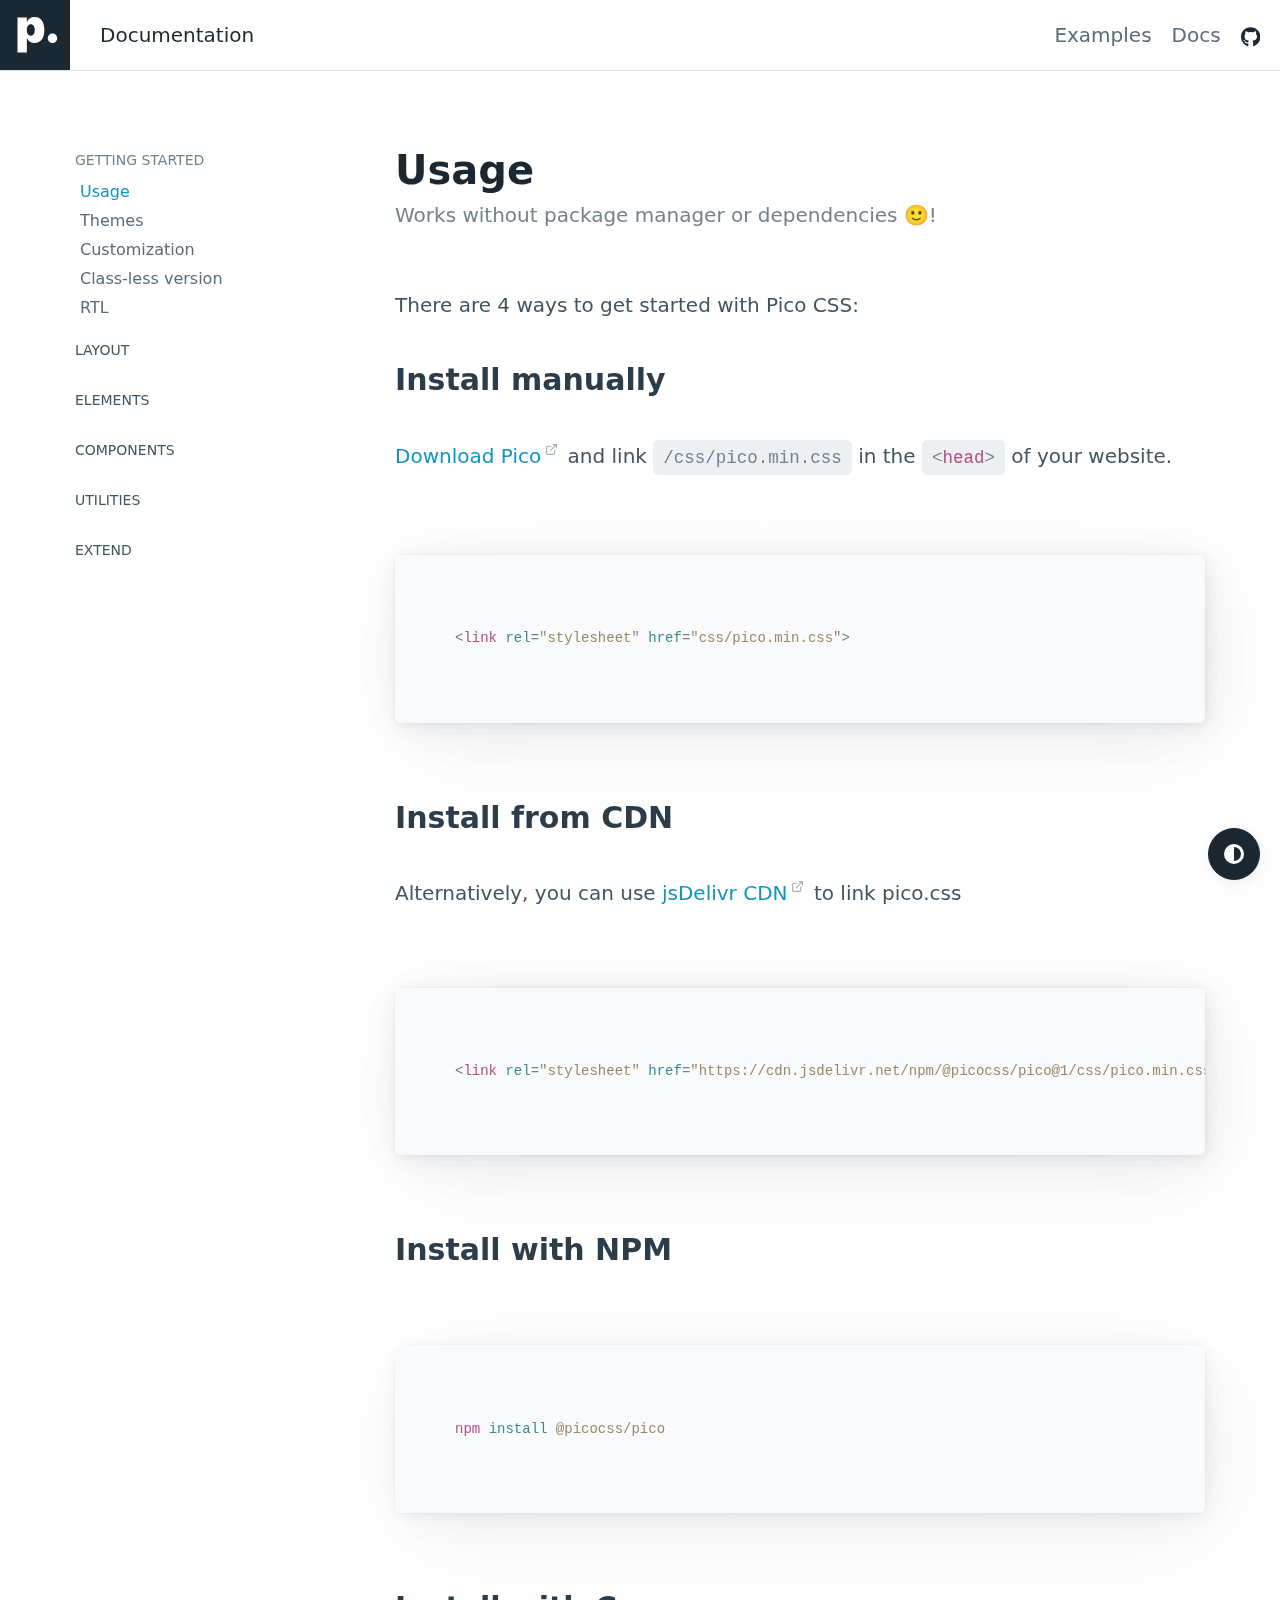
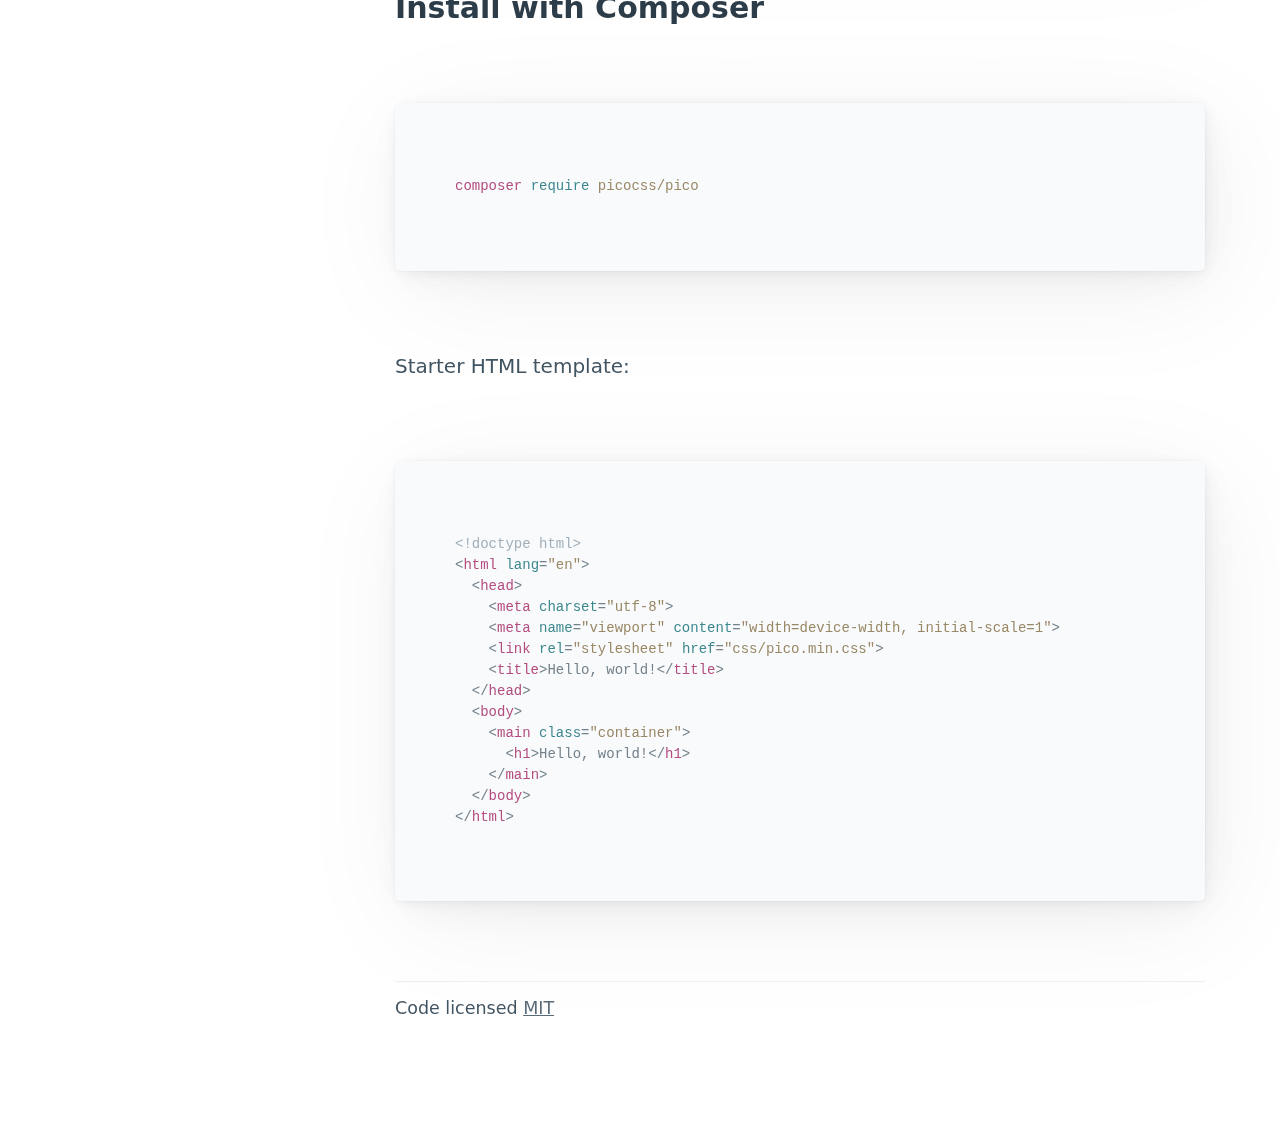
<file: pico-1.5.9/docs/index.html>
<!doctype html><html lang="en"><head><meta charset="utf-8"><meta name="viewport" content="width=device-width,initial-scale=1"><title>Documentation • Pico CSS</title><meta name="description" content="Pico works without package manager or dependencies! There are 4 ways to get started with Pico CSS: manually, from a CDN, with NPM, or with Composer."><link rel="shortcut icon" href="https://picocss.com/favicon.ico"><link rel="stylesheet" href="../css/pico.min.css"><link rel="stylesheet" href="css/pico.docs.min.css"><link rel="canonical" href="https://picocss.com/docs/"></head><body><nav class="container-fluid"><ul><li><a href="https://picocss.com" aria-label="Back home"><svg aria-hidden="true" focusable="false" role="img" xmlns="http://www.w3.org/2000/svg" viewBox="0 0 1000 1000" height="56px"><path fill="currentColor" d="M633.43 429.23c0 118.38-49.76 184.72-138.87 184.72-53 0-92.04-25.37-108.62-67.32h-2.6v203.12H250V249.7h133.67v64.72h2.28c17.24-43.9 55.3-69.92 107-69.92 90.4 0 140.48 66.02 140.48 184.73zm-136.6 0c0-49.76-22.1-81.96-56.9-81.96s-56.9 32.2-57.24 82.28c.33 50.4 22.1 81.63 57.24 81.63 35.12 0 56.9-31.87 56.9-81.95zM682.5 547.5c0-37.32 30.18-67.5 67.5-67.5s67.5 30.18 67.5 67.5S787.32 615 750 615s-67.5-30.18-67.5-67.5z"/></svg></a></li><li>Documentation</li></ul><ul><li><a href="https://picocss.com#examples" class="secondary">Examples</a></li><li><a href="./" class="secondary">Docs</a></li><li><a href="https://github.com/picocss/pico" class="contrast" aria-label="Pico GitHub repository"><svg aria-hidden="true" focusable="false" role="img" xmlns="http://www.w3.org/2000/svg" viewBox="0 0 496 512" height="16px"><path fill="currentColor" d="M165.9 397.4c0 2-2.3 3.6-5.2 3.6-3.3.3-5.6-1.3-5.6-3.6 0-2 2.3-3.6 5.2-3.6 3-.3 5.6 1.3 5.6 3.6zm-31.1-4.5c-.7 2 1.3 4.3 4.3 4.9 2.6 1 5.6 0 6.2-2s-1.3-4.3-4.3-5.2c-2.6-.7-5.5.3-6.2 2.3zm44.2-1.7c-2.9.7-4.9 2.6-4.6 4.9.3 2 2.9 3.3 5.9 2.6 2.9-.7 4.9-2.6 4.6-4.6-.3-1.9-3-3.2-5.9-2.9zM244.8 8C106.1 8 0 113.3 0 252c0 110.9 69.8 205.8 169.5 239.2 12.8 2.3 17.3-5.6 17.3-12.1 0-6.2-.3-40.4-.3-61.4 0 0-70 15-84.7-29.8 0 0-11.4-29.1-27.8-36.6 0 0-22.9-15.7 1.6-15.4 0 0 24.9 2 38.6 25.8 21.9 38.6 58.6 27.5 72.9 20.9 2.3-16 8.8-27.1 16-33.7-55.9-6.2-112.3-14.3-112.3-110.5 0-27.5 7.6-41.3 23.6-58.9-2.6-6.5-11.1-33.3 2.6-67.9 20.9-6.5 69 27 69 27 20-5.6 41.5-8.5 62.8-8.5s42.8 2.9 62.8 8.5c0 0 48.1-33.6 69-27 13.7 34.7 5.2 61.4 2.6 67.9 16 17.7 25.8 31.5 25.8 58.9 0 96.5-58.9 104.2-114.8 110.5 9.2 7.9 17 22.9 17 46.4 0 33.7-.3 75.4-.3 83.6 0 6.5 4.6 14.4 17.3 12.1C428.2 457.8 496 362.9 496 252 496 113.3 383.5 8 244.8 8zM97.2 352.9c-1.3 1-1 3.3.7 5.2 1.6 1.6 3.9 2.3 5.2 1 1.3-1 1-3.3-.7-5.2-1.6-1.6-3.9-2.3-5.2-1zm-10.8-8.1c-.7 1.3.3 2.9 2.3 3.9 1.6 1 3.6.7 4.3-.7.7-1.3-.3-2.9-2.3-3.9-2-.6-3.6-.3-4.3.7zm32.4 35.6c-1.6 1.3-1 4.3 1.3 6.2 2.3 2.3 5.2 2.6 6.5 1 1.3-1.3.7-4.3-1.3-6.2-2.2-2.3-5.2-2.6-6.5-1zm-11.4-14.7c-1.6 1-1.6 3.6 0 5.9 1.6 2.3 4.3 3.3 5.6 2.3 1.6-1.3 1.6-3.9 0-6.2-1.4-2.3-4-3.3-5.6-2z"></path></svg></a></li></ul></nav><main class="container" id="docs"><aside><nav class="closed-on-mobile"><a href="./" class="secondary" id="toggle-docs-navigation"><svg xmlns="http://www.w3.org/2000/svg" class="expand" fill="currentColor" viewBox="0 0 16 16" height="16px"><title>Expand</title><path fill-rule="evenodd" d="M1 8a.5.5 0 0 1 .5-.5h13a.5.5 0 0 1 0 1h-13A.5.5 0 0 1 1 8zM7.646.146a.5.5 0 0 1 .708 0l2 2a.5.5 0 0 1-.708.708L8.5 1.707V5.5a.5.5 0 0 1-1 0V1.707L6.354 2.854a.5.5 0 1 1-.708-.708l2-2zM8 10a.5.5 0 0 1 .5.5v3.793l1.146-1.147a.5.5 0 0 1 .708.708l-2 2a.5.5 0 0 1-.708 0l-2-2a.5.5 0 0 1 .708-.708L7.5 14.293V10.5A.5.5 0 0 1 8 10z"></path></svg> <svg xmlns="http://www.w3.org/2000/svg" class="collapse" fill="currentColor" viewBox="0 0 16 16" height="16px"><title>Collapse</title><path fill-rule="evenodd" d="M1 8a.5.5 0 0 1 .5-.5h13a.5.5 0 0 1 0 1h-13A.5.5 0 0 1 1 8zm7-8a.5.5 0 0 1 .5.5v3.793l1.146-1.147a.5.5 0 0 1 .708.708l-2 2a.5.5 0 0 1-.708 0l-2-2a.5.5 0 1 1 .708-.708L7.5 4.293V.5A.5.5 0 0 1 8 0zm-.5 11.707l-1.146 1.147a.5.5 0 0 1-.708-.708l2-2a.5.5 0 0 1 .708 0l2 2a.5.5 0 0 1-.708.708L8.5 11.707V15.5a.5.5 0 0 1-1 0v-3.793z"></path></svg> Table of contents</a><details><summary>Getting started</summary><ul><li><a href="./" id="start-link" class="secondary">Usage</a></li><li><a href="./themes.html" id="themes-link" class="secondary">Themes</a></li><li><a href="./customization.html" id="customization-link" class="secondary">Customization</a></li><li><a href="./classless.html" id="classless-link" class="secondary">Class-less version</a></li><li><a href="./rtl.html" id="rtl-link" class="secondary">RTL</a></li></ul></details><details><summary>Layout</summary><ul><li><a href="./containers.html" id="containers-link" class="secondary">Containers</a></li><li><a href="./grid.html" id="grid-link" class="secondary">Grid</a></li><li><a href="./scroller.html" id="scroller-link" class="secondary">Horizontal scroller</a></li></ul></details><details><summary>Elements</summary><ul><li><a href="./typography.html" id="typography-link" class="secondary">Typography</a></li><li><a href="./buttons.html" id="buttons-link" class="secondary">Buttons</a></li><li><a href="./forms.html" id="forms-link" class="secondary">Forms</a></li><li><a href="./tables.html" id="tables-link" class="secondary">Tables</a></li></ul></details><details><summary>Components</summary><ul><li><a href="./accordions.html" id="accordions-link" class="secondary">Accordions</a></li><li><a href="./cards.html" id="cards-link" class="secondary">Cards</a></li><li><a href="./dropdowns.html" id="dropdowns-link" class="secondary">Dropdowns</a></li><li><a href="./modal.html" id="modal-link" class="secondary">Modal</a></li><li><a href="./navs.html" id="navs-link" class="secondary">Navs</a></li><li><a href="./progress.html" id="progress-link" class="secondary">Progress</a></li></ul></details><details><summary>Utilities</summary><ul><li><a href="./loading.html" id="loading-link" class="secondary">Loading</a></li><li><a href="./tooltips.html" id="tooltips-link" class="secondary">Tooltips</a></li></ul></details><details><summary>Extend</summary><ul><li><a href="./we-love-classes.html" id="we-love-classes-link" class="secondary">We love .classes</a></li></ul></details></nav><script>const activeLink=document.querySelector("aside a#start-link"),parentAccordion=activeLink.closest("details");activeLink.setAttribute("aria-current","page"),parentAccordion.setAttribute("open","true")</script></aside><div role="document"><section id="start"><hgroup><h1>Usage</h1><h2>Works without package manager or dependencies 🙂!</h2></hgroup><p>There are 4 ways to get started with Pico CSS:</p><h3>Install manually</h3><p><a href="https://github.com/picocss/pico/archive/refs/tags/v1.5.9.zip">Download Pico</a> and link <code>/css/pico.min.css</code> in the <code>&lt;<b>head</b>&gt;</code> of your website.</p><pre><code>&lt;<b>link</b> <i>rel</i>=<u>"stylesheet"</u> <i>href</i>=<u>"css/pico.min.css"</u>&gt;</code></pre><h3>Install from CDN</h3><p>Alternatively, you can use <a href="https://www.jsdelivr.com/package/npm/@picocss/pico">jsDelivr CDN</a> to link pico.css</p><pre><code>&lt;<b>link</b> <i>rel</i>=<u>"stylesheet"</u> <i>href</i>=<u>"https://cdn.jsdelivr.net/npm/@picocss/pico@1/css/pico.min.css"</u>&gt;</code></pre><h3>Install with NPM</h3><pre><code><b>npm</b> <i>install</i> <u>@picocss/pico</u></code></pre><h3>Install with Composer</h3><pre><code><b>composer</b> <i>require</i> <u>picocss/pico</u></code></pre><p>Starter HTML template:</p><pre><code><em>&lt;!doctype html&gt;</em>
&lt;<b>html</b> <i>lang</i>=<u>"en"</u>&gt;
  &lt;<b>head</b>&gt;
    &lt;<b>meta</b> <i>charset</i>=<u>"utf-8"</u>&gt;
    &lt;<b>meta</b> <i>name</i>=<u>"viewport"</u> <i>content</i>=<u>"width=device-width, initial-scale=1"</u>&gt;
    &lt;<b>link</b> <i>rel</i>=<u>"stylesheet"</u> <i>href</i>=<u>"css/pico.min.css"</u>&gt;
    &lt;<b>title</b>>Hello, world!&lt;/<b>title</b>&gt;
  &lt;/<b>head</b>&gt;
  &lt;<b>body</b>&gt;
    &lt;<b>main</b> <i>class</i>=<u>"container"</u>&gt;
      &lt;<b>h1</b>&gt;Hello, world!&lt;/<b>h1</b>&gt;
    &lt;/<b>main</b>&gt;
  &lt;/<b>body</b>&gt;
&lt;/<b>html</b>&gt;</code></pre></section><footer><hr><p><small>Code licensed <a href="https://github.com/picocss/pico/blob/master/LICENSE.md" class="secondary">MIT</a></small></p></footer></div></main><script src="js/commons.min.js"></script></body></html>
</file>
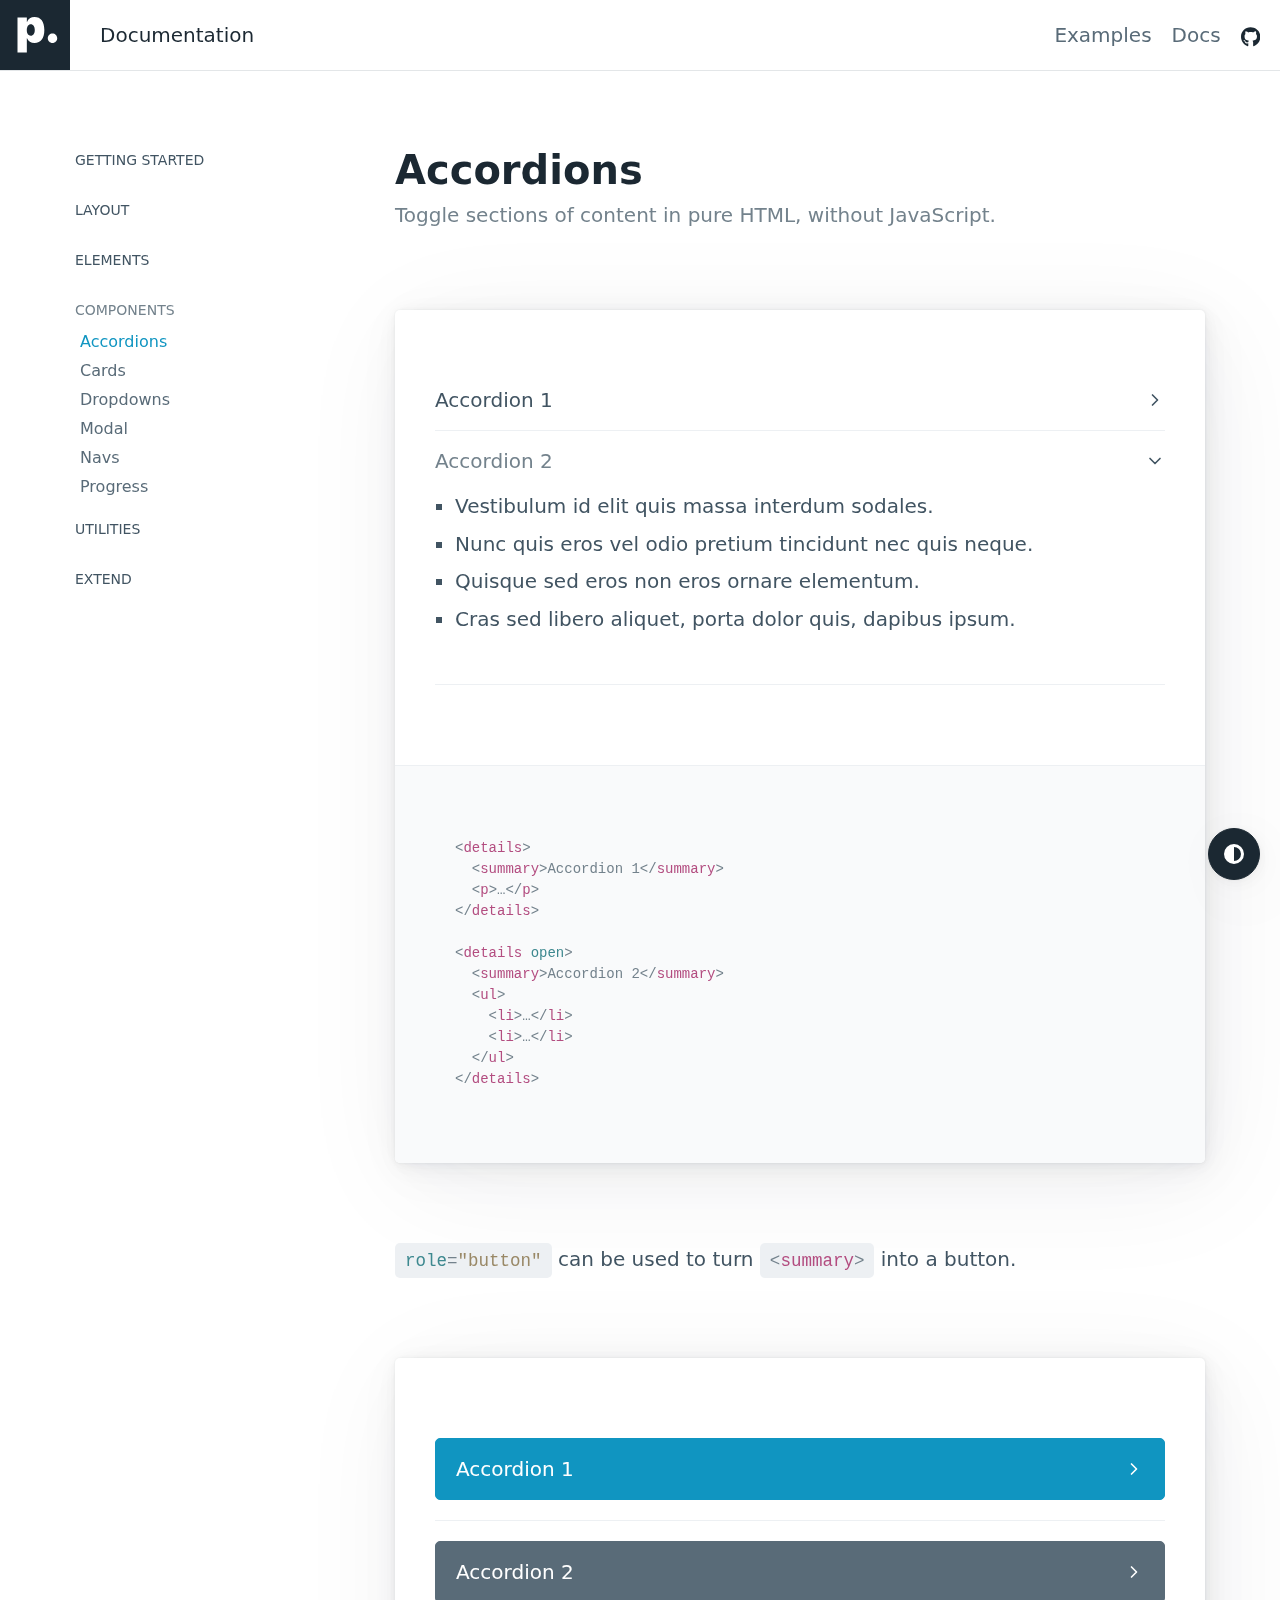
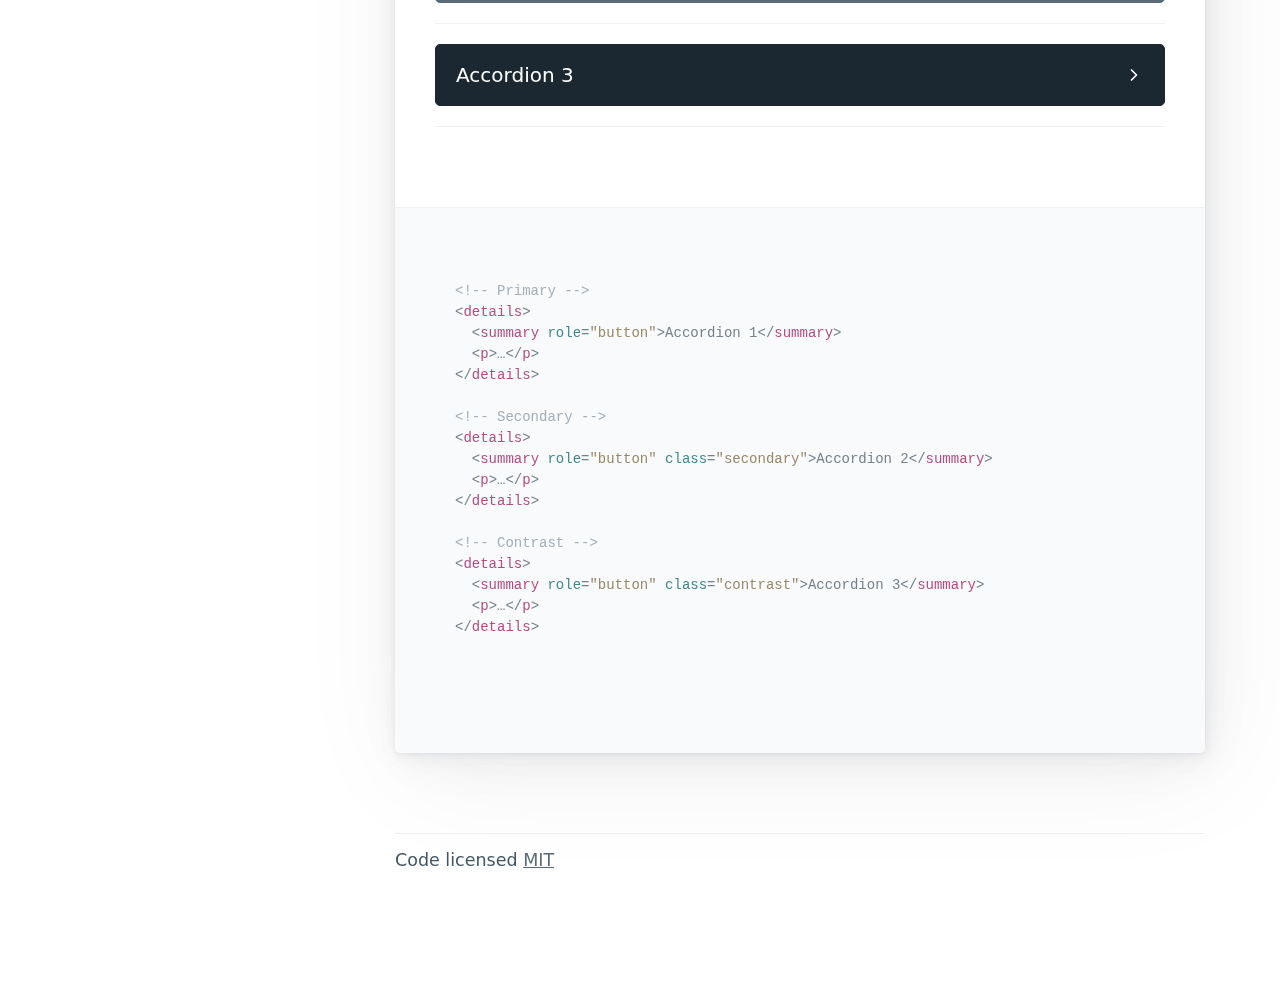
<file: pico-1.5.9/docs/accordions.html>
<!doctype html><html lang="en"><head><meta charset="utf-8"><meta name="viewport" content="width=device-width,initial-scale=1"><title>Accordions • Pico CSS</title><meta name="description" content="Toggle sections of content in pure HTML, without JavaScript."><link rel="shortcut icon" href="https://picocss.com/favicon.ico"><link rel="stylesheet" href="../css/pico.min.css"><link rel="stylesheet" href="css/pico.docs.min.css"><link rel="canonical" href="https://picocss.com/docs/accordions.html"></head><body><nav class="container-fluid"><ul><li><a href="https://picocss.com" aria-label="Back home"><svg aria-hidden="true" focusable="false" role="img" xmlns="http://www.w3.org/2000/svg" viewBox="0 0 1000 1000" height="56px"><path fill="currentColor" d="M633.43 429.23c0 118.38-49.76 184.72-138.87 184.72-53 0-92.04-25.37-108.62-67.32h-2.6v203.12H250V249.7h133.67v64.72h2.28c17.24-43.9 55.3-69.92 107-69.92 90.4 0 140.48 66.02 140.48 184.73zm-136.6 0c0-49.76-22.1-81.96-56.9-81.96s-56.9 32.2-57.24 82.28c.33 50.4 22.1 81.63 57.24 81.63 35.12 0 56.9-31.87 56.9-81.95zM682.5 547.5c0-37.32 30.18-67.5 67.5-67.5s67.5 30.18 67.5 67.5S787.32 615 750 615s-67.5-30.18-67.5-67.5z"/></svg></a></li><li>Documentation</li></ul><ul><li><a href="https://picocss.com#examples" class="secondary">Examples</a></li><li><a href="./" class="secondary">Docs</a></li><li><a href="https://github.com/picocss/pico" class="contrast" aria-label="Pico GitHub repository"><svg aria-hidden="true" focusable="false" role="img" xmlns="http://www.w3.org/2000/svg" viewBox="0 0 496 512" height="16px"><path fill="currentColor" d="M165.9 397.4c0 2-2.3 3.6-5.2 3.6-3.3.3-5.6-1.3-5.6-3.6 0-2 2.3-3.6 5.2-3.6 3-.3 5.6 1.3 5.6 3.6zm-31.1-4.5c-.7 2 1.3 4.3 4.3 4.9 2.6 1 5.6 0 6.2-2s-1.3-4.3-4.3-5.2c-2.6-.7-5.5.3-6.2 2.3zm44.2-1.7c-2.9.7-4.9 2.6-4.6 4.9.3 2 2.9 3.3 5.9 2.6 2.9-.7 4.9-2.6 4.6-4.6-.3-1.9-3-3.2-5.9-2.9zM244.8 8C106.1 8 0 113.3 0 252c0 110.9 69.8 205.8 169.5 239.2 12.8 2.3 17.3-5.6 17.3-12.1 0-6.2-.3-40.4-.3-61.4 0 0-70 15-84.7-29.8 0 0-11.4-29.1-27.8-36.6 0 0-22.9-15.7 1.6-15.4 0 0 24.9 2 38.6 25.8 21.9 38.6 58.6 27.5 72.9 20.9 2.3-16 8.8-27.1 16-33.7-55.9-6.2-112.3-14.3-112.3-110.5 0-27.5 7.6-41.3 23.6-58.9-2.6-6.5-11.1-33.3 2.6-67.9 20.9-6.5 69 27 69 27 20-5.6 41.5-8.5 62.8-8.5s42.8 2.9 62.8 8.5c0 0 48.1-33.6 69-27 13.7 34.7 5.2 61.4 2.6 67.9 16 17.7 25.8 31.5 25.8 58.9 0 96.5-58.9 104.2-114.8 110.5 9.2 7.9 17 22.9 17 46.4 0 33.7-.3 75.4-.3 83.6 0 6.5 4.6 14.4 17.3 12.1C428.2 457.8 496 362.9 496 252 496 113.3 383.5 8 244.8 8zM97.2 352.9c-1.3 1-1 3.3.7 5.2 1.6 1.6 3.9 2.3 5.2 1 1.3-1 1-3.3-.7-5.2-1.6-1.6-3.9-2.3-5.2-1zm-10.8-8.1c-.7 1.3.3 2.9 2.3 3.9 1.6 1 3.6.7 4.3-.7.7-1.3-.3-2.9-2.3-3.9-2-.6-3.6-.3-4.3.7zm32.4 35.6c-1.6 1.3-1 4.3 1.3 6.2 2.3 2.3 5.2 2.6 6.5 1 1.3-1.3.7-4.3-1.3-6.2-2.2-2.3-5.2-2.6-6.5-1zm-11.4-14.7c-1.6 1-1.6 3.6 0 5.9 1.6 2.3 4.3 3.3 5.6 2.3 1.6-1.3 1.6-3.9 0-6.2-1.4-2.3-4-3.3-5.6-2z"></path></svg></a></li></ul></nav><main class="container" id="docs"><aside><nav class="closed-on-mobile"><a href="./" class="secondary" id="toggle-docs-navigation"><svg xmlns="http://www.w3.org/2000/svg" class="expand" fill="currentColor" viewBox="0 0 16 16" height="16px"><title>Expand</title><path fill-rule="evenodd" d="M1 8a.5.5 0 0 1 .5-.5h13a.5.5 0 0 1 0 1h-13A.5.5 0 0 1 1 8zM7.646.146a.5.5 0 0 1 .708 0l2 2a.5.5 0 0 1-.708.708L8.5 1.707V5.5a.5.5 0 0 1-1 0V1.707L6.354 2.854a.5.5 0 1 1-.708-.708l2-2zM8 10a.5.5 0 0 1 .5.5v3.793l1.146-1.147a.5.5 0 0 1 .708.708l-2 2a.5.5 0 0 1-.708 0l-2-2a.5.5 0 0 1 .708-.708L7.5 14.293V10.5A.5.5 0 0 1 8 10z"></path></svg> <svg xmlns="http://www.w3.org/2000/svg" class="collapse" fill="currentColor" viewBox="0 0 16 16" height="16px"><title>Collapse</title><path fill-rule="evenodd" d="M1 8a.5.5 0 0 1 .5-.5h13a.5.5 0 0 1 0 1h-13A.5.5 0 0 1 1 8zm7-8a.5.5 0 0 1 .5.5v3.793l1.146-1.147a.5.5 0 0 1 .708.708l-2 2a.5.5 0 0 1-.708 0l-2-2a.5.5 0 1 1 .708-.708L7.5 4.293V.5A.5.5 0 0 1 8 0zm-.5 11.707l-1.146 1.147a.5.5 0 0 1-.708-.708l2-2a.5.5 0 0 1 .708 0l2 2a.5.5 0 0 1-.708.708L8.5 11.707V15.5a.5.5 0 0 1-1 0v-3.793z"></path></svg> Table of contents</a><details><summary>Getting started</summary><ul><li><a href="./" id="start-link" class="secondary">Usage</a></li><li><a href="./themes.html" id="themes-link" class="secondary">Themes</a></li><li><a href="./customization.html" id="customization-link" class="secondary">Customization</a></li><li><a href="./classless.html" id="classless-link" class="secondary">Class-less version</a></li><li><a href="./rtl.html" id="rtl-link" class="secondary">RTL</a></li></ul></details><details><summary>Layout</summary><ul><li><a href="./containers.html" id="containers-link" class="secondary">Containers</a></li><li><a href="./grid.html" id="grid-link" class="secondary">Grid</a></li><li><a href="./scroller.html" id="scroller-link" class="secondary">Horizontal scroller</a></li></ul></details><details><summary>Elements</summary><ul><li><a href="./typography.html" id="typography-link" class="secondary">Typography</a></li><li><a href="./buttons.html" id="buttons-link" class="secondary">Buttons</a></li><li><a href="./forms.html" id="forms-link" class="secondary">Forms</a></li><li><a href="./tables.html" id="tables-link" class="secondary">Tables</a></li></ul></details><details><summary>Components</summary><ul><li><a href="./accordions.html" id="accordions-link" class="secondary">Accordions</a></li><li><a href="./cards.html" id="cards-link" class="secondary">Cards</a></li><li><a href="./dropdowns.html" id="dropdowns-link" class="secondary">Dropdowns</a></li><li><a href="./modal.html" id="modal-link" class="secondary">Modal</a></li><li><a href="./navs.html" id="navs-link" class="secondary">Navs</a></li><li><a href="./progress.html" id="progress-link" class="secondary">Progress</a></li></ul></details><details><summary>Utilities</summary><ul><li><a href="./loading.html" id="loading-link" class="secondary">Loading</a></li><li><a href="./tooltips.html" id="tooltips-link" class="secondary">Tooltips</a></li></ul></details><details><summary>Extend</summary><ul><li><a href="./we-love-classes.html" id="we-love-classes-link" class="secondary">We love .classes</a></li></ul></details></nav><script>const activeLink=document.querySelector("aside a#accordions-link"),parentAccordion=activeLink.closest("details");activeLink.setAttribute("aria-current","page"),parentAccordion.setAttribute("open","true")</script></aside><div role="document"><section id="accordions"><hgroup><h1>Accordions</h1><h2>Toggle sections of content in pure HTML, without JavaScript.</h2></hgroup><article aria-label="Accordions examples"><details><summary>Accordion 1</summary><p>Lorem ipsum dolor sit amet, consectetur adipiscing elit. Pellentesque urna diam, tincidunt nec porta sed, auctor id velit. Etiam venenatis nisl ut orci consequat, vitae tempus quam commodo. Nulla non mauris ipsum. Aliquam eu posuere orci. Nulla convallis lectus rutrum quam hendrerit, in facilisis elit sollicitudin. Mauris pulvinar pulvinar mi, dictum tristique elit auctor quis. Maecenas ac ipsum ultrices, porta turpis sit amet, congue turpis.</p></details><details open><summary>Accordion 2</summary><ul><li>Vestibulum id elit quis massa interdum sodales.</li><li>Nunc quis eros vel odio pretium tincidunt nec quis neque.</li><li>Quisque sed eros non eros ornare elementum.</li><li>Cras sed libero aliquet, porta dolor quis, dapibus ipsum.</li></ul></details><footer class="code"><pre><code>&lt;<b>details</b>&gt;
  &lt;<b>summary</b>&gt;Accordion 1&lt;/<b>summary</b>&gt;
  &lt;<b>p</b>&gt;…&lt;/<b>p</b>&gt;
&lt;/<b>details</b>&gt;

&lt;<b>details</b> <i>open</i>&gt;
  &lt;<b>summary</b>&gt;Accordion 2&lt;/<b>summary</b>&gt;
  &lt;<b>ul</b>&gt;
    &lt;<b>li</b>&gt;…&lt;/<b>li</b>&gt;
    &lt;<b>li</b>&gt;…&lt;/<b>li</b>&gt;
  &lt;/<b>ul</b>&gt;
&lt;/<b>details</b>&gt;</code></pre></footer></article><p><code><i>role</i>=<u>"button"</u></code> can be used to turn <code>&lt;<b>summary</b>&gt;</code> into a button.</p><article aria-label="Accordions buttons examples"><details><summary role="button">Accordion 1</summary><p>Aenean vestibulum nunc at libero congue, eu pretium nulla viverra. Fusce sed ex at est egestas vehicula. Integer sit amet lectus mi. Duis ut viverra mauris, at laoreet enim.</p></details><details><summary role="button" class="secondary">Accordion 2</summary><p>Quisque porta dictum ipsum nec vestibulum. Suspendisse non mi ac tellus scelerisque egestas. Sed vel nisi laoreet, rhoncus urna quis, luctus risus. Donec vitae molestie felis.</p></details><details><summary role="button" class="contrast">Accordion 3</summary><p>Praesent quam ipsum, condimentum non augue at, porttitor interdum tellus. Curabitur ultrices consectetur leo, a placerat mauris malesuada et. In quis varius risus.</p></details><footer class="code"><pre><code><em>&lt;!-- Primary --&gt;</em>
&lt;<b>details</b>&gt;
  &lt;<b>summary</b> <i>role</i>=<u>"button"</u>&gt;Accordion 1&lt;/<b>summary</b>&gt;
  &lt;<b>p</b>&gt;…&lt;/<b>p</b>&gt;
&lt;/<b>details</b>&gt;

<em>&lt;!-- Secondary --&gt;</em>
&lt;<b>details</b>&gt;
  &lt;<b>summary</b> <i>role</i>=<u>"button"</u> <i>class</i>=<u>"secondary"</u>&gt;Accordion 2&lt;/<b>summary</b>&gt;
  &lt;<b>p</b>&gt;…&lt;/<b>p</b>&gt;
&lt;/<b>details</b>&gt;

<em>&lt;!-- Contrast --&gt;</em>
&lt;<b>details</b>&gt;
  &lt;<b>summary</b> <i>role</i>=<u>"button"</u> <i>class</i>=<u>"contrast"</u>&gt;Accordion 3&lt;/<b>summary</b>&gt;
  &lt;<b>p</b>&gt;…&lt;/<b>p</b>&gt;
&lt;/<b>details</b>&gt;

            </code></pre></footer></article></section><footer><hr><p><small>Code licensed <a href="https://github.com/picocss/pico/blob/master/LICENSE.md" class="secondary">MIT</a></small></p></footer></div></main><script src="js/commons.min.js"></script></body></html>
</file>
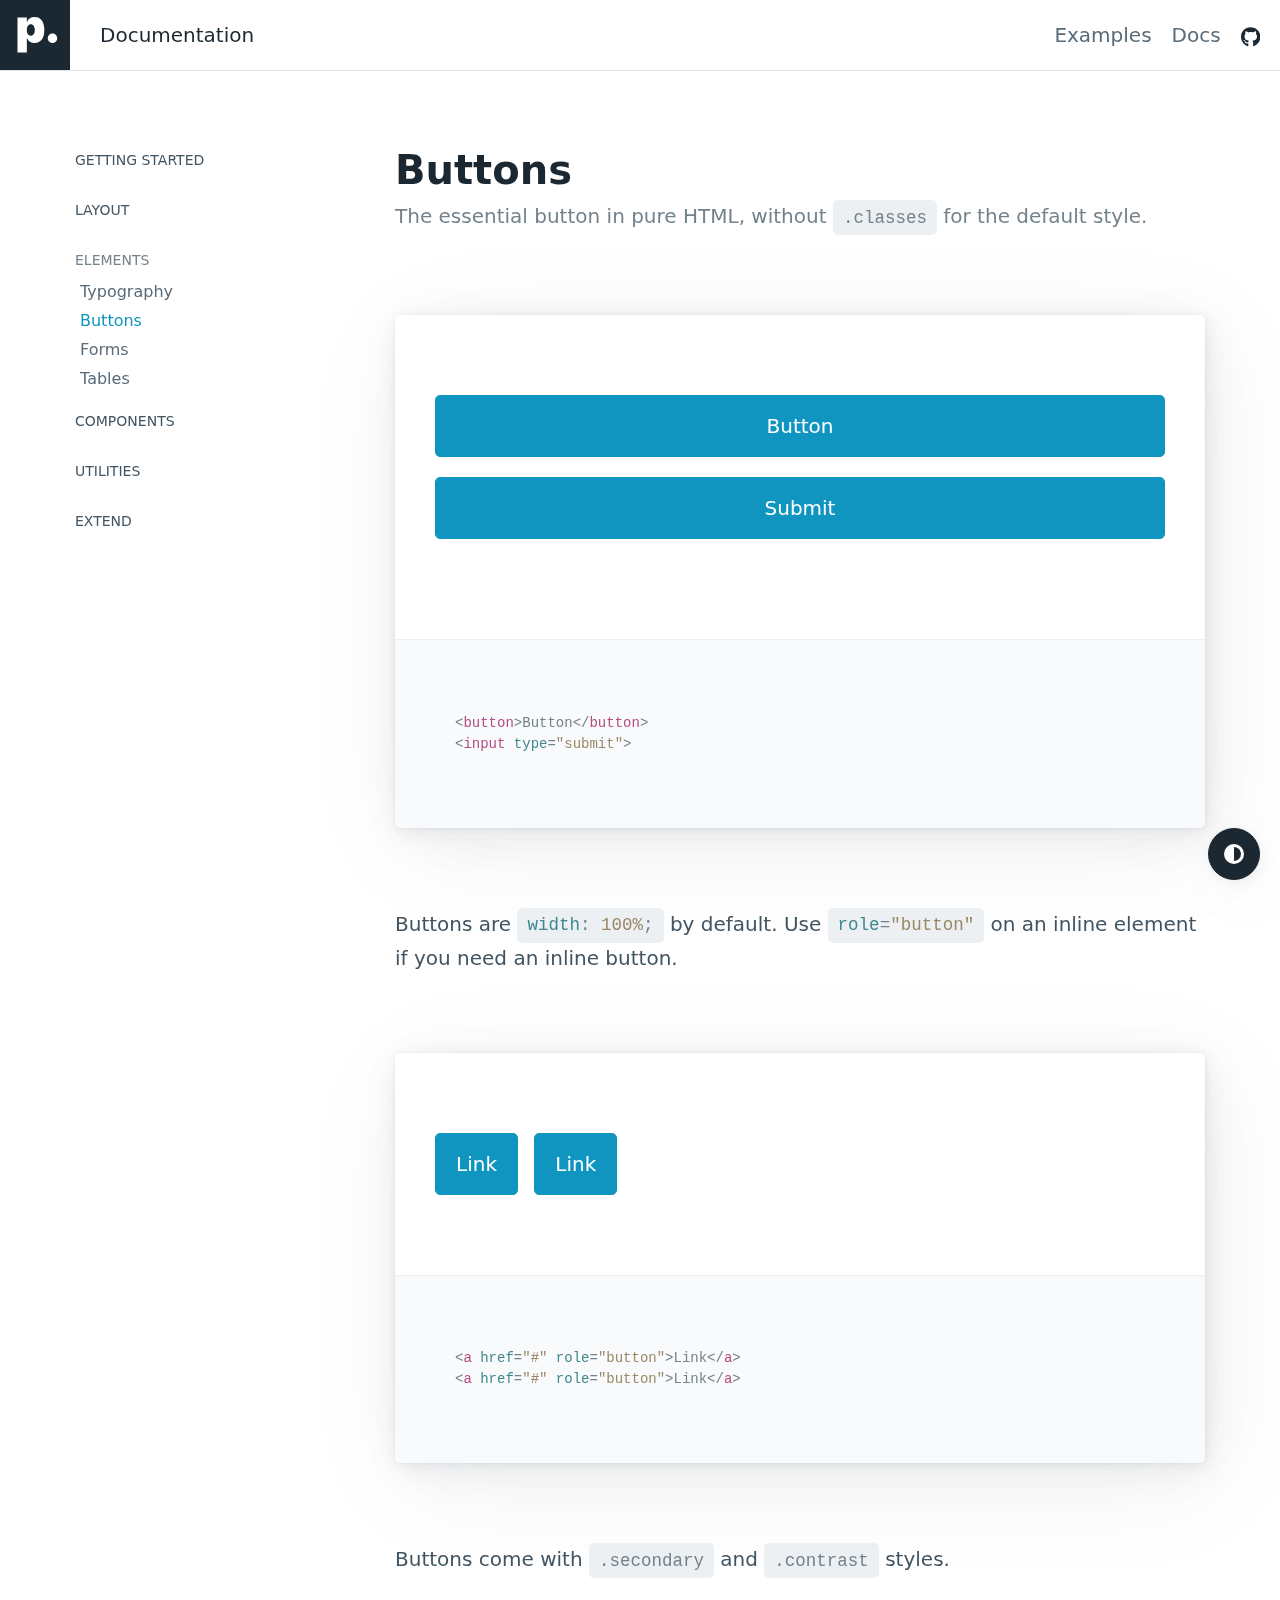
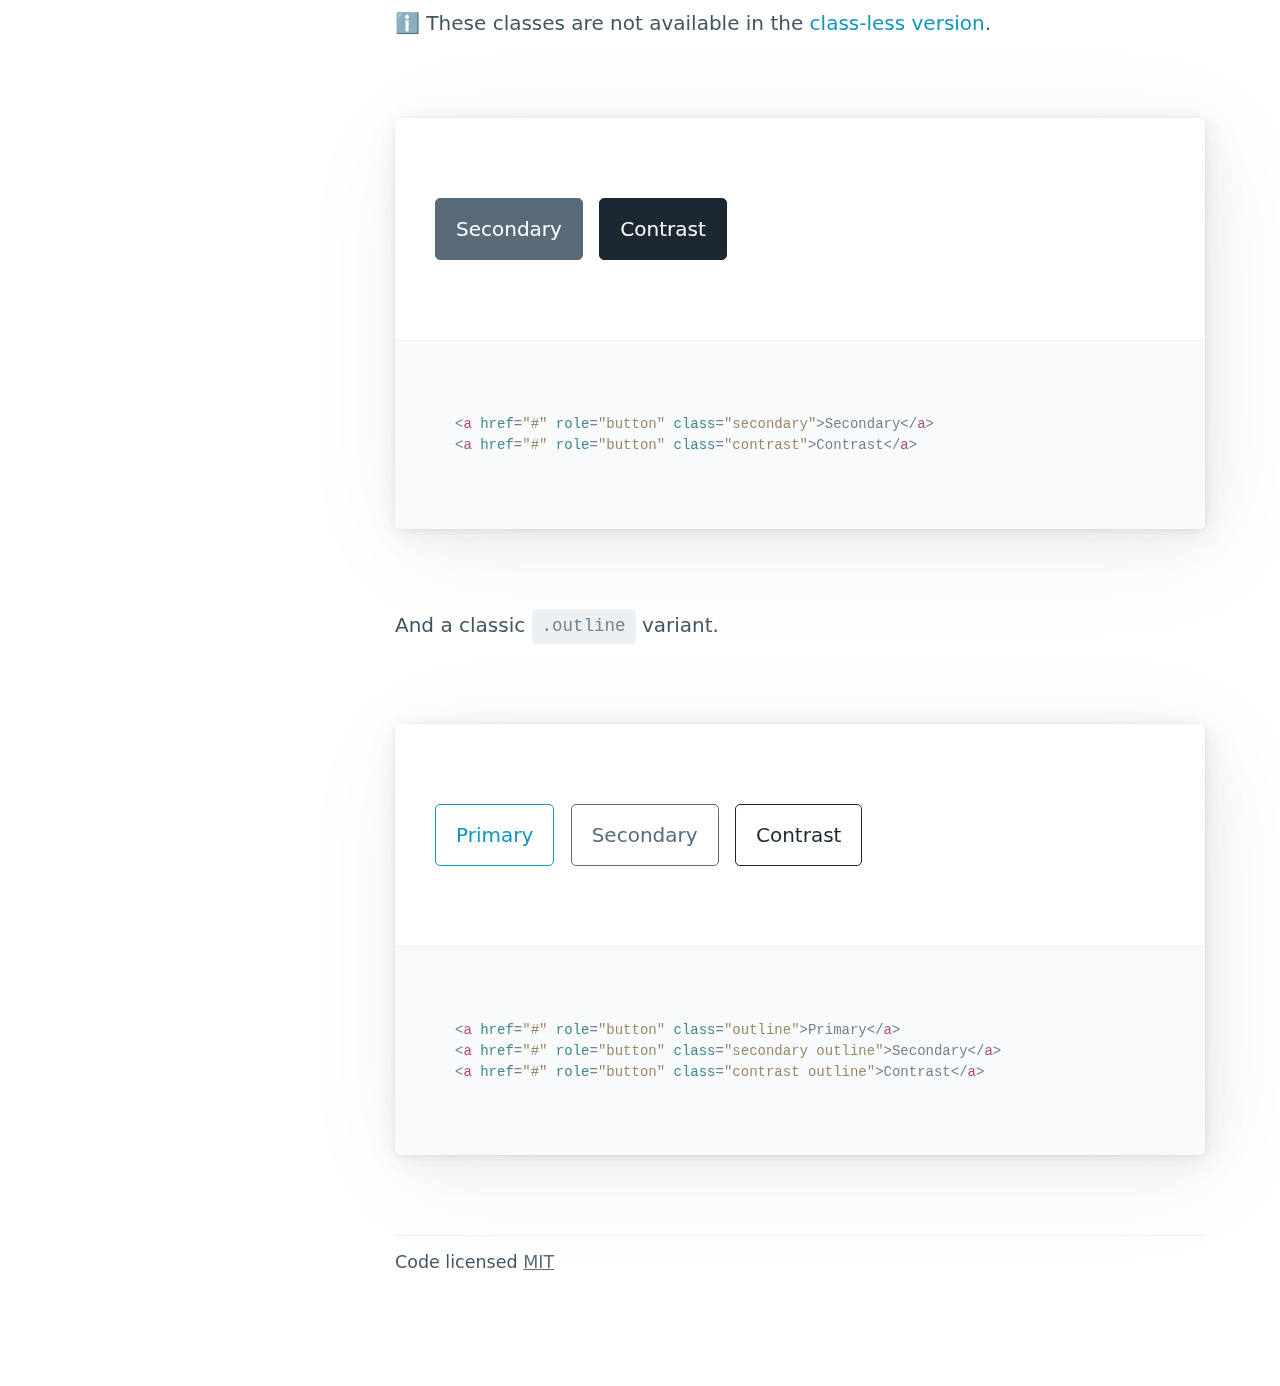
<file: pico-1.5.9/docs/buttons.html>
<!doctype html><html lang="en"><head><meta charset="utf-8"><meta name="viewport" content="width=device-width,initial-scale=1"><title>Buttons • Pico CSS</title><meta name="description" content="The essential button in pure HTML, without .classes for the default style."><link rel="shortcut icon" href="https://picocss.com/favicon.ico"><link rel="stylesheet" href="../css/pico.min.css"><link rel="stylesheet" href="css/pico.docs.min.css"><link rel="canonical" href="https://picocss.com/docs/buttons.html"></head><body><nav class="container-fluid"><ul><li><a href="https://picocss.com" aria-label="Back home"><svg aria-hidden="true" focusable="false" role="img" xmlns="http://www.w3.org/2000/svg" viewBox="0 0 1000 1000" height="56px"><path fill="currentColor" d="M633.43 429.23c0 118.38-49.76 184.72-138.87 184.72-53 0-92.04-25.37-108.62-67.32h-2.6v203.12H250V249.7h133.67v64.72h2.28c17.24-43.9 55.3-69.92 107-69.92 90.4 0 140.48 66.02 140.48 184.73zm-136.6 0c0-49.76-22.1-81.96-56.9-81.96s-56.9 32.2-57.24 82.28c.33 50.4 22.1 81.63 57.24 81.63 35.12 0 56.9-31.87 56.9-81.95zM682.5 547.5c0-37.32 30.18-67.5 67.5-67.5s67.5 30.18 67.5 67.5S787.32 615 750 615s-67.5-30.18-67.5-67.5z"/></svg></a></li><li>Documentation</li></ul><ul><li><a href="https://picocss.com#examples" class="secondary">Examples</a></li><li><a href="./" class="secondary">Docs</a></li><li><a href="https://github.com/picocss/pico" class="contrast" aria-label="Pico GitHub repository"><svg aria-hidden="true" focusable="false" role="img" xmlns="http://www.w3.org/2000/svg" viewBox="0 0 496 512" height="16px"><path fill="currentColor" d="M165.9 397.4c0 2-2.3 3.6-5.2 3.6-3.3.3-5.6-1.3-5.6-3.6 0-2 2.3-3.6 5.2-3.6 3-.3 5.6 1.3 5.6 3.6zm-31.1-4.5c-.7 2 1.3 4.3 4.3 4.9 2.6 1 5.6 0 6.2-2s-1.3-4.3-4.3-5.2c-2.6-.7-5.5.3-6.2 2.3zm44.2-1.7c-2.9.7-4.9 2.6-4.6 4.9.3 2 2.9 3.3 5.9 2.6 2.9-.7 4.9-2.6 4.6-4.6-.3-1.9-3-3.2-5.9-2.9zM244.8 8C106.1 8 0 113.3 0 252c0 110.9 69.8 205.8 169.5 239.2 12.8 2.3 17.3-5.6 17.3-12.1 0-6.2-.3-40.4-.3-61.4 0 0-70 15-84.7-29.8 0 0-11.4-29.1-27.8-36.6 0 0-22.9-15.7 1.6-15.4 0 0 24.9 2 38.6 25.8 21.9 38.6 58.6 27.5 72.9 20.9 2.3-16 8.8-27.1 16-33.7-55.9-6.2-112.3-14.3-112.3-110.5 0-27.5 7.6-41.3 23.6-58.9-2.6-6.5-11.1-33.3 2.6-67.9 20.9-6.5 69 27 69 27 20-5.6 41.5-8.5 62.8-8.5s42.8 2.9 62.8 8.5c0 0 48.1-33.6 69-27 13.7 34.7 5.2 61.4 2.6 67.9 16 17.7 25.8 31.5 25.8 58.9 0 96.5-58.9 104.2-114.8 110.5 9.2 7.9 17 22.9 17 46.4 0 33.7-.3 75.4-.3 83.6 0 6.5 4.6 14.4 17.3 12.1C428.2 457.8 496 362.9 496 252 496 113.3 383.5 8 244.8 8zM97.2 352.9c-1.3 1-1 3.3.7 5.2 1.6 1.6 3.9 2.3 5.2 1 1.3-1 1-3.3-.7-5.2-1.6-1.6-3.9-2.3-5.2-1zm-10.8-8.1c-.7 1.3.3 2.9 2.3 3.9 1.6 1 3.6.7 4.3-.7.7-1.3-.3-2.9-2.3-3.9-2-.6-3.6-.3-4.3.7zm32.4 35.6c-1.6 1.3-1 4.3 1.3 6.2 2.3 2.3 5.2 2.6 6.5 1 1.3-1.3.7-4.3-1.3-6.2-2.2-2.3-5.2-2.6-6.5-1zm-11.4-14.7c-1.6 1-1.6 3.6 0 5.9 1.6 2.3 4.3 3.3 5.6 2.3 1.6-1.3 1.6-3.9 0-6.2-1.4-2.3-4-3.3-5.6-2z"></path></svg></a></li></ul></nav><main class="container" id="docs"><aside><nav class="closed-on-mobile"><a href="./" class="secondary" id="toggle-docs-navigation"><svg xmlns="http://www.w3.org/2000/svg" class="expand" fill="currentColor" viewBox="0 0 16 16" height="16px"><title>Expand</title><path fill-rule="evenodd" d="M1 8a.5.5 0 0 1 .5-.5h13a.5.5 0 0 1 0 1h-13A.5.5 0 0 1 1 8zM7.646.146a.5.5 0 0 1 .708 0l2 2a.5.5 0 0 1-.708.708L8.5 1.707V5.5a.5.5 0 0 1-1 0V1.707L6.354 2.854a.5.5 0 1 1-.708-.708l2-2zM8 10a.5.5 0 0 1 .5.5v3.793l1.146-1.147a.5.5 0 0 1 .708.708l-2 2a.5.5 0 0 1-.708 0l-2-2a.5.5 0 0 1 .708-.708L7.5 14.293V10.5A.5.5 0 0 1 8 10z"></path></svg> <svg xmlns="http://www.w3.org/2000/svg" class="collapse" fill="currentColor" viewBox="0 0 16 16" height="16px"><title>Collapse</title><path fill-rule="evenodd" d="M1 8a.5.5 0 0 1 .5-.5h13a.5.5 0 0 1 0 1h-13A.5.5 0 0 1 1 8zm7-8a.5.5 0 0 1 .5.5v3.793l1.146-1.147a.5.5 0 0 1 .708.708l-2 2a.5.5 0 0 1-.708 0l-2-2a.5.5 0 1 1 .708-.708L7.5 4.293V.5A.5.5 0 0 1 8 0zm-.5 11.707l-1.146 1.147a.5.5 0 0 1-.708-.708l2-2a.5.5 0 0 1 .708 0l2 2a.5.5 0 0 1-.708.708L8.5 11.707V15.5a.5.5 0 0 1-1 0v-3.793z"></path></svg> Table of contents</a><details><summary>Getting started</summary><ul><li><a href="./" id="start-link" class="secondary">Usage</a></li><li><a href="./themes.html" id="themes-link" class="secondary">Themes</a></li><li><a href="./customization.html" id="customization-link" class="secondary">Customization</a></li><li><a href="./classless.html" id="classless-link" class="secondary">Class-less version</a></li><li><a href="./rtl.html" id="rtl-link" class="secondary">RTL</a></li></ul></details><details><summary>Layout</summary><ul><li><a href="./containers.html" id="containers-link" class="secondary">Containers</a></li><li><a href="./grid.html" id="grid-link" class="secondary">Grid</a></li><li><a href="./scroller.html" id="scroller-link" class="secondary">Horizontal scroller</a></li></ul></details><details><summary>Elements</summary><ul><li><a href="./typography.html" id="typography-link" class="secondary">Typography</a></li><li><a href="./buttons.html" id="buttons-link" class="secondary">Buttons</a></li><li><a href="./forms.html" id="forms-link" class="secondary">Forms</a></li><li><a href="./tables.html" id="tables-link" class="secondary">Tables</a></li></ul></details><details><summary>Components</summary><ul><li><a href="./accordions.html" id="accordions-link" class="secondary">Accordions</a></li><li><a href="./cards.html" id="cards-link" class="secondary">Cards</a></li><li><a href="./dropdowns.html" id="dropdowns-link" class="secondary">Dropdowns</a></li><li><a href="./modal.html" id="modal-link" class="secondary">Modal</a></li><li><a href="./navs.html" id="navs-link" class="secondary">Navs</a></li><li><a href="./progress.html" id="progress-link" class="secondary">Progress</a></li></ul></details><details><summary>Utilities</summary><ul><li><a href="./loading.html" id="loading-link" class="secondary">Loading</a></li><li><a href="./tooltips.html" id="tooltips-link" class="secondary">Tooltips</a></li></ul></details><details><summary>Extend</summary><ul><li><a href="./we-love-classes.html" id="we-love-classes-link" class="secondary">We love .classes</a></li></ul></details></nav><script>const activeLink=document.querySelector("aside a#buttons-link"),parentAccordion=activeLink.closest("details");activeLink.setAttribute("aria-current","page"),parentAccordion.setAttribute("open","true")</script></aside><div role="document"><section id="buttons"><hgroup><h1>Buttons</h1><h2>The essential button in pure HTML, without <code>.classes</code> for the default style.</h2></hgroup><article aria-label="Button example"><button aria-label="Button">Button</button> <input type="submit"><footer class="code"><pre><code>&lt;<b>button</b>&gt;Button&lt;/<b>button</b>&gt;
&lt;<b>input</b> <i>type</i>=<u>"submit"</u>&gt;</code></pre></footer></article><p>Buttons are <code><i>width</i>: <u>100%</u>;</code> by default. Use <code><i>role</i>=<u>"button"</u></code> on an inline element if you need an inline button.</p><article aria-label="Inline buttons examples"><a href="#" onclick="event.preventDefault()" role="button">Link</a> <a href="#" onclick="event.preventDefault()" role="button">Link</a><footer class="code"><pre><code>&lt;<b>a</b> <i>href</i>=<u>"#"</u> <i>role</i>=<u>"button"</u>&gt;Link&lt;/<b>a</b>&gt;
&lt;<b>a</b> <i>href</i>=<u>"#"</u> <i>role</i>=<u>"button"</u>&gt;Link&lt;/<b>a</b>&gt;</code></pre></footer></article><p>Buttons come with <code>.secondary</code> and <code>.contrast</code> styles.</p><p>ℹ️&nbsp;These classes are not available in the <a href="classless.html">class-less version</a>.</p><article aria-label="Buttons styles examples"><a href="#" onclick="event.preventDefault()" role="button" class="secondary">Secondary</a> <a href="#" onclick="event.preventDefault()" role="button" class="contrast">Contrast</a><footer class="code"><pre><code>&lt;<b>a</b> <i>href</i>=<u>"#"</u> <i>role</i>=<u>"button"</u> <i>class</i>=<u>"secondary"</u>&gt;Secondary&lt;/<b>a</b>&gt;
&lt;<b>a</b> <i>href</i>=<u>"#"</u> <i>role</i>=<u>"button"</u> <i>class</i>=<u>"contrast"</u>&gt;Contrast&lt;/<b>a</b>&gt;</code></pre></footer></article><p>And a classic <code>.outline</code> variant.</p><article aria-label="Outline style examples"><a href="#" onclick="event.preventDefault()" role="button" class="outline">Primary</a> <a href="#" onclick="event.preventDefault()" role="button" class="secondary outline">Secondary</a> <a href="#" onclick="event.preventDefault()" role="button" class="contrast outline">Contrast</a><footer class="code"><pre><code>&lt;<b>a</b> <i>href</i>=<u>"#"</u> <i>role</i>=<u>"button"</u> <i>class</i>=<u>"outline"</u>&gt;Primary&lt;/<b>a</b>&gt;
&lt;<b>a</b> <i>href</i>=<u>"#"</u> <i>role</i>=<u>"button"</u> <i>class</i>=<u>"secondary outline"</u>&gt;Secondary&lt;/<b>a</b>&gt;
&lt;<b>a</b> <i>href</i>=<u>"#"</u> <i>role</i>=<u>"button"</u> <i>class</i>=<u>"contrast outline"</u>&gt;Contrast&lt;/<b>a</b>&gt;</code></pre></footer></article></section><footer><hr><p><small>Code licensed <a href="https://github.com/picocss/pico/blob/master/LICENSE.md" class="secondary">MIT</a></small></p></footer></div></main><script src="js/commons.min.js"></script></body></html>
</file>
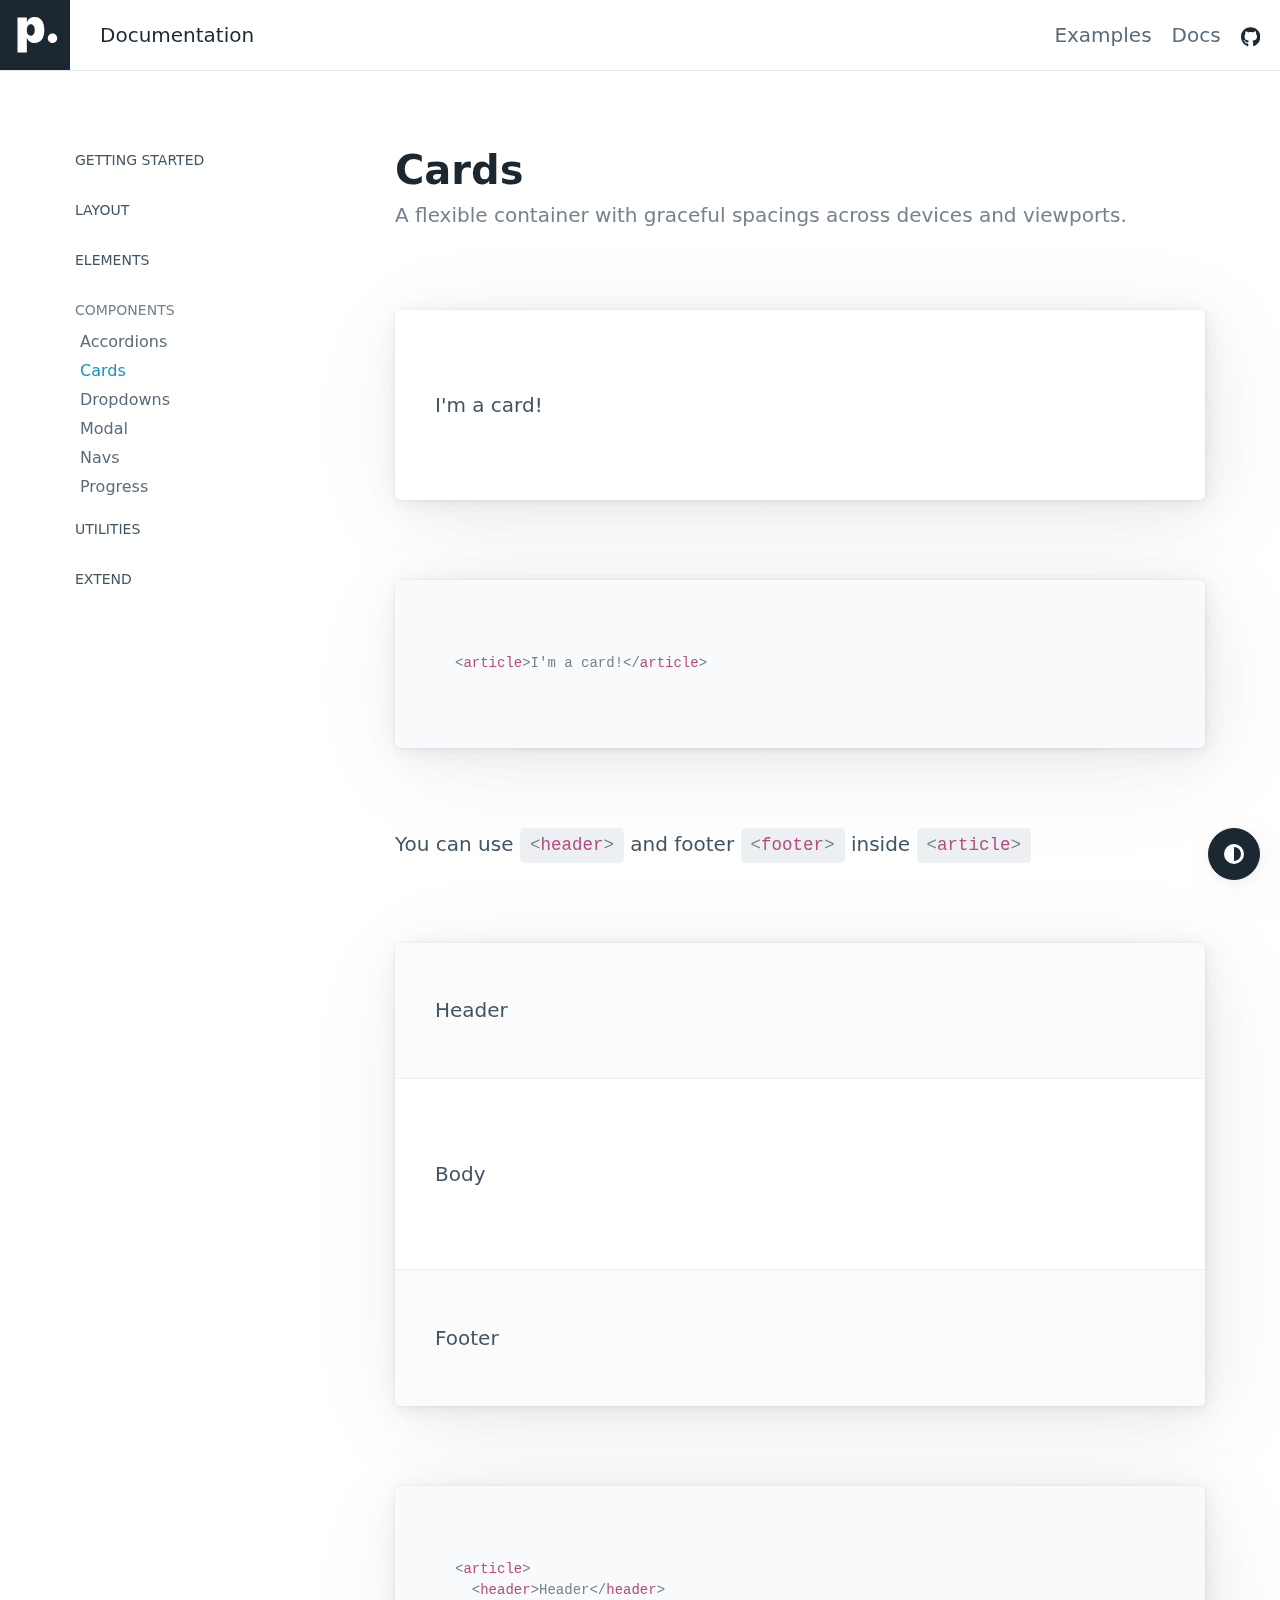
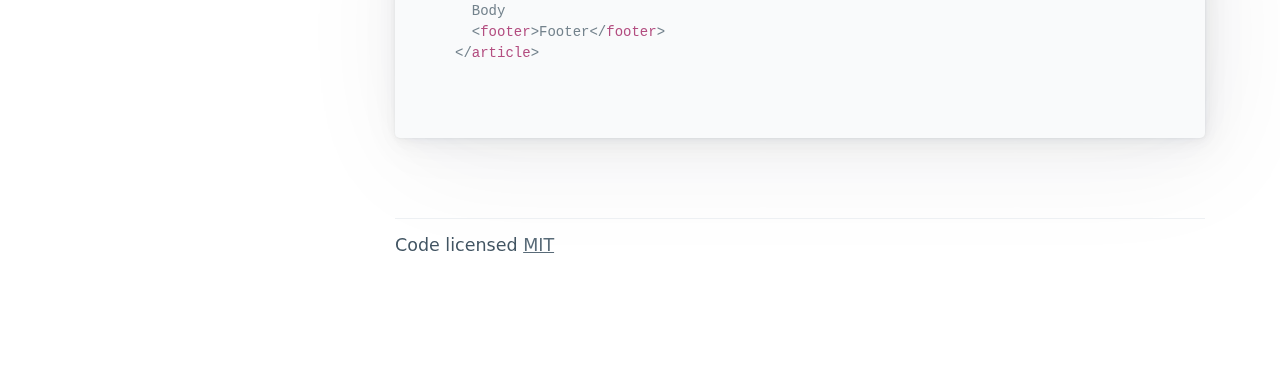
<file: pico-1.5.9/docs/cards.html>
<!doctype html><html lang="en"><head><meta charset="utf-8"><meta name="viewport" content="width=device-width,initial-scale=1"><title>Cards • Pico CSS</title><meta name="description" content="A flexible container with graceful spacings across devices and viewports."><link rel="shortcut icon" href="https://picocss.com/favicon.ico"><link rel="stylesheet" href="../css/pico.min.css"><link rel="stylesheet" href="css/pico.docs.min.css"><link rel="canonical" href="https://picocss.com/docs/cards.html"></head><body><nav class="container-fluid"><ul><li><a href="https://picocss.com" aria-label="Back home"><svg aria-hidden="true" focusable="false" role="img" xmlns="http://www.w3.org/2000/svg" viewBox="0 0 1000 1000" height="56px"><path fill="currentColor" d="M633.43 429.23c0 118.38-49.76 184.72-138.87 184.72-53 0-92.04-25.37-108.62-67.32h-2.6v203.12H250V249.7h133.67v64.72h2.28c17.24-43.9 55.3-69.92 107-69.92 90.4 0 140.48 66.02 140.48 184.73zm-136.6 0c0-49.76-22.1-81.96-56.9-81.96s-56.9 32.2-57.24 82.28c.33 50.4 22.1 81.63 57.24 81.63 35.12 0 56.9-31.87 56.9-81.95zM682.5 547.5c0-37.32 30.18-67.5 67.5-67.5s67.5 30.18 67.5 67.5S787.32 615 750 615s-67.5-30.18-67.5-67.5z"/></svg></a></li><li>Documentation</li></ul><ul><li><a href="https://picocss.com#examples" class="secondary">Examples</a></li><li><a href="./" class="secondary">Docs</a></li><li><a href="https://github.com/picocss/pico" class="contrast" aria-label="Pico GitHub repository"><svg aria-hidden="true" focusable="false" role="img" xmlns="http://www.w3.org/2000/svg" viewBox="0 0 496 512" height="16px"><path fill="currentColor" d="M165.9 397.4c0 2-2.3 3.6-5.2 3.6-3.3.3-5.6-1.3-5.6-3.6 0-2 2.3-3.6 5.2-3.6 3-.3 5.6 1.3 5.6 3.6zm-31.1-4.5c-.7 2 1.3 4.3 4.3 4.9 2.6 1 5.6 0 6.2-2s-1.3-4.3-4.3-5.2c-2.6-.7-5.5.3-6.2 2.3zm44.2-1.7c-2.9.7-4.9 2.6-4.6 4.9.3 2 2.9 3.3 5.9 2.6 2.9-.7 4.9-2.6 4.6-4.6-.3-1.9-3-3.2-5.9-2.9zM244.8 8C106.1 8 0 113.3 0 252c0 110.9 69.8 205.8 169.5 239.2 12.8 2.3 17.3-5.6 17.3-12.1 0-6.2-.3-40.4-.3-61.4 0 0-70 15-84.7-29.8 0 0-11.4-29.1-27.8-36.6 0 0-22.9-15.7 1.6-15.4 0 0 24.9 2 38.6 25.8 21.9 38.6 58.6 27.5 72.9 20.9 2.3-16 8.8-27.1 16-33.7-55.9-6.2-112.3-14.3-112.3-110.5 0-27.5 7.6-41.3 23.6-58.9-2.6-6.5-11.1-33.3 2.6-67.9 20.9-6.5 69 27 69 27 20-5.6 41.5-8.5 62.8-8.5s42.8 2.9 62.8 8.5c0 0 48.1-33.6 69-27 13.7 34.7 5.2 61.4 2.6 67.9 16 17.7 25.8 31.5 25.8 58.9 0 96.5-58.9 104.2-114.8 110.5 9.2 7.9 17 22.9 17 46.4 0 33.7-.3 75.4-.3 83.6 0 6.5 4.6 14.4 17.3 12.1C428.2 457.8 496 362.9 496 252 496 113.3 383.5 8 244.8 8zM97.2 352.9c-1.3 1-1 3.3.7 5.2 1.6 1.6 3.9 2.3 5.2 1 1.3-1 1-3.3-.7-5.2-1.6-1.6-3.9-2.3-5.2-1zm-10.8-8.1c-.7 1.3.3 2.9 2.3 3.9 1.6 1 3.6.7 4.3-.7.7-1.3-.3-2.9-2.3-3.9-2-.6-3.6-.3-4.3.7zm32.4 35.6c-1.6 1.3-1 4.3 1.3 6.2 2.3 2.3 5.2 2.6 6.5 1 1.3-1.3.7-4.3-1.3-6.2-2.2-2.3-5.2-2.6-6.5-1zm-11.4-14.7c-1.6 1-1.6 3.6 0 5.9 1.6 2.3 4.3 3.3 5.6 2.3 1.6-1.3 1.6-3.9 0-6.2-1.4-2.3-4-3.3-5.6-2z"></path></svg></a></li></ul></nav><main class="container" id="docs"><aside><nav class="closed-on-mobile"><a href="./" class="secondary" id="toggle-docs-navigation"><svg xmlns="http://www.w3.org/2000/svg" class="expand" fill="currentColor" viewBox="0 0 16 16" height="16px"><title>Expand</title><path fill-rule="evenodd" d="M1 8a.5.5 0 0 1 .5-.5h13a.5.5 0 0 1 0 1h-13A.5.5 0 0 1 1 8zM7.646.146a.5.5 0 0 1 .708 0l2 2a.5.5 0 0 1-.708.708L8.5 1.707V5.5a.5.5 0 0 1-1 0V1.707L6.354 2.854a.5.5 0 1 1-.708-.708l2-2zM8 10a.5.5 0 0 1 .5.5v3.793l1.146-1.147a.5.5 0 0 1 .708.708l-2 2a.5.5 0 0 1-.708 0l-2-2a.5.5 0 0 1 .708-.708L7.5 14.293V10.5A.5.5 0 0 1 8 10z"></path></svg> <svg xmlns="http://www.w3.org/2000/svg" class="collapse" fill="currentColor" viewBox="0 0 16 16" height="16px"><title>Collapse</title><path fill-rule="evenodd" d="M1 8a.5.5 0 0 1 .5-.5h13a.5.5 0 0 1 0 1h-13A.5.5 0 0 1 1 8zm7-8a.5.5 0 0 1 .5.5v3.793l1.146-1.147a.5.5 0 0 1 .708.708l-2 2a.5.5 0 0 1-.708 0l-2-2a.5.5 0 1 1 .708-.708L7.5 4.293V.5A.5.5 0 0 1 8 0zm-.5 11.707l-1.146 1.147a.5.5 0 0 1-.708-.708l2-2a.5.5 0 0 1 .708 0l2 2a.5.5 0 0 1-.708.708L8.5 11.707V15.5a.5.5 0 0 1-1 0v-3.793z"></path></svg> Table of contents</a><details><summary>Getting started</summary><ul><li><a href="./" id="start-link" class="secondary">Usage</a></li><li><a href="./themes.html" id="themes-link" class="secondary">Themes</a></li><li><a href="./customization.html" id="customization-link" class="secondary">Customization</a></li><li><a href="./classless.html" id="classless-link" class="secondary">Class-less version</a></li><li><a href="./rtl.html" id="rtl-link" class="secondary">RTL</a></li></ul></details><details><summary>Layout</summary><ul><li><a href="./containers.html" id="containers-link" class="secondary">Containers</a></li><li><a href="./grid.html" id="grid-link" class="secondary">Grid</a></li><li><a href="./scroller.html" id="scroller-link" class="secondary">Horizontal scroller</a></li></ul></details><details><summary>Elements</summary><ul><li><a href="./typography.html" id="typography-link" class="secondary">Typography</a></li><li><a href="./buttons.html" id="buttons-link" class="secondary">Buttons</a></li><li><a href="./forms.html" id="forms-link" class="secondary">Forms</a></li><li><a href="./tables.html" id="tables-link" class="secondary">Tables</a></li></ul></details><details><summary>Components</summary><ul><li><a href="./accordions.html" id="accordions-link" class="secondary">Accordions</a></li><li><a href="./cards.html" id="cards-link" class="secondary">Cards</a></li><li><a href="./dropdowns.html" id="dropdowns-link" class="secondary">Dropdowns</a></li><li><a href="./modal.html" id="modal-link" class="secondary">Modal</a></li><li><a href="./navs.html" id="navs-link" class="secondary">Navs</a></li><li><a href="./progress.html" id="progress-link" class="secondary">Progress</a></li></ul></details><details><summary>Utilities</summary><ul><li><a href="./loading.html" id="loading-link" class="secondary">Loading</a></li><li><a href="./tooltips.html" id="tooltips-link" class="secondary">Tooltips</a></li></ul></details><details><summary>Extend</summary><ul><li><a href="./we-love-classes.html" id="we-love-classes-link" class="secondary">We love .classes</a></li></ul></details></nav><script>const activeLink=document.querySelector("aside a#cards-link"),parentAccordion=activeLink.closest("details");activeLink.setAttribute("aria-current","page"),parentAccordion.setAttribute("open","true")</script></aside><div role="document"><section id="cards"><hgroup><h1>Cards</h1><h2>A flexible container with graceful spacings across devices and viewports.</h2></hgroup><article aria-label="Card example">I'm a card!</article><pre><code>&lt;<b>article</b>&gt;I'm a card!&lt;/<b>article</b>&gt;</code></pre><p>You can use <code>&lt;<b>header</b>&gt;</code> and footer <code>&lt;<b>footer</b>&gt;</code> inside <code>&lt;<b>article</b>&gt;</code></p><article aria-label="Card sectioning example"><header>Header</header>Body<footer>Footer</footer></article><pre><code>&lt;<b>article</b>&gt;
  &lt;<b>header</b>&gt;Header&lt;/<b>header</b>&gt;
  Body
  &lt;<b>footer</b>&gt;Footer&lt;/<b>footer</b>&gt;
&lt;/<b>article</b>&gt;</code></pre></section><footer><hr><p><small>Code licensed <a href="https://github.com/picocss/pico/blob/master/LICENSE.md" class="secondary">MIT</a></small></p></footer></div></main><script src="js/commons.min.js"></script></body></html>
</file>
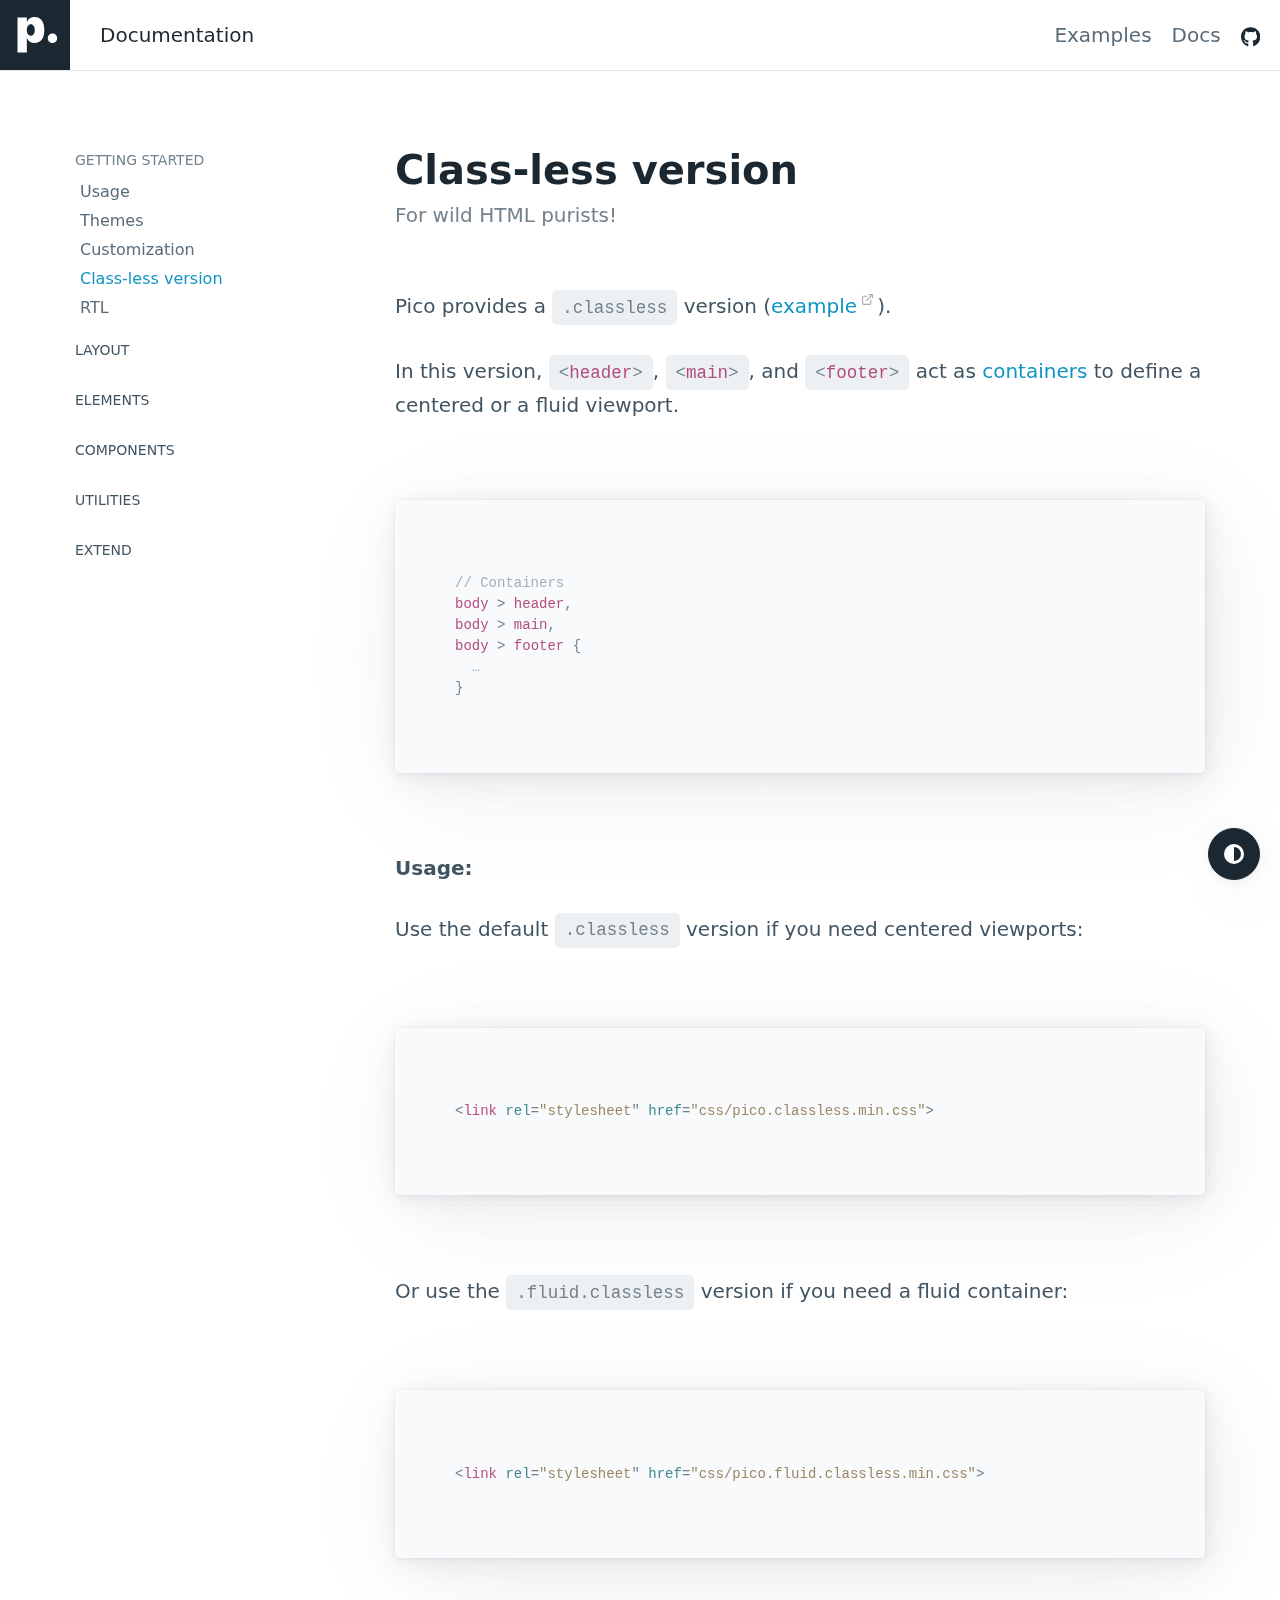
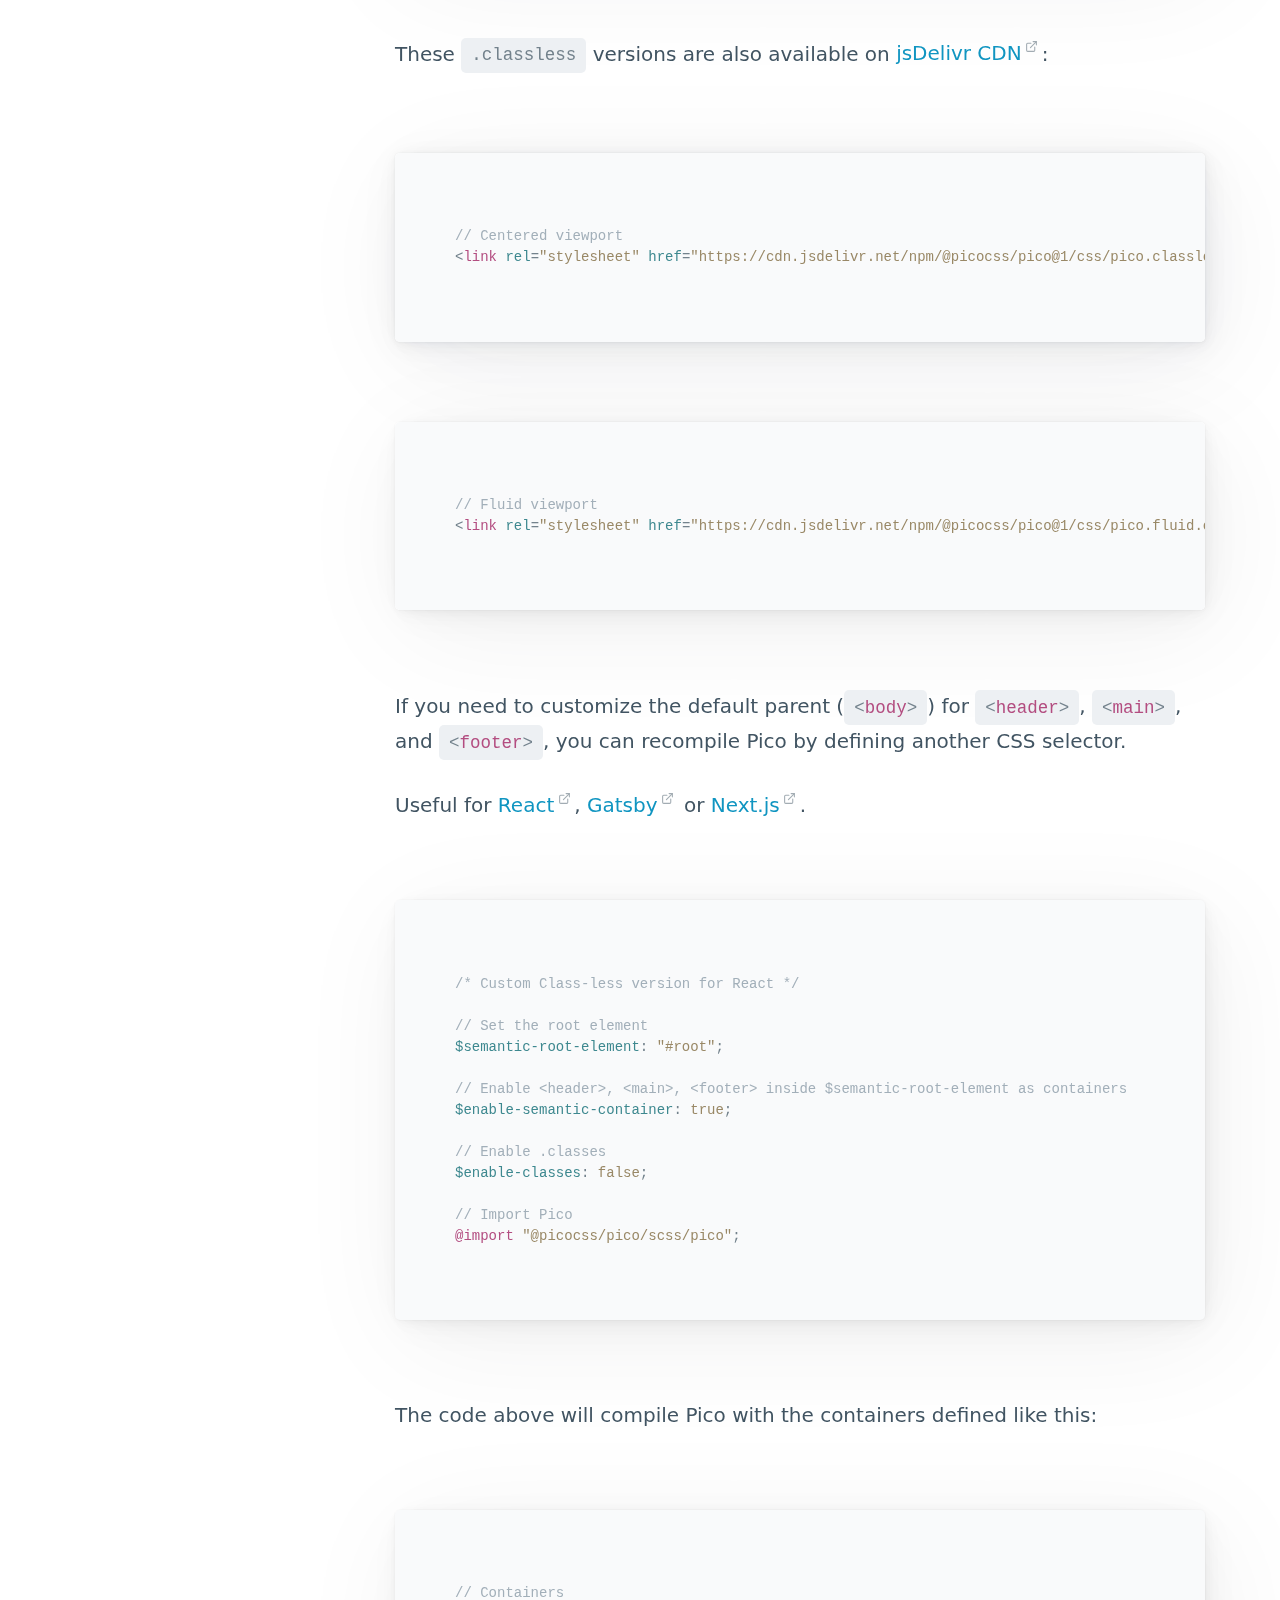
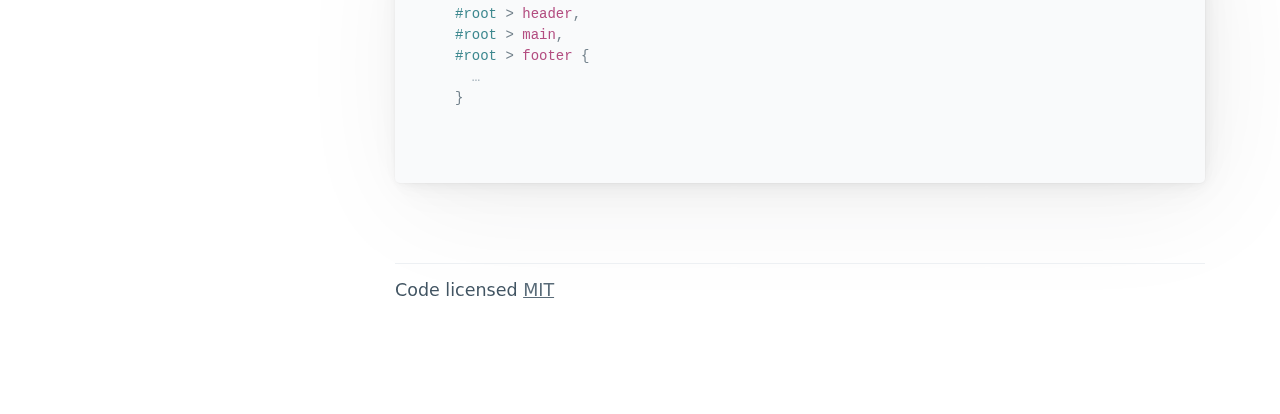
<file: pico-1.5.9/docs/classless.html>
<!doctype html><html lang="en"><head><meta charset="utf-8"><meta name="viewport" content="width=device-width,initial-scale=1"><title>Class-less version • Pico CSS</title><meta name="description" content="For wild HTML purists, Pico provides a .classless version."><link rel="shortcut icon" href="https://picocss.com/favicon.ico"><link rel="stylesheet" href="../css/pico.min.css"><link rel="stylesheet" href="css/pico.docs.min.css"><link rel="canonical" href="https://picocss.com/docs/classless.html"></head><body><nav class="container-fluid"><ul><li><a href="https://picocss.com" aria-label="Back home"><svg aria-hidden="true" focusable="false" role="img" xmlns="http://www.w3.org/2000/svg" viewBox="0 0 1000 1000" height="56px"><path fill="currentColor" d="M633.43 429.23c0 118.38-49.76 184.72-138.87 184.72-53 0-92.04-25.37-108.62-67.32h-2.6v203.12H250V249.7h133.67v64.72h2.28c17.24-43.9 55.3-69.92 107-69.92 90.4 0 140.48 66.02 140.48 184.73zm-136.6 0c0-49.76-22.1-81.96-56.9-81.96s-56.9 32.2-57.24 82.28c.33 50.4 22.1 81.63 57.24 81.63 35.12 0 56.9-31.87 56.9-81.95zM682.5 547.5c0-37.32 30.18-67.5 67.5-67.5s67.5 30.18 67.5 67.5S787.32 615 750 615s-67.5-30.18-67.5-67.5z"/></svg></a></li><li>Documentation</li></ul><ul><li><a href="https://picocss.com#examples" class="secondary">Examples</a></li><li><a href="./" class="secondary">Docs</a></li><li><a href="https://github.com/picocss/pico" class="contrast" aria-label="Pico GitHub repository"><svg aria-hidden="true" focusable="false" role="img" xmlns="http://www.w3.org/2000/svg" viewBox="0 0 496 512" height="16px"><path fill="currentColor" d="M165.9 397.4c0 2-2.3 3.6-5.2 3.6-3.3.3-5.6-1.3-5.6-3.6 0-2 2.3-3.6 5.2-3.6 3-.3 5.6 1.3 5.6 3.6zm-31.1-4.5c-.7 2 1.3 4.3 4.3 4.9 2.6 1 5.6 0 6.2-2s-1.3-4.3-4.3-5.2c-2.6-.7-5.5.3-6.2 2.3zm44.2-1.7c-2.9.7-4.9 2.6-4.6 4.9.3 2 2.9 3.3 5.9 2.6 2.9-.7 4.9-2.6 4.6-4.6-.3-1.9-3-3.2-5.9-2.9zM244.8 8C106.1 8 0 113.3 0 252c0 110.9 69.8 205.8 169.5 239.2 12.8 2.3 17.3-5.6 17.3-12.1 0-6.2-.3-40.4-.3-61.4 0 0-70 15-84.7-29.8 0 0-11.4-29.1-27.8-36.6 0 0-22.9-15.7 1.6-15.4 0 0 24.9 2 38.6 25.8 21.9 38.6 58.6 27.5 72.9 20.9 2.3-16 8.8-27.1 16-33.7-55.9-6.2-112.3-14.3-112.3-110.5 0-27.5 7.6-41.3 23.6-58.9-2.6-6.5-11.1-33.3 2.6-67.9 20.9-6.5 69 27 69 27 20-5.6 41.5-8.5 62.8-8.5s42.8 2.9 62.8 8.5c0 0 48.1-33.6 69-27 13.7 34.7 5.2 61.4 2.6 67.9 16 17.7 25.8 31.5 25.8 58.9 0 96.5-58.9 104.2-114.8 110.5 9.2 7.9 17 22.9 17 46.4 0 33.7-.3 75.4-.3 83.6 0 6.5 4.6 14.4 17.3 12.1C428.2 457.8 496 362.9 496 252 496 113.3 383.5 8 244.8 8zM97.2 352.9c-1.3 1-1 3.3.7 5.2 1.6 1.6 3.9 2.3 5.2 1 1.3-1 1-3.3-.7-5.2-1.6-1.6-3.9-2.3-5.2-1zm-10.8-8.1c-.7 1.3.3 2.9 2.3 3.9 1.6 1 3.6.7 4.3-.7.7-1.3-.3-2.9-2.3-3.9-2-.6-3.6-.3-4.3.7zm32.4 35.6c-1.6 1.3-1 4.3 1.3 6.2 2.3 2.3 5.2 2.6 6.5 1 1.3-1.3.7-4.3-1.3-6.2-2.2-2.3-5.2-2.6-6.5-1zm-11.4-14.7c-1.6 1-1.6 3.6 0 5.9 1.6 2.3 4.3 3.3 5.6 2.3 1.6-1.3 1.6-3.9 0-6.2-1.4-2.3-4-3.3-5.6-2z"></path></svg></a></li></ul></nav><main class="container" id="docs"><aside><nav class="closed-on-mobile"><a href="./" class="secondary" id="toggle-docs-navigation"><svg xmlns="http://www.w3.org/2000/svg" class="expand" fill="currentColor" viewBox="0 0 16 16" height="16px"><title>Expand</title><path fill-rule="evenodd" d="M1 8a.5.5 0 0 1 .5-.5h13a.5.5 0 0 1 0 1h-13A.5.5 0 0 1 1 8zM7.646.146a.5.5 0 0 1 .708 0l2 2a.5.5 0 0 1-.708.708L8.5 1.707V5.5a.5.5 0 0 1-1 0V1.707L6.354 2.854a.5.5 0 1 1-.708-.708l2-2zM8 10a.5.5 0 0 1 .5.5v3.793l1.146-1.147a.5.5 0 0 1 .708.708l-2 2a.5.5 0 0 1-.708 0l-2-2a.5.5 0 0 1 .708-.708L7.5 14.293V10.5A.5.5 0 0 1 8 10z"></path></svg> <svg xmlns="http://www.w3.org/2000/svg" class="collapse" fill="currentColor" viewBox="0 0 16 16" height="16px"><title>Collapse</title><path fill-rule="evenodd" d="M1 8a.5.5 0 0 1 .5-.5h13a.5.5 0 0 1 0 1h-13A.5.5 0 0 1 1 8zm7-8a.5.5 0 0 1 .5.5v3.793l1.146-1.147a.5.5 0 0 1 .708.708l-2 2a.5.5 0 0 1-.708 0l-2-2a.5.5 0 1 1 .708-.708L7.5 4.293V.5A.5.5 0 0 1 8 0zm-.5 11.707l-1.146 1.147a.5.5 0 0 1-.708-.708l2-2a.5.5 0 0 1 .708 0l2 2a.5.5 0 0 1-.708.708L8.5 11.707V15.5a.5.5 0 0 1-1 0v-3.793z"></path></svg> Table of contents</a><details><summary>Getting started</summary><ul><li><a href="./" id="start-link" class="secondary">Usage</a></li><li><a href="./themes.html" id="themes-link" class="secondary">Themes</a></li><li><a href="./customization.html" id="customization-link" class="secondary">Customization</a></li><li><a href="./classless.html" id="classless-link" class="secondary">Class-less version</a></li><li><a href="./rtl.html" id="rtl-link" class="secondary">RTL</a></li></ul></details><details><summary>Layout</summary><ul><li><a href="./containers.html" id="containers-link" class="secondary">Containers</a></li><li><a href="./grid.html" id="grid-link" class="secondary">Grid</a></li><li><a href="./scroller.html" id="scroller-link" class="secondary">Horizontal scroller</a></li></ul></details><details><summary>Elements</summary><ul><li><a href="./typography.html" id="typography-link" class="secondary">Typography</a></li><li><a href="./buttons.html" id="buttons-link" class="secondary">Buttons</a></li><li><a href="./forms.html" id="forms-link" class="secondary">Forms</a></li><li><a href="./tables.html" id="tables-link" class="secondary">Tables</a></li></ul></details><details><summary>Components</summary><ul><li><a href="./accordions.html" id="accordions-link" class="secondary">Accordions</a></li><li><a href="./cards.html" id="cards-link" class="secondary">Cards</a></li><li><a href="./dropdowns.html" id="dropdowns-link" class="secondary">Dropdowns</a></li><li><a href="./modal.html" id="modal-link" class="secondary">Modal</a></li><li><a href="./navs.html" id="navs-link" class="secondary">Navs</a></li><li><a href="./progress.html" id="progress-link" class="secondary">Progress</a></li></ul></details><details><summary>Utilities</summary><ul><li><a href="./loading.html" id="loading-link" class="secondary">Loading</a></li><li><a href="./tooltips.html" id="tooltips-link" class="secondary">Tooltips</a></li></ul></details><details><summary>Extend</summary><ul><li><a href="./we-love-classes.html" id="we-love-classes-link" class="secondary">We love .classes</a></li></ul></details></nav><script>const activeLink=document.querySelector("aside a#classless-link"),parentAccordion=activeLink.closest("details");activeLink.setAttribute("aria-current","page"),parentAccordion.setAttribute("open","true")</script></aside><div role="document"><section id="classless"><hgroup><h1>Class-less version</h1><h2>For wild HTML purists!</h2></hgroup><p>Pico provides a <code>.classless</code> version (<a href="https://codesandbox.io/s/github/picocss/examples/tree/master/v1-classless">example</a>).</p><p>In this version, <code>&lt;<b>header</b>&gt;</code>, <code>&lt;<b>main</b>&gt;</code>, and <code>&lt;<b>footer</b>&gt;</code> act as <a href="./containers.html">containers</a> to define a centered or a fluid viewport.</p><pre><code><em>// Containers</em>
<b>body</b> > <b>header</b>,
<b>body</b> > <b>main</b>,
<b>body</b> > <b>footer</b> {
  <em>…</em>
}
</code></pre><p><strong>Usage:</strong></p><p>Use the default <code>.classless</code> version if you need centered viewports:</p><pre><code>&lt;<b>link</b> <i>rel</i>=<u>"stylesheet</u>" <i>href</i>=<u>"css/pico.classless.min.css"</u>&gt;</code></pre><p>Or use the <code>.fluid.classless</code> version if you need a fluid container:</p><pre><code>&lt;<b>link</b> <i>rel</i>=<u>"stylesheet</u>" <i>href</i>=<u>"css/pico.fluid.classless.min.css"</u>&gt;</code></pre><p>These <code>.classless</code> versions are also available on <a href="https://www.jsdelivr.com/package/npm/@picocss/pico">jsDelivr CDN</a>:</p><pre><code><em>// Centered viewport</em>
&lt;<b>link</b> <i>rel</i>=<u>"stylesheet"</u> <i>href</i>=<u>"https://cdn.jsdelivr.net/npm/@picocss/pico@1/css/pico.classless.min.css"</u>&gt;
</code></pre><pre><code><em>// Fluid viewport</em>
&lt;<b>link</b> <i>rel</i>=<u>"stylesheet"</u> <i>href</i>=<u>"https://cdn.jsdelivr.net/npm/@picocss/pico@1/css/pico.fluid.classless.min.css"</u>&gt;
</code></pre><p>If you need to customize the default parent (<code>&lt;<b>body</b>&gt;</code>) for <code>&lt;<b>header</b>&gt;</code>, <code>&lt;<b>main</b>&gt;</code>, and <code>&lt;<b>footer</b>&gt;</code>, you can recompile Pico by defining another CSS selector.</p><p>Useful for <a href="https://reactjs.org/">React</a>, <a href="https://www.gatsbyjs.com/">Gatsby</a> or <a href="https://nextjs.org/">Next.js</a>.</p><pre><code><em>/* Custom Class-less version for React */</em>

<em>// Set the root element</em>
<i>$semantic-root-element</i>: <u>"#root"</u>;

<em>// Enable &lt;header&gt;, &lt;main&gt;, &lt;footer&gt; inside $semantic-root-element as containers</em>
<i>$enable-semantic-container</i>: <u>true</u>;

<em>// Enable .classes</em>
<i>$enable-classes</i>: <u>false</u>;

<em>// Import Pico</em>
<b>@import</b> <u>"@picocss/pico/scss/pico"</u>;</code></pre><p>The code above will compile Pico with the containers defined like this:</p><pre><code><em>// Containers</em>
<i>#root</i> > <b>header</b>,
<i>#root</i> > <b>main</b>,
<i>#root</i> > <b>footer</b> {
  <em>…</em>
}
</code></pre></section><footer><hr><p><small>Code licensed <a href="https://github.com/picocss/pico/blob/master/LICENSE.md" class="secondary">MIT</a></small></p></footer></div></main><script src="js/commons.min.js"></script></body></html>
</file>
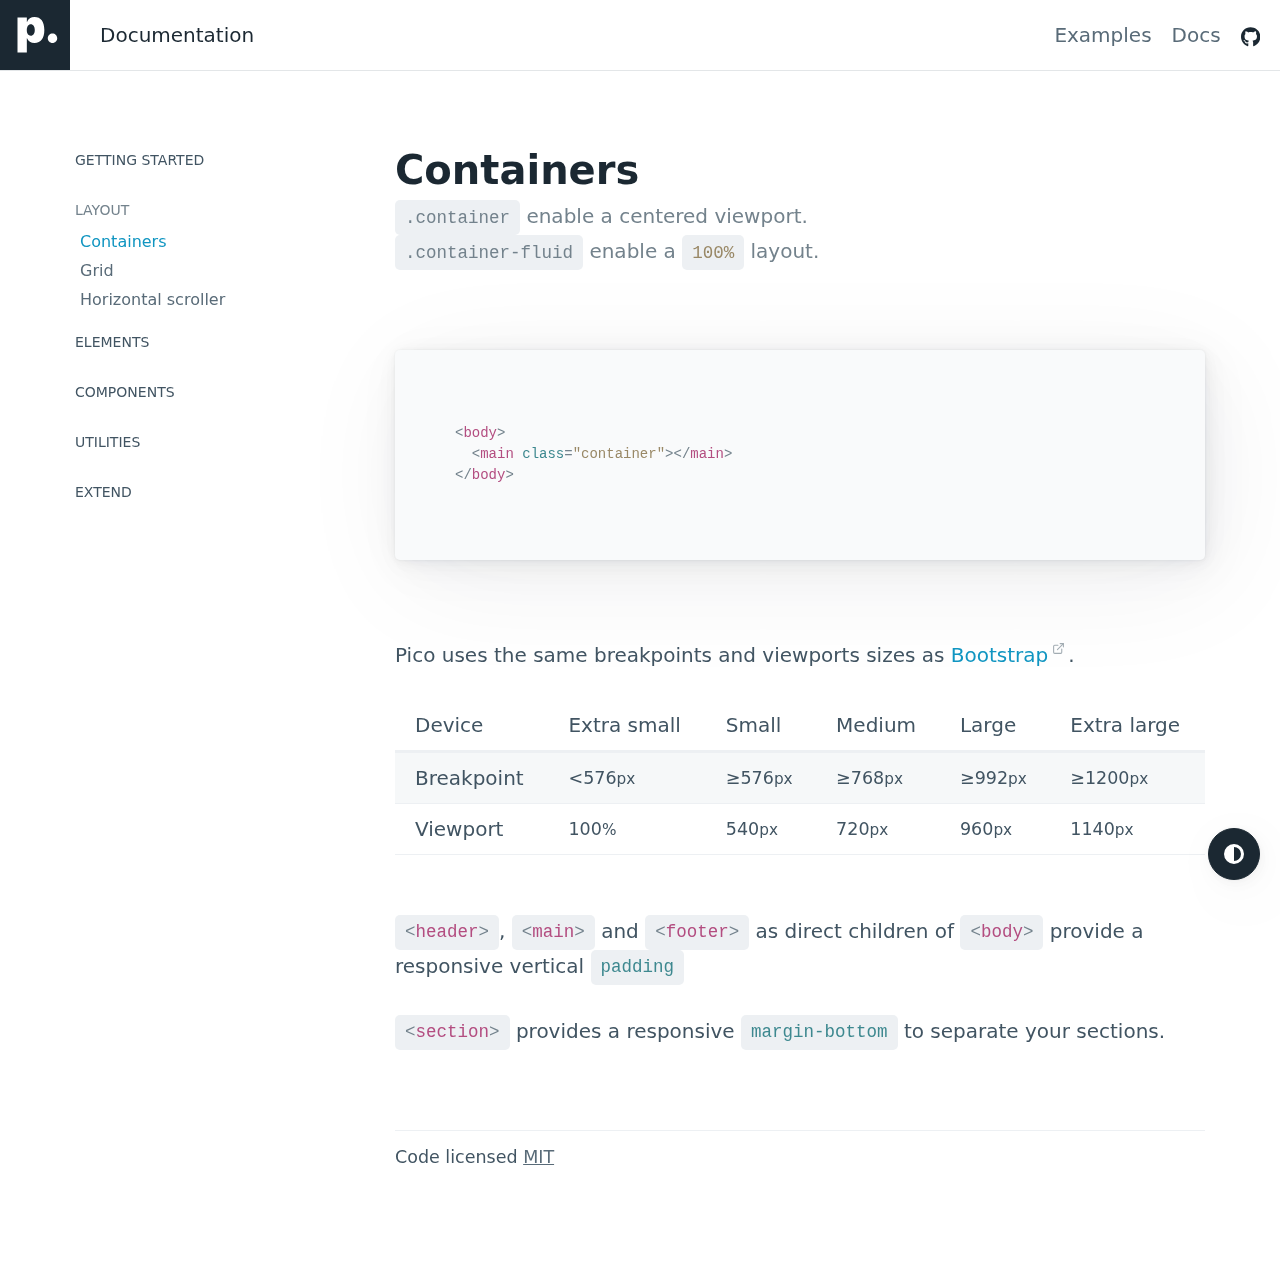
<file: pico-1.5.9/docs/containers.html>
<!doctype html><html lang="en"><head><meta charset="utf-8"><meta name="viewport" content="width=device-width,initial-scale=1"><title>Containers • Pico CSS</title><meta name="description" content=".container enable a centered viewport, .container-fluid enable a 100% layout."><link rel="shortcut icon" href="https://picocss.com/favicon.ico"><link rel="stylesheet" href="../css/pico.min.css"><link rel="stylesheet" href="css/pico.docs.min.css"><link rel="canonical" href="https://picocss.com/docs/containers.html"></head><body><nav class="container-fluid"><ul><li><a href="https://picocss.com" aria-label="Back home"><svg aria-hidden="true" focusable="false" role="img" xmlns="http://www.w3.org/2000/svg" viewBox="0 0 1000 1000" height="56px"><path fill="currentColor" d="M633.43 429.23c0 118.38-49.76 184.72-138.87 184.72-53 0-92.04-25.37-108.62-67.32h-2.6v203.12H250V249.7h133.67v64.72h2.28c17.24-43.9 55.3-69.92 107-69.92 90.4 0 140.48 66.02 140.48 184.73zm-136.6 0c0-49.76-22.1-81.96-56.9-81.96s-56.9 32.2-57.24 82.28c.33 50.4 22.1 81.63 57.24 81.63 35.12 0 56.9-31.87 56.9-81.95zM682.5 547.5c0-37.32 30.18-67.5 67.5-67.5s67.5 30.18 67.5 67.5S787.32 615 750 615s-67.5-30.18-67.5-67.5z"/></svg></a></li><li>Documentation</li></ul><ul><li><a href="https://picocss.com#examples" class="secondary">Examples</a></li><li><a href="./" class="secondary">Docs</a></li><li><a href="https://github.com/picocss/pico" class="contrast" aria-label="Pico GitHub repository"><svg aria-hidden="true" focusable="false" role="img" xmlns="http://www.w3.org/2000/svg" viewBox="0 0 496 512" height="16px"><path fill="currentColor" d="M165.9 397.4c0 2-2.3 3.6-5.2 3.6-3.3.3-5.6-1.3-5.6-3.6 0-2 2.3-3.6 5.2-3.6 3-.3 5.6 1.3 5.6 3.6zm-31.1-4.5c-.7 2 1.3 4.3 4.3 4.9 2.6 1 5.6 0 6.2-2s-1.3-4.3-4.3-5.2c-2.6-.7-5.5.3-6.2 2.3zm44.2-1.7c-2.9.7-4.9 2.6-4.6 4.9.3 2 2.9 3.3 5.9 2.6 2.9-.7 4.9-2.6 4.6-4.6-.3-1.9-3-3.2-5.9-2.9zM244.8 8C106.1 8 0 113.3 0 252c0 110.9 69.8 205.8 169.5 239.2 12.8 2.3 17.3-5.6 17.3-12.1 0-6.2-.3-40.4-.3-61.4 0 0-70 15-84.7-29.8 0 0-11.4-29.1-27.8-36.6 0 0-22.9-15.7 1.6-15.4 0 0 24.9 2 38.6 25.8 21.9 38.6 58.6 27.5 72.9 20.9 2.3-16 8.8-27.1 16-33.7-55.9-6.2-112.3-14.3-112.3-110.5 0-27.5 7.6-41.3 23.6-58.9-2.6-6.5-11.1-33.3 2.6-67.9 20.9-6.5 69 27 69 27 20-5.6 41.5-8.5 62.8-8.5s42.8 2.9 62.8 8.5c0 0 48.1-33.6 69-27 13.7 34.7 5.2 61.4 2.6 67.9 16 17.7 25.8 31.5 25.8 58.9 0 96.5-58.9 104.2-114.8 110.5 9.2 7.9 17 22.9 17 46.4 0 33.7-.3 75.4-.3 83.6 0 6.5 4.6 14.4 17.3 12.1C428.2 457.8 496 362.9 496 252 496 113.3 383.5 8 244.8 8zM97.2 352.9c-1.3 1-1 3.3.7 5.2 1.6 1.6 3.9 2.3 5.2 1 1.3-1 1-3.3-.7-5.2-1.6-1.6-3.9-2.3-5.2-1zm-10.8-8.1c-.7 1.3.3 2.9 2.3 3.9 1.6 1 3.6.7 4.3-.7.7-1.3-.3-2.9-2.3-3.9-2-.6-3.6-.3-4.3.7zm32.4 35.6c-1.6 1.3-1 4.3 1.3 6.2 2.3 2.3 5.2 2.6 6.5 1 1.3-1.3.7-4.3-1.3-6.2-2.2-2.3-5.2-2.6-6.5-1zm-11.4-14.7c-1.6 1-1.6 3.6 0 5.9 1.6 2.3 4.3 3.3 5.6 2.3 1.6-1.3 1.6-3.9 0-6.2-1.4-2.3-4-3.3-5.6-2z"></path></svg></a></li></ul></nav><main class="container" id="docs"><aside><nav class="closed-on-mobile"><a href="./" class="secondary" id="toggle-docs-navigation"><svg xmlns="http://www.w3.org/2000/svg" class="expand" fill="currentColor" viewBox="0 0 16 16" height="16px"><title>Expand</title><path fill-rule="evenodd" d="M1 8a.5.5 0 0 1 .5-.5h13a.5.5 0 0 1 0 1h-13A.5.5 0 0 1 1 8zM7.646.146a.5.5 0 0 1 .708 0l2 2a.5.5 0 0 1-.708.708L8.5 1.707V5.5a.5.5 0 0 1-1 0V1.707L6.354 2.854a.5.5 0 1 1-.708-.708l2-2zM8 10a.5.5 0 0 1 .5.5v3.793l1.146-1.147a.5.5 0 0 1 .708.708l-2 2a.5.5 0 0 1-.708 0l-2-2a.5.5 0 0 1 .708-.708L7.5 14.293V10.5A.5.5 0 0 1 8 10z"></path></svg> <svg xmlns="http://www.w3.org/2000/svg" class="collapse" fill="currentColor" viewBox="0 0 16 16" height="16px"><title>Collapse</title><path fill-rule="evenodd" d="M1 8a.5.5 0 0 1 .5-.5h13a.5.5 0 0 1 0 1h-13A.5.5 0 0 1 1 8zm7-8a.5.5 0 0 1 .5.5v3.793l1.146-1.147a.5.5 0 0 1 .708.708l-2 2a.5.5 0 0 1-.708 0l-2-2a.5.5 0 1 1 .708-.708L7.5 4.293V.5A.5.5 0 0 1 8 0zm-.5 11.707l-1.146 1.147a.5.5 0 0 1-.708-.708l2-2a.5.5 0 0 1 .708 0l2 2a.5.5 0 0 1-.708.708L8.5 11.707V15.5a.5.5 0 0 1-1 0v-3.793z"></path></svg> Table of contents</a><details><summary>Getting started</summary><ul><li><a href="./" id="start-link" class="secondary">Usage</a></li><li><a href="./themes.html" id="themes-link" class="secondary">Themes</a></li><li><a href="./customization.html" id="customization-link" class="secondary">Customization</a></li><li><a href="./classless.html" id="classless-link" class="secondary">Class-less version</a></li><li><a href="./rtl.html" id="rtl-link" class="secondary">RTL</a></li></ul></details><details><summary>Layout</summary><ul><li><a href="./containers.html" id="containers-link" class="secondary">Containers</a></li><li><a href="./grid.html" id="grid-link" class="secondary">Grid</a></li><li><a href="./scroller.html" id="scroller-link" class="secondary">Horizontal scroller</a></li></ul></details><details><summary>Elements</summary><ul><li><a href="./typography.html" id="typography-link" class="secondary">Typography</a></li><li><a href="./buttons.html" id="buttons-link" class="secondary">Buttons</a></li><li><a href="./forms.html" id="forms-link" class="secondary">Forms</a></li><li><a href="./tables.html" id="tables-link" class="secondary">Tables</a></li></ul></details><details><summary>Components</summary><ul><li><a href="./accordions.html" id="accordions-link" class="secondary">Accordions</a></li><li><a href="./cards.html" id="cards-link" class="secondary">Cards</a></li><li><a href="./dropdowns.html" id="dropdowns-link" class="secondary">Dropdowns</a></li><li><a href="./modal.html" id="modal-link" class="secondary">Modal</a></li><li><a href="./navs.html" id="navs-link" class="secondary">Navs</a></li><li><a href="./progress.html" id="progress-link" class="secondary">Progress</a></li></ul></details><details><summary>Utilities</summary><ul><li><a href="./loading.html" id="loading-link" class="secondary">Loading</a></li><li><a href="./tooltips.html" id="tooltips-link" class="secondary">Tooltips</a></li></ul></details><details><summary>Extend</summary><ul><li><a href="./we-love-classes.html" id="we-love-classes-link" class="secondary">We love .classes</a></li></ul></details></nav><script>const activeLink=document.querySelector("aside a#containers-link"),parentAccordion=activeLink.closest("details");activeLink.setAttribute("aria-current","page"),parentAccordion.setAttribute("open","true")</script></aside><div role="document"><section id="containers"><hgroup><h1>Containers</h1><h2><code>.container</code> enable a centered viewport.<br><code>.container-fluid</code> enable a <code><u>100%</u></code> layout.</h2></hgroup><pre><code>&lt;<b>body</b>&gt;
  &lt;<b>main</b> <i>class</i>=<u>"container"</u>&gt;&lt;/<b>main</b>&gt;
&lt;/<b>body</b>&gt;</code></pre><p>Pico uses the same breakpoints and viewports sizes as <a href="https://getbootstrap.com/docs/5.1/layout/breakpoints/#available-breakpoints">Bootstrap</a>.</p><figure><table role="grid"><thead><tr><th>Device</th><th>Extra&nbsp;small</th><th>Small</th><th>Medium</th><th>Large</th><th>Extra&nbsp;large</th></tr></thead><tbody><tr><th>Breakpoint</th><td>&lt;576<small>px</small></td><td>≥576<small>px</small></td><td>≥768<small>px</small></td><td>≥992<small>px</small></td><td>≥1200<small>px</small></td></tr><tr><th>Viewport</th><td>100<small>%</small></td><td>540<small>px</small></td><td>720<small>px</small></td><td>960<small>px</small></td><td>1140<small>px</small></td></tr></tbody></table></figure><p><code>&lt;<b>header</b>&gt;</code>, <code>&lt;<b>main</b>&gt;</code> and <code>&lt;<b>footer</b>&gt;</code> as direct children of <code>&lt;<b>body</b>&gt;</code> provide a responsive vertical <code><i>padding</i></code></p><p><code>&lt;<b>section</b>&gt;</code> provides a responsive <code><i>margin-bottom</i></code> to separate your sections.</p></section><footer><hr><p><small>Code licensed <a href="https://github.com/picocss/pico/blob/master/LICENSE.md" class="secondary">MIT</a></small></p></footer></div></main><script src="js/commons.min.js"></script></body></html>
</file>
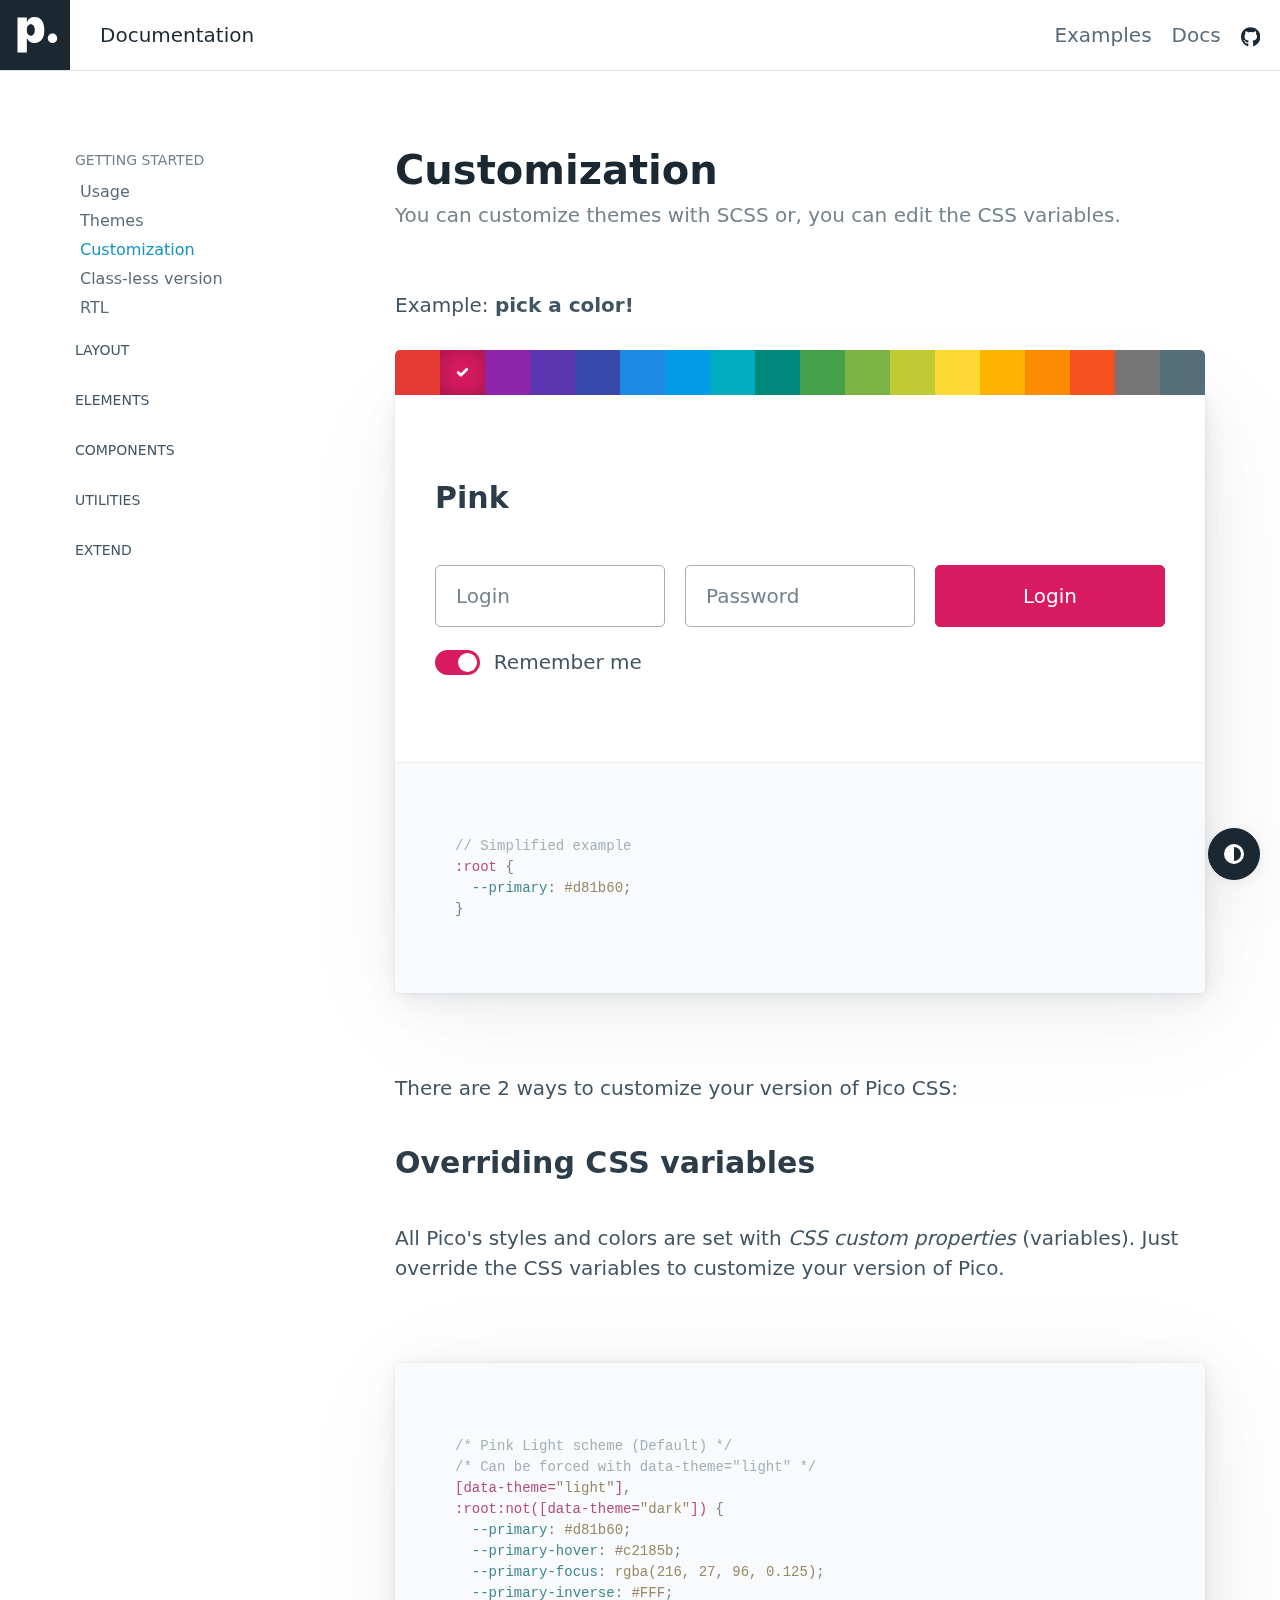
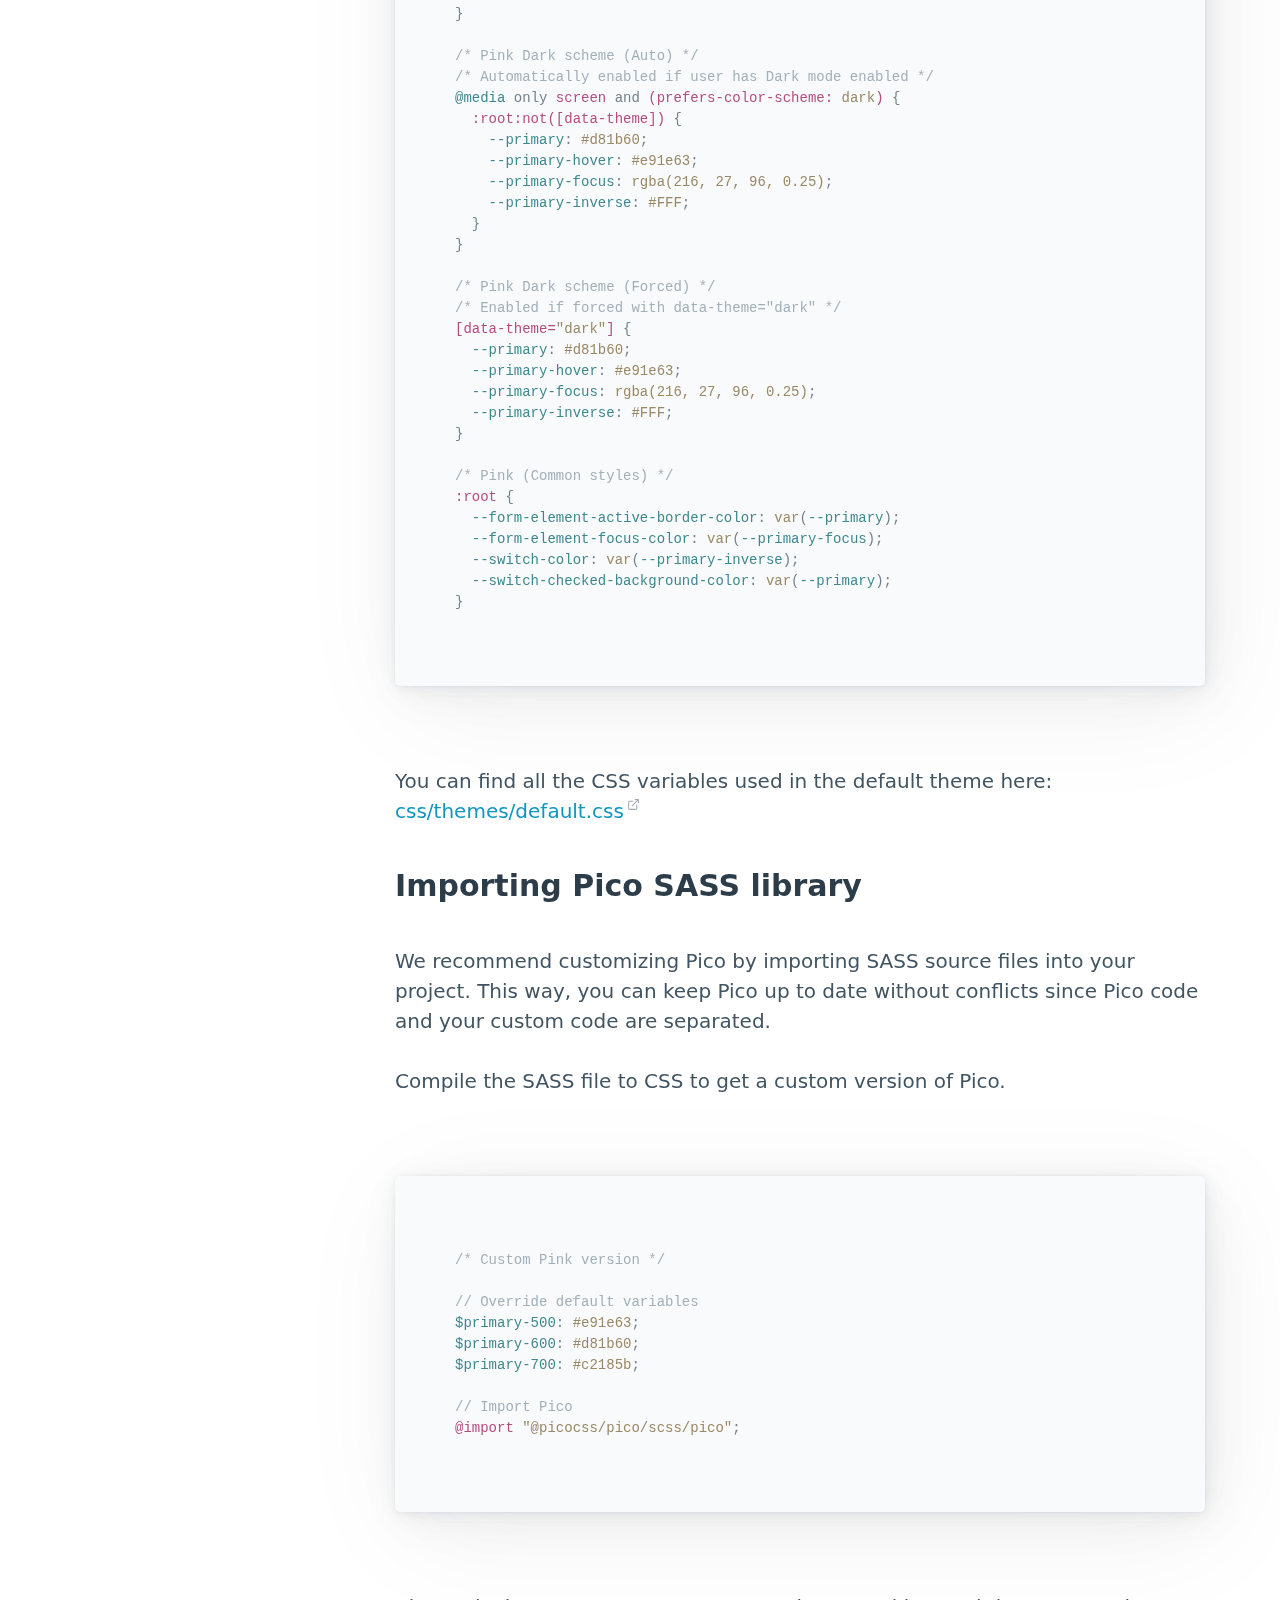
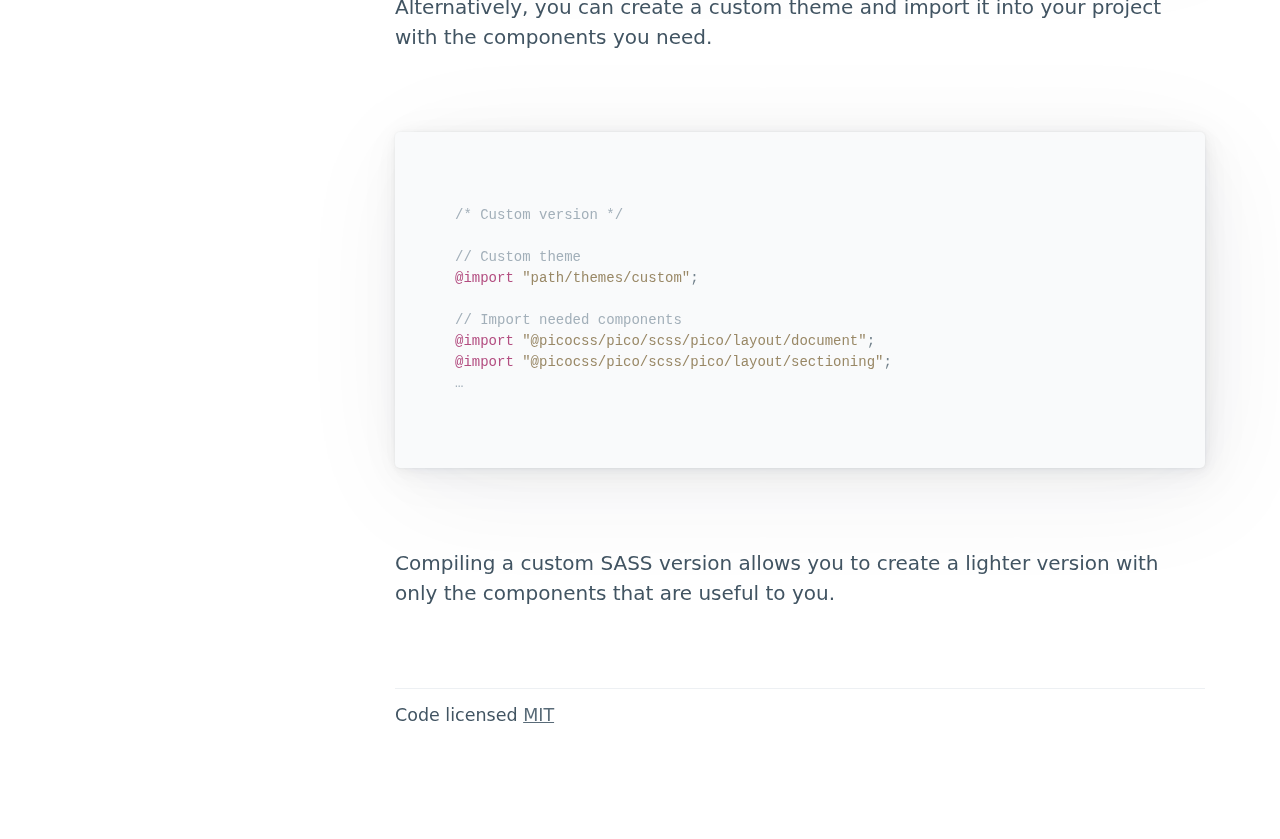
<file: pico-1.5.9/docs/customization.html>
<!doctype html><html lang="en"><head><meta charset="utf-8"><meta name="viewport" content="width=device-width,initial-scale=1"><title>Customization • Pico CSS</title><meta name="description" content="You can customize themes with SCSS, or you can edit the CSS variables. All Pico's styles and colors are set with CSS custom properties (variables)."><link rel="shortcut icon" href="https://picocss.com/favicon.ico"><link rel="stylesheet" href="../css/pico.min.css"><link rel="stylesheet" href="css/pico.docs.min.css"><link rel="canonical" href="https://picocss.com/docs/customization.html"></head><body><nav class="container-fluid"><ul><li><a href="https://picocss.com" aria-label="Back home"><svg aria-hidden="true" focusable="false" role="img" xmlns="http://www.w3.org/2000/svg" viewBox="0 0 1000 1000" height="56px"><path fill="currentColor" d="M633.43 429.23c0 118.38-49.76 184.72-138.87 184.72-53 0-92.04-25.37-108.62-67.32h-2.6v203.12H250V249.7h133.67v64.72h2.28c17.24-43.9 55.3-69.92 107-69.92 90.4 0 140.48 66.02 140.48 184.73zm-136.6 0c0-49.76-22.1-81.96-56.9-81.96s-56.9 32.2-57.24 82.28c.33 50.4 22.1 81.63 57.24 81.63 35.12 0 56.9-31.87 56.9-81.95zM682.5 547.5c0-37.32 30.18-67.5 67.5-67.5s67.5 30.18 67.5 67.5S787.32 615 750 615s-67.5-30.18-67.5-67.5z"/></svg></a></li><li>Documentation</li></ul><ul><li><a href="https://picocss.com#examples" class="secondary">Examples</a></li><li><a href="./" class="secondary">Docs</a></li><li><a href="https://github.com/picocss/pico" class="contrast" aria-label="Pico GitHub repository"><svg aria-hidden="true" focusable="false" role="img" xmlns="http://www.w3.org/2000/svg" viewBox="0 0 496 512" height="16px"><path fill="currentColor" d="M165.9 397.4c0 2-2.3 3.6-5.2 3.6-3.3.3-5.6-1.3-5.6-3.6 0-2 2.3-3.6 5.2-3.6 3-.3 5.6 1.3 5.6 3.6zm-31.1-4.5c-.7 2 1.3 4.3 4.3 4.9 2.6 1 5.6 0 6.2-2s-1.3-4.3-4.3-5.2c-2.6-.7-5.5.3-6.2 2.3zm44.2-1.7c-2.9.7-4.9 2.6-4.6 4.9.3 2 2.9 3.3 5.9 2.6 2.9-.7 4.9-2.6 4.6-4.6-.3-1.9-3-3.2-5.9-2.9zM244.8 8C106.1 8 0 113.3 0 252c0 110.9 69.8 205.8 169.5 239.2 12.8 2.3 17.3-5.6 17.3-12.1 0-6.2-.3-40.4-.3-61.4 0 0-70 15-84.7-29.8 0 0-11.4-29.1-27.8-36.6 0 0-22.9-15.7 1.6-15.4 0 0 24.9 2 38.6 25.8 21.9 38.6 58.6 27.5 72.9 20.9 2.3-16 8.8-27.1 16-33.7-55.9-6.2-112.3-14.3-112.3-110.5 0-27.5 7.6-41.3 23.6-58.9-2.6-6.5-11.1-33.3 2.6-67.9 20.9-6.5 69 27 69 27 20-5.6 41.5-8.5 62.8-8.5s42.8 2.9 62.8 8.5c0 0 48.1-33.6 69-27 13.7 34.7 5.2 61.4 2.6 67.9 16 17.7 25.8 31.5 25.8 58.9 0 96.5-58.9 104.2-114.8 110.5 9.2 7.9 17 22.9 17 46.4 0 33.7-.3 75.4-.3 83.6 0 6.5 4.6 14.4 17.3 12.1C428.2 457.8 496 362.9 496 252 496 113.3 383.5 8 244.8 8zM97.2 352.9c-1.3 1-1 3.3.7 5.2 1.6 1.6 3.9 2.3 5.2 1 1.3-1 1-3.3-.7-5.2-1.6-1.6-3.9-2.3-5.2-1zm-10.8-8.1c-.7 1.3.3 2.9 2.3 3.9 1.6 1 3.6.7 4.3-.7.7-1.3-.3-2.9-2.3-3.9-2-.6-3.6-.3-4.3.7zm32.4 35.6c-1.6 1.3-1 4.3 1.3 6.2 2.3 2.3 5.2 2.6 6.5 1 1.3-1.3.7-4.3-1.3-6.2-2.2-2.3-5.2-2.6-6.5-1zm-11.4-14.7c-1.6 1-1.6 3.6 0 5.9 1.6 2.3 4.3 3.3 5.6 2.3 1.6-1.3 1.6-3.9 0-6.2-1.4-2.3-4-3.3-5.6-2z"></path></svg></a></li></ul></nav><main class="container" id="docs"><aside><nav class="closed-on-mobile"><a href="./" class="secondary" id="toggle-docs-navigation"><svg xmlns="http://www.w3.org/2000/svg" class="expand" fill="currentColor" viewBox="0 0 16 16" height="16px"><title>Expand</title><path fill-rule="evenodd" d="M1 8a.5.5 0 0 1 .5-.5h13a.5.5 0 0 1 0 1h-13A.5.5 0 0 1 1 8zM7.646.146a.5.5 0 0 1 .708 0l2 2a.5.5 0 0 1-.708.708L8.5 1.707V5.5a.5.5 0 0 1-1 0V1.707L6.354 2.854a.5.5 0 1 1-.708-.708l2-2zM8 10a.5.5 0 0 1 .5.5v3.793l1.146-1.147a.5.5 0 0 1 .708.708l-2 2a.5.5 0 0 1-.708 0l-2-2a.5.5 0 0 1 .708-.708L7.5 14.293V10.5A.5.5 0 0 1 8 10z"></path></svg> <svg xmlns="http://www.w3.org/2000/svg" class="collapse" fill="currentColor" viewBox="0 0 16 16" height="16px"><title>Collapse</title><path fill-rule="evenodd" d="M1 8a.5.5 0 0 1 .5-.5h13a.5.5 0 0 1 0 1h-13A.5.5 0 0 1 1 8zm7-8a.5.5 0 0 1 .5.5v3.793l1.146-1.147a.5.5 0 0 1 .708.708l-2 2a.5.5 0 0 1-.708 0l-2-2a.5.5 0 1 1 .708-.708L7.5 4.293V.5A.5.5 0 0 1 8 0zm-.5 11.707l-1.146 1.147a.5.5 0 0 1-.708-.708l2-2a.5.5 0 0 1 .708 0l2 2a.5.5 0 0 1-.708.708L8.5 11.707V15.5a.5.5 0 0 1-1 0v-3.793z"></path></svg> Table of contents</a><details><summary>Getting started</summary><ul><li><a href="./" id="start-link" class="secondary">Usage</a></li><li><a href="./themes.html" id="themes-link" class="secondary">Themes</a></li><li><a href="./customization.html" id="customization-link" class="secondary">Customization</a></li><li><a href="./classless.html" id="classless-link" class="secondary">Class-less version</a></li><li><a href="./rtl.html" id="rtl-link" class="secondary">RTL</a></li></ul></details><details><summary>Layout</summary><ul><li><a href="./containers.html" id="containers-link" class="secondary">Containers</a></li><li><a href="./grid.html" id="grid-link" class="secondary">Grid</a></li><li><a href="./scroller.html" id="scroller-link" class="secondary">Horizontal scroller</a></li></ul></details><details><summary>Elements</summary><ul><li><a href="./typography.html" id="typography-link" class="secondary">Typography</a></li><li><a href="./buttons.html" id="buttons-link" class="secondary">Buttons</a></li><li><a href="./forms.html" id="forms-link" class="secondary">Forms</a></li><li><a href="./tables.html" id="tables-link" class="secondary">Tables</a></li></ul></details><details><summary>Components</summary><ul><li><a href="./accordions.html" id="accordions-link" class="secondary">Accordions</a></li><li><a href="./cards.html" id="cards-link" class="secondary">Cards</a></li><li><a href="./dropdowns.html" id="dropdowns-link" class="secondary">Dropdowns</a></li><li><a href="./modal.html" id="modal-link" class="secondary">Modal</a></li><li><a href="./navs.html" id="navs-link" class="secondary">Navs</a></li><li><a href="./progress.html" id="progress-link" class="secondary">Progress</a></li></ul></details><details><summary>Utilities</summary><ul><li><a href="./loading.html" id="loading-link" class="secondary">Loading</a></li><li><a href="./tooltips.html" id="tooltips-link" class="secondary">Tooltips</a></li></ul></details><details><summary>Extend</summary><ul><li><a href="./we-love-classes.html" id="we-love-classes-link" class="secondary">We love .classes</a></li></ul></details></nav><script>const activeLink=document.querySelector("aside a#customization-link"),parentAccordion=activeLink.closest("details");activeLink.setAttribute("aria-current","page"),parentAccordion.setAttribute("open","true")</script></aside><div role="document"><section id="customization"><hgroup><h1>Customization</h1><h2>You can customize themes with SCSS or, you can edit the CSS variables.</h2></hgroup><p>Example: <strong>pick a color!</strong></p><article data-theme="generated" aria-label="Generated theme example"><h3><span class="name">Custom theme</span></h3><form><div class="grid"><input type="text" name="login" placeholder="Login" aria-label="Login" autocomplete="nickname" required> <input type="password" name="password" placeholder="Password" aria-label="Password" autocomplete="current-password" required> <button type="submit" aria-label="Example button" onclick="event.preventDefault()">Login</button></div><fieldset><label for="remember"><input type="checkbox" role="switch" id="remember" name="remember" checked="checked"> Remember me</label></fieldset></form><footer class="code"><pre><code><em>// Simplified example</em>
<b>:root</b> {
  <i>--primary</i>: <u class="c600">…</u>;
}
</code></pre></footer></article><p>There are 2 ways to customize your version of Pico CSS:</p><h3>Overriding CSS variables</h3><p>All Pico's styles and colors are set with <em>CSS custom properties</em> (variables). Just override the CSS variables to customize your version of Pico.</p><pre><code><em>/* <span class="name"></span>Light scheme (Default) */
/* Can be forced with data-theme="light" */</em>
<b>[data-theme=<u>"light"</u>]</b>,
<b>:root:not([data-theme=<u>"dark"</u>])</b> {
  <i>--primary</i>: <u class="c600">…</u>;
  <i>--primary-hover</i>: <u class="c700">…</u>;
  <i>--primary-focus</i>: <u class="c600-outline-light">…</u>;
  <i>--primary-inverse</i>: <u class="inverse">…</u>;
}

<em>/* <span class="name"></span>Dark scheme (Auto) */
/* Automatically enabled if user has Dark mode enabled */</em>
<i>@media</i> only <b>screen</b> and <b>(prefers-color-scheme: <u>dark</u>)</b> {
  <b>:root:not([data-theme])</b> {
    <i>--primary</i>: <u class="c600">…</u>;
    <i>--primary-hover</i>: <u class="c500">…</u>;
    <i>--primary-focus</i>: <u class="c600-outline-dark">…</u>;
    <i>--primary-inverse</i>: <u class="inverse">…</u>;
  }
}

<em>/* <span class="name"></span>Dark scheme (Forced) */
/* Enabled if forced with data-theme="dark" */</em>
<b>[data-theme=<u>"dark"</u>]</b> {
  <i>--primary</i>: <u class="c600">…</u>;
  <i>--primary-hover</i>: <u class="c500">…</u>;
  <i>--primary-focus</i>: <u class="c600-outline-dark">…</u>;
  <i>--primary-inverse</i>: <u class="inverse">…</u>;
}

<em>/* <span class="name"></span>(Common styles) */</em>
<b>:root</b> {
  <i>--form-element-active-border-color</i>: <u>var</u>(<i>--primary</i>);
  <i>--form-element-focus-color</i>: <u>var</u>(<i>--primary-focus</i>);
  <i>--switch-color</i>: <u>var</u>(<i>--primary-inverse</i>);
  <i>--switch-checked-background-color</i>: <u>var</u>(<i>--primary</i>);
}
</code></pre><p>You can find all the CSS variables used in the default theme here: <a href="https://github.com/picocss/pico/blob/master/css/themes/default.css">css/themes/default.css</a></p><h3>Importing Pico SASS library</h3><p>We recommend customizing Pico by importing SASS source files into your project. This way, you can keep Pico up to date without conflicts since Pico code and your custom code are separated.</p><p>Compile the SASS file to CSS to get a custom version of Pico.</p><pre><code><em>/* Custom <span class="name"> </span>version */</em>

<em>// Override default variables</em>
<i>$primary-500</i>: <u class="c500">…</u>;
<i>$primary-600</i>: <u class="c600">…</u>;
<i>$primary-700</i>: <u class="c700">…</u>;

<em>// Import Pico</em>
<b>@import</b> <u>"@picocss/pico/scss/pico"</u>;</code></pre><p>Alternatively, you can create a custom theme and import it into your project with the components you need.</p><pre><code><em>/* Custom version */</em>

<em>// Custom theme</em>
<b>@import</b> <u>"path/themes/custom"</u>;

<em>// Import needed components</em>
<b>@import</b> <u>"@picocss/pico/scss/pico/layout/document"</u>;
<b>@import</b> <u>"@picocss/pico/scss/pico/layout/sectioning"</u>;
<em>…</em>
</code></pre><p>Compiling a custom SASS version allows you to create a lighter version with only the components that are useful to you.</p></section><footer><hr><p><small>Code licensed <a href="https://github.com/picocss/pico/blob/master/LICENSE.md" class="secondary">MIT</a></small></p></footer></div></main><script src="js/commons.min.js"></script><script src="js/customization.min.js"></script></body></html>
</file>
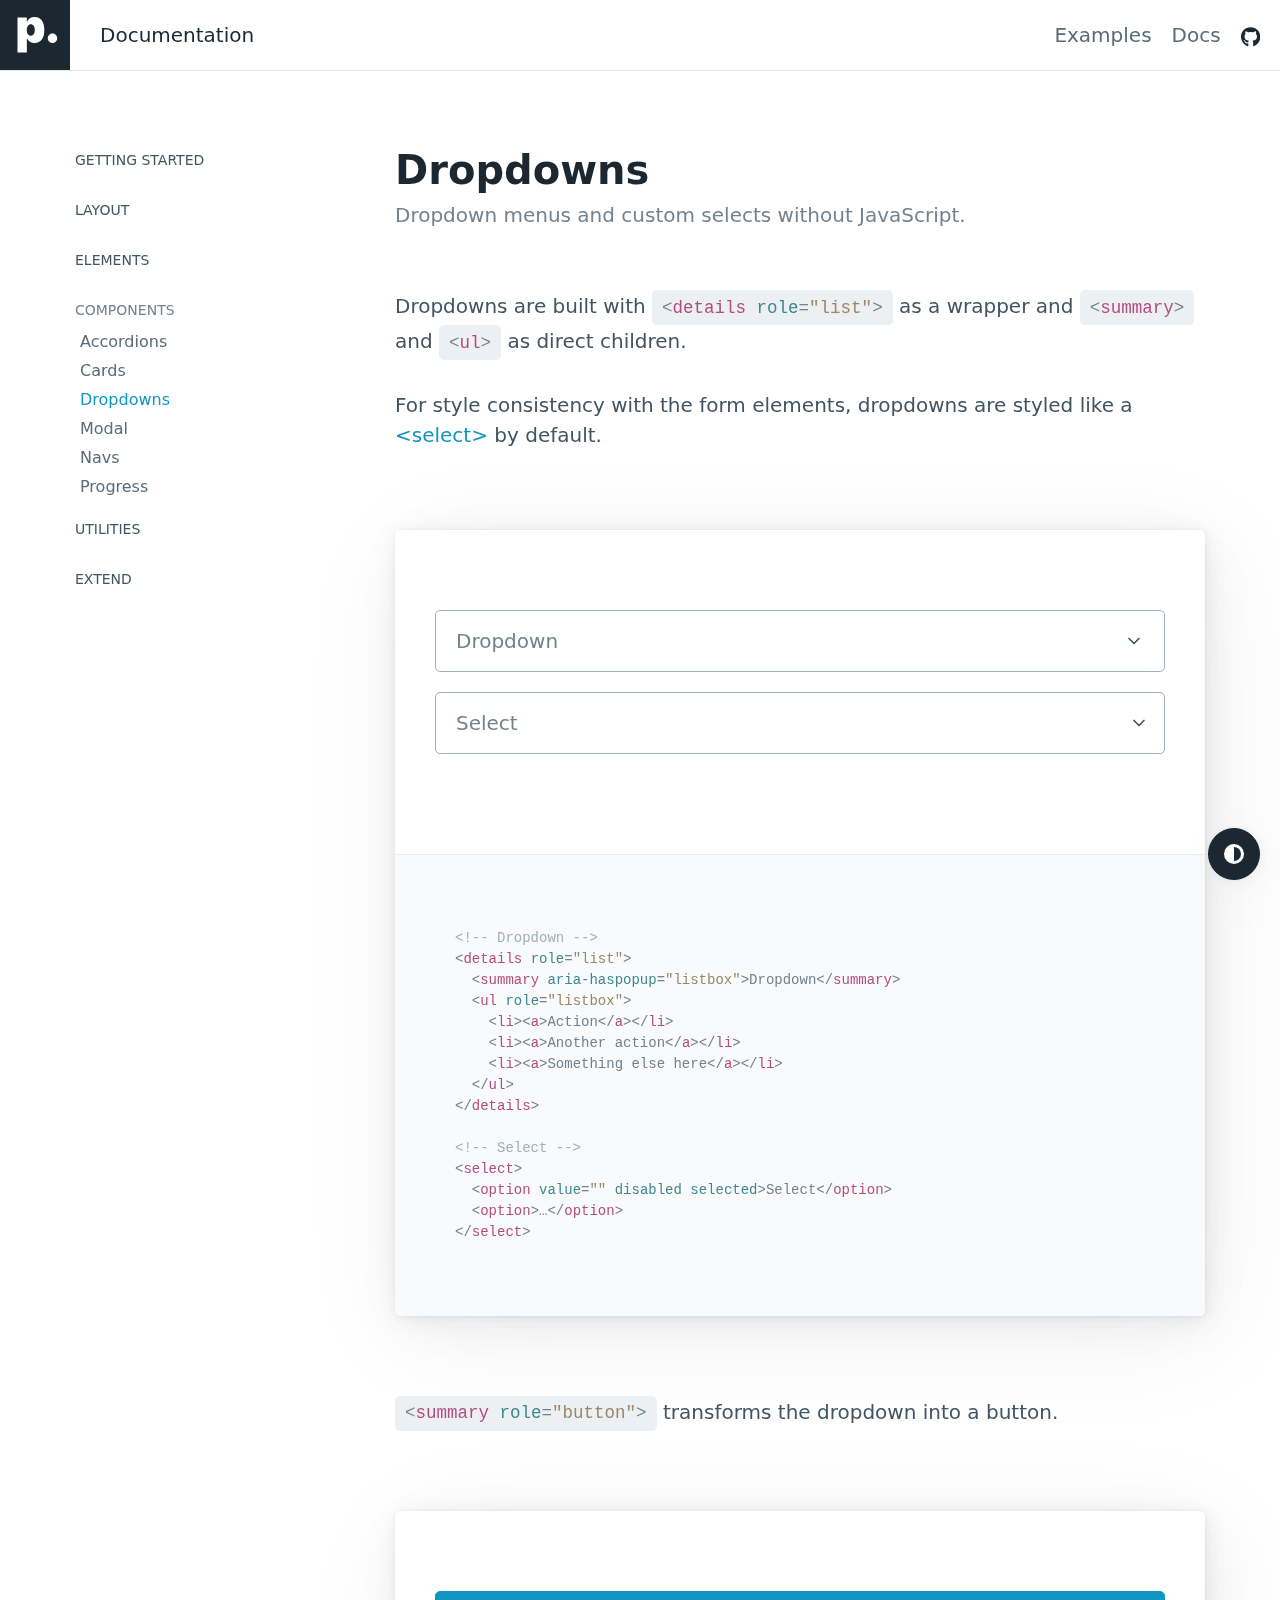
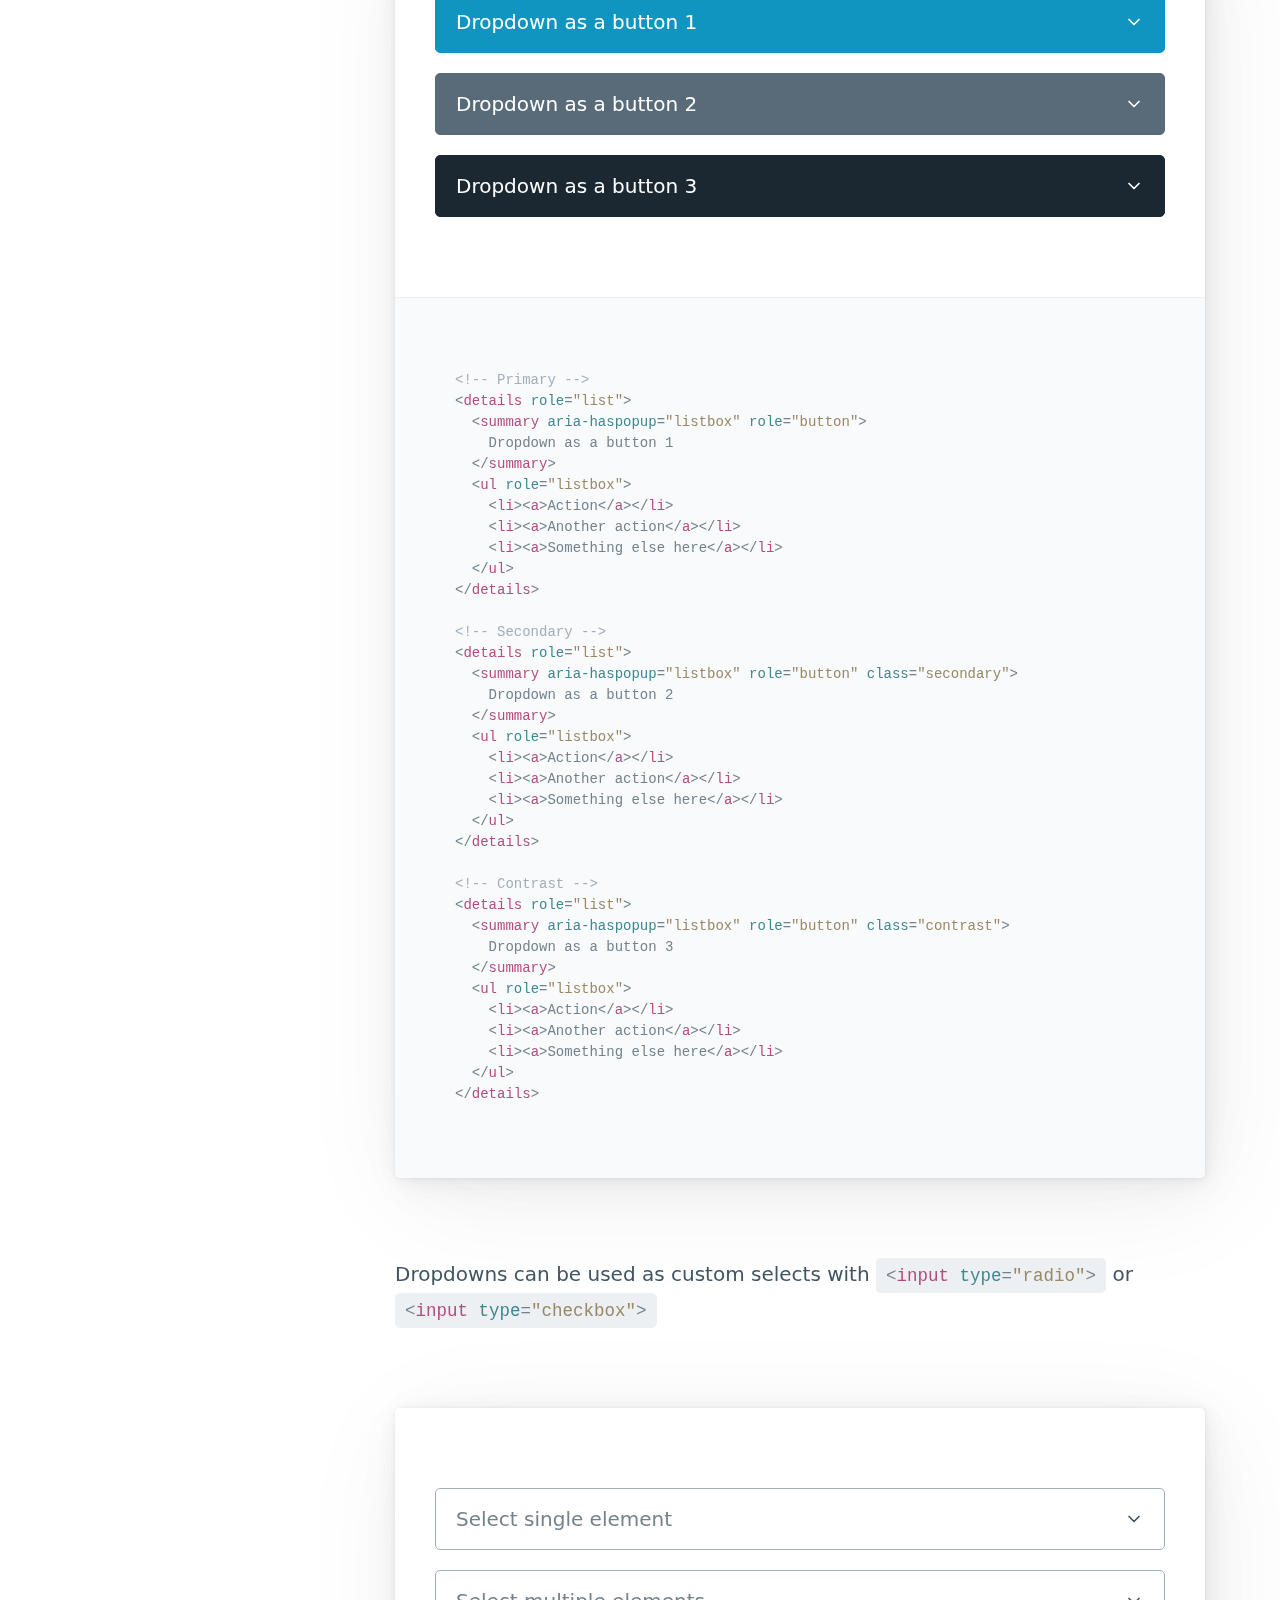
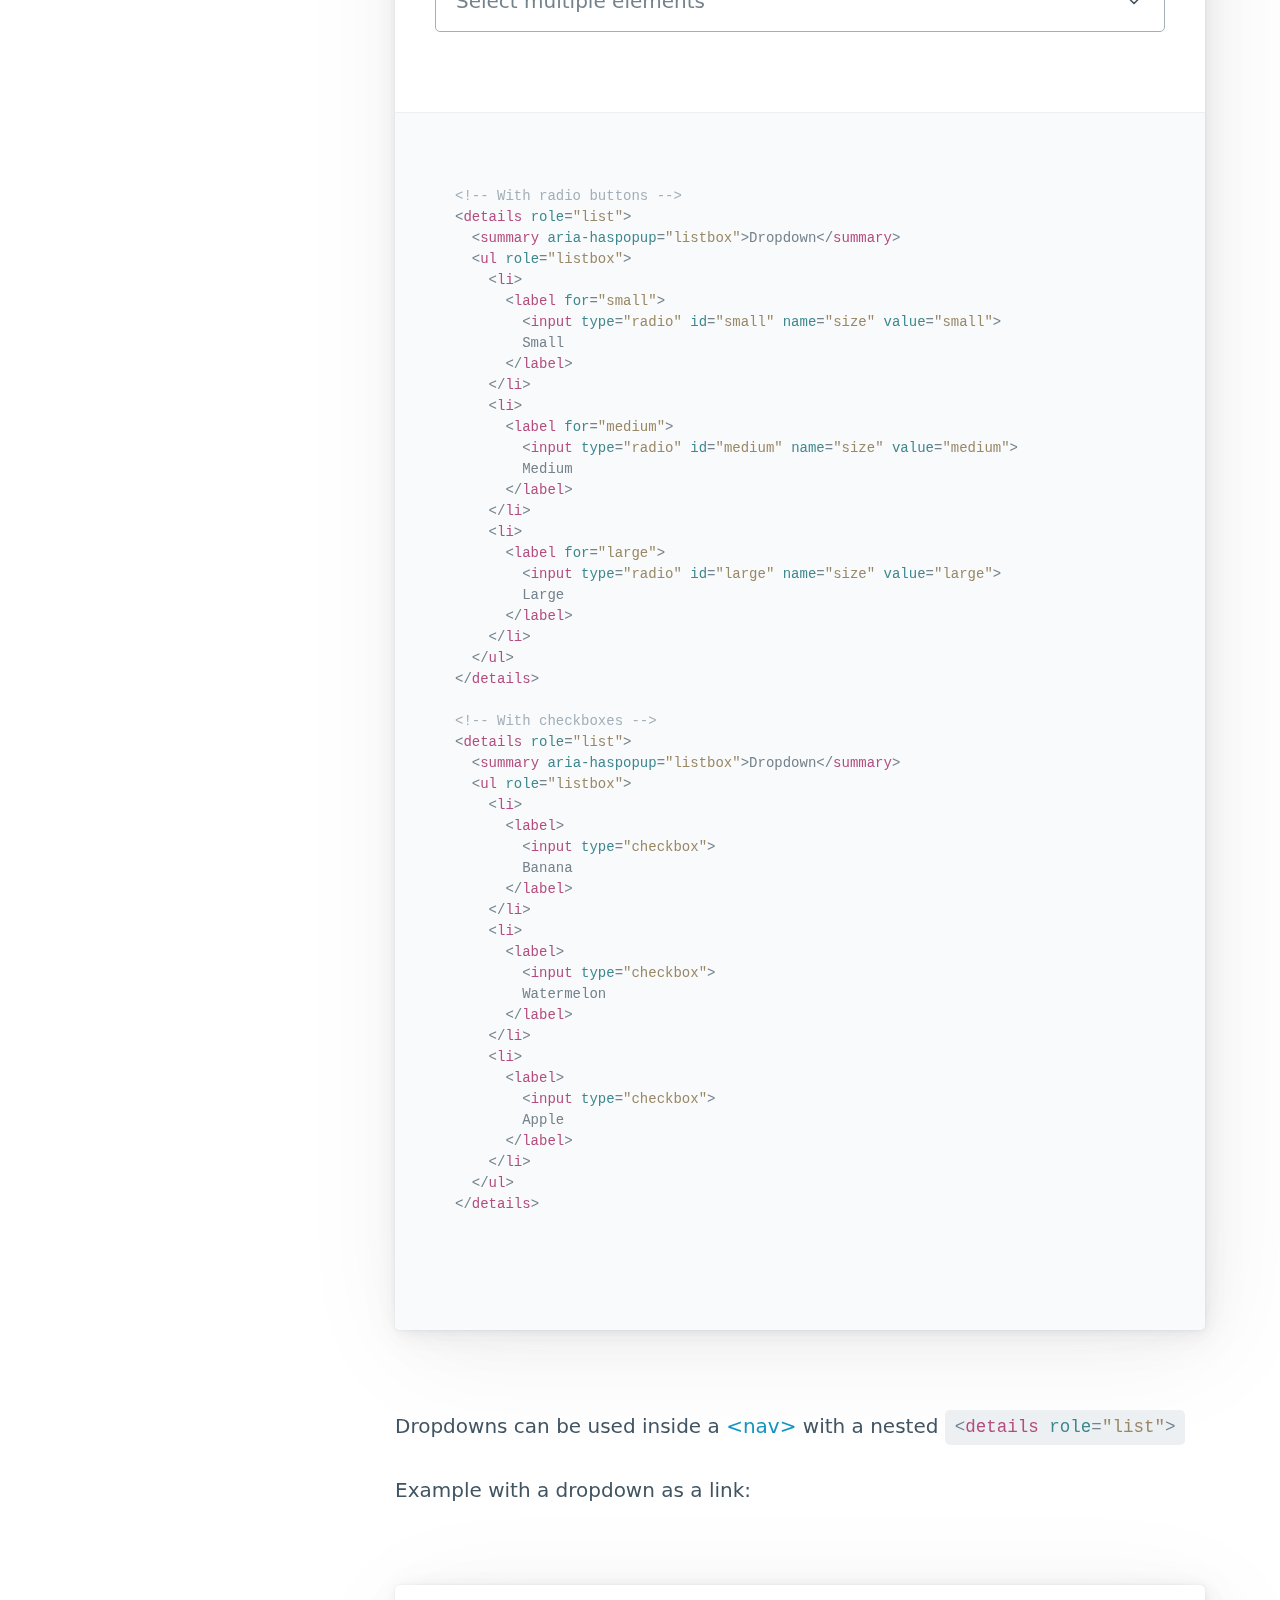
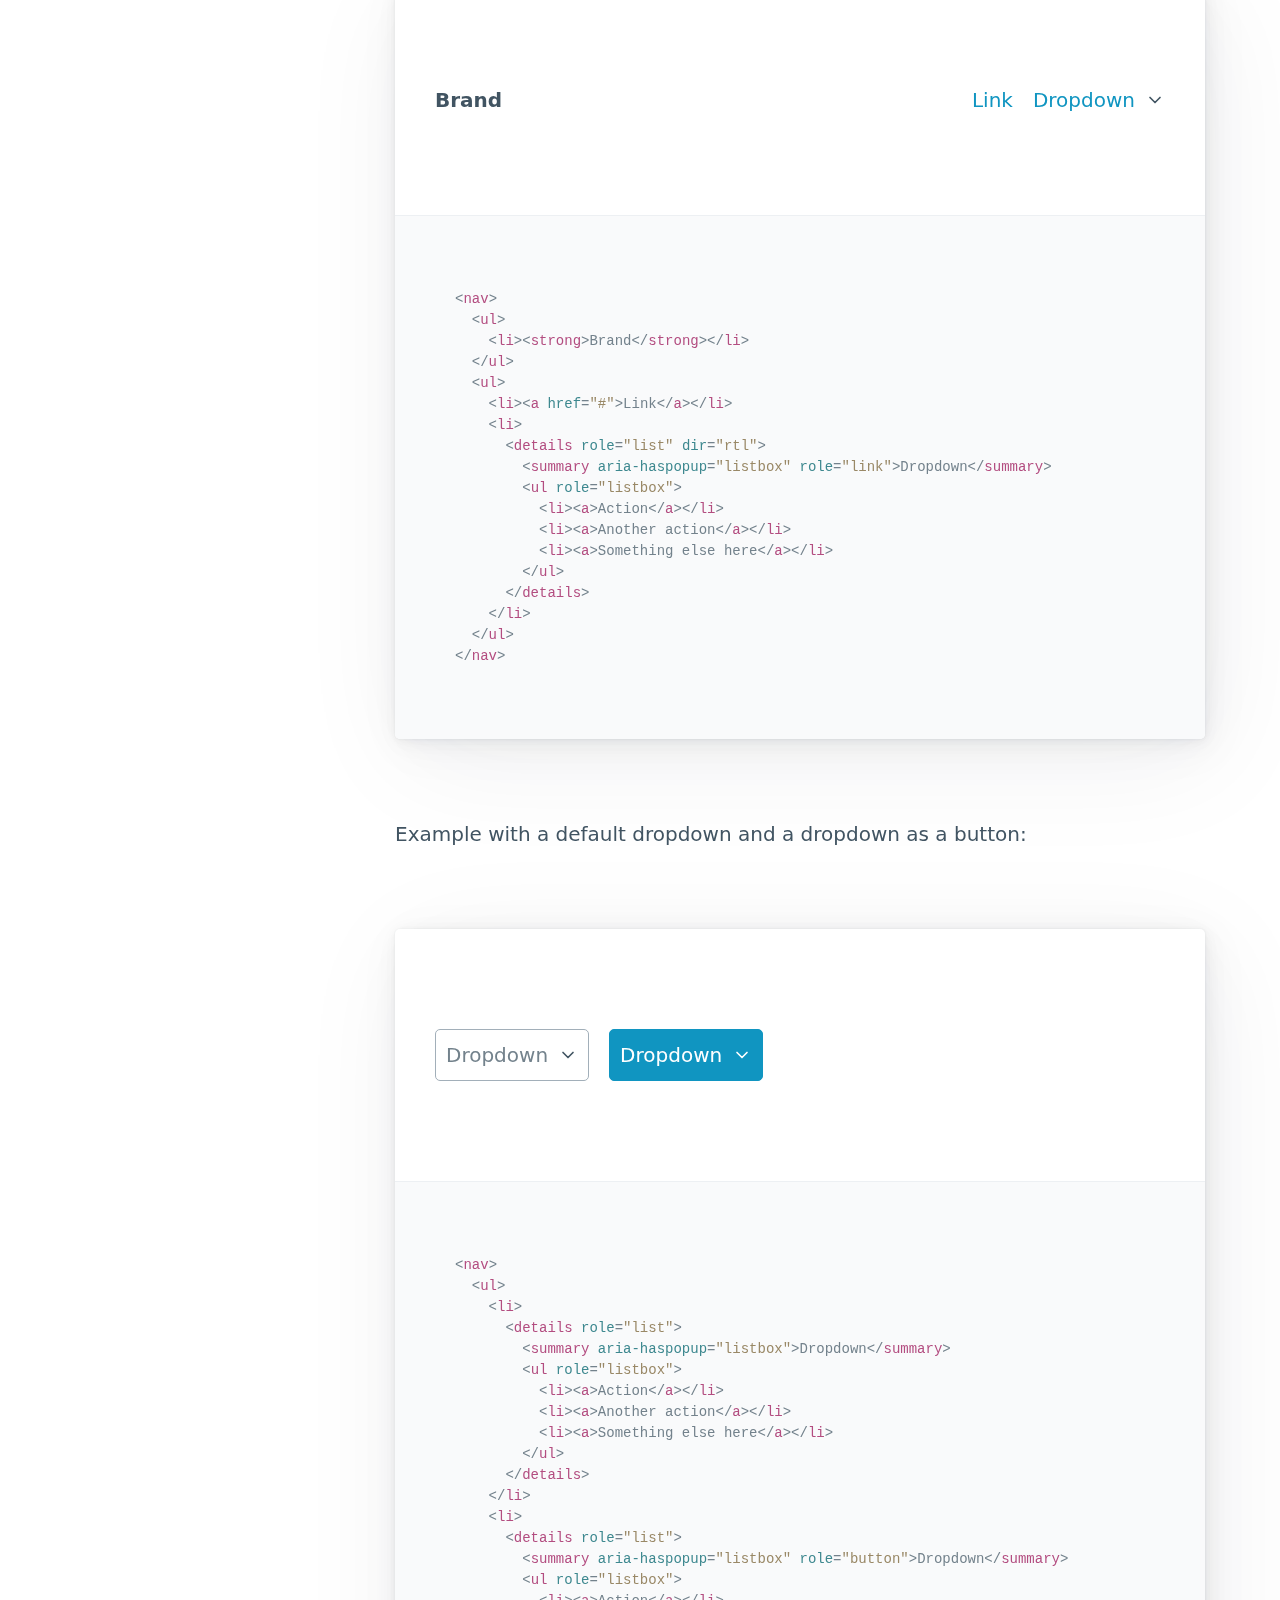
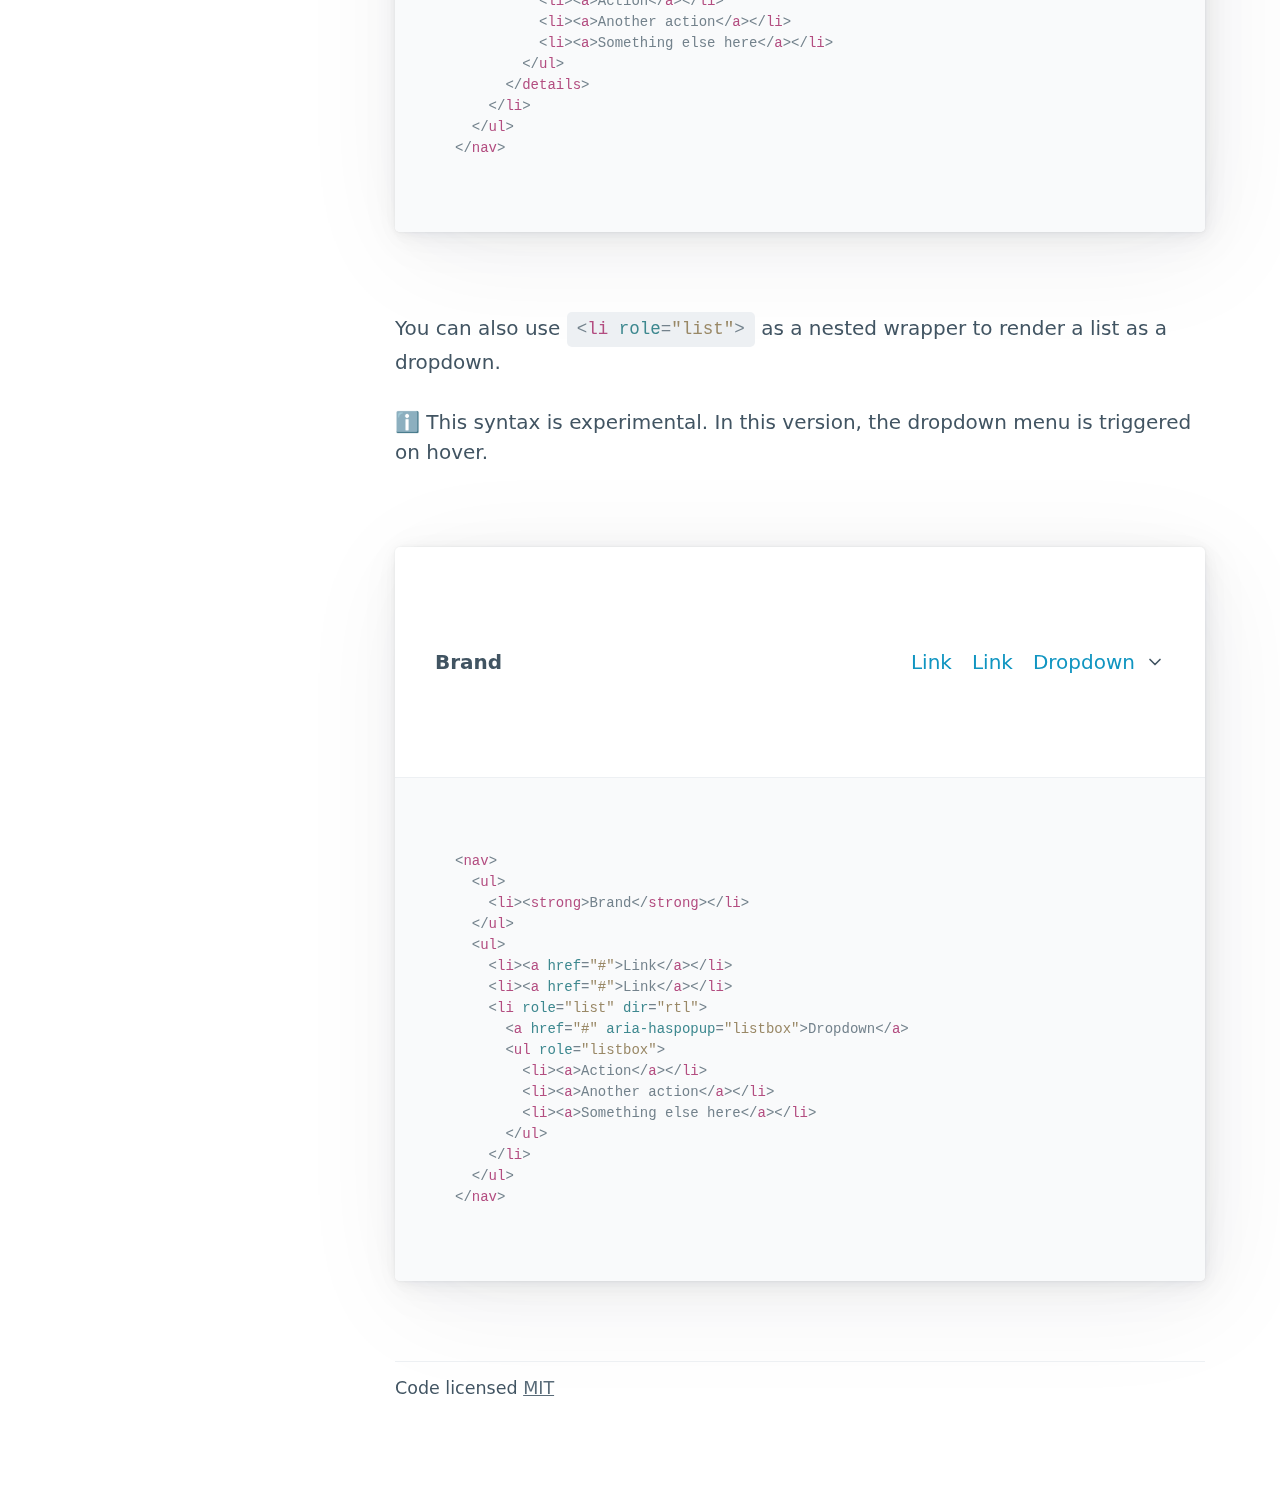
<file: pico-1.5.9/docs/dropdowns.html>
<!doctype html><html lang="en"><head><meta charset="utf-8"><meta name="viewport" content="width=device-width,initial-scale=1"><title>Dropdowns • Pico CSS</title><meta name="description" content="Dropdown menus and custom selects without JavaScript."><link rel="shortcut icon" href="https://picocss.com/favicon.ico"><link rel="stylesheet" href="../css/pico.min.css"><link rel="stylesheet" href="css/pico.docs.min.css"><link rel="canonical" href="https://picocss.com/docs/dropdowns.html"></head><body><nav class="container-fluid"><ul><li><a href="https://picocss.com" aria-label="Back home"><svg aria-hidden="true" focusable="false" role="img" xmlns="http://www.w3.org/2000/svg" viewBox="0 0 1000 1000" height="56px"><path fill="currentColor" d="M633.43 429.23c0 118.38-49.76 184.72-138.87 184.72-53 0-92.04-25.37-108.62-67.32h-2.6v203.12H250V249.7h133.67v64.72h2.28c17.24-43.9 55.3-69.92 107-69.92 90.4 0 140.48 66.02 140.48 184.73zm-136.6 0c0-49.76-22.1-81.96-56.9-81.96s-56.9 32.2-57.24 82.28c.33 50.4 22.1 81.63 57.24 81.63 35.12 0 56.9-31.87 56.9-81.95zM682.5 547.5c0-37.32 30.18-67.5 67.5-67.5s67.5 30.18 67.5 67.5S787.32 615 750 615s-67.5-30.18-67.5-67.5z"/></svg></a></li><li>Documentation</li></ul><ul><li><a href="https://picocss.com#examples" class="secondary">Examples</a></li><li><a href="./" class="secondary">Docs</a></li><li><a href="https://github.com/picocss/pico" class="contrast" aria-label="Pico GitHub repository"><svg aria-hidden="true" focusable="false" role="img" xmlns="http://www.w3.org/2000/svg" viewBox="0 0 496 512" height="16px"><path fill="currentColor" d="M165.9 397.4c0 2-2.3 3.6-5.2 3.6-3.3.3-5.6-1.3-5.6-3.6 0-2 2.3-3.6 5.2-3.6 3-.3 5.6 1.3 5.6 3.6zm-31.1-4.5c-.7 2 1.3 4.3 4.3 4.9 2.6 1 5.6 0 6.2-2s-1.3-4.3-4.3-5.2c-2.6-.7-5.5.3-6.2 2.3zm44.2-1.7c-2.9.7-4.9 2.6-4.6 4.9.3 2 2.9 3.3 5.9 2.6 2.9-.7 4.9-2.6 4.6-4.6-.3-1.9-3-3.2-5.9-2.9zM244.8 8C106.1 8 0 113.3 0 252c0 110.9 69.8 205.8 169.5 239.2 12.8 2.3 17.3-5.6 17.3-12.1 0-6.2-.3-40.4-.3-61.4 0 0-70 15-84.7-29.8 0 0-11.4-29.1-27.8-36.6 0 0-22.9-15.7 1.6-15.4 0 0 24.9 2 38.6 25.8 21.9 38.6 58.6 27.5 72.9 20.9 2.3-16 8.8-27.1 16-33.7-55.9-6.2-112.3-14.3-112.3-110.5 0-27.5 7.6-41.3 23.6-58.9-2.6-6.5-11.1-33.3 2.6-67.9 20.9-6.5 69 27 69 27 20-5.6 41.5-8.5 62.8-8.5s42.8 2.9 62.8 8.5c0 0 48.1-33.6 69-27 13.7 34.7 5.2 61.4 2.6 67.9 16 17.7 25.8 31.5 25.8 58.9 0 96.5-58.9 104.2-114.8 110.5 9.2 7.9 17 22.9 17 46.4 0 33.7-.3 75.4-.3 83.6 0 6.5 4.6 14.4 17.3 12.1C428.2 457.8 496 362.9 496 252 496 113.3 383.5 8 244.8 8zM97.2 352.9c-1.3 1-1 3.3.7 5.2 1.6 1.6 3.9 2.3 5.2 1 1.3-1 1-3.3-.7-5.2-1.6-1.6-3.9-2.3-5.2-1zm-10.8-8.1c-.7 1.3.3 2.9 2.3 3.9 1.6 1 3.6.7 4.3-.7.7-1.3-.3-2.9-2.3-3.9-2-.6-3.6-.3-4.3.7zm32.4 35.6c-1.6 1.3-1 4.3 1.3 6.2 2.3 2.3 5.2 2.6 6.5 1 1.3-1.3.7-4.3-1.3-6.2-2.2-2.3-5.2-2.6-6.5-1zm-11.4-14.7c-1.6 1-1.6 3.6 0 5.9 1.6 2.3 4.3 3.3 5.6 2.3 1.6-1.3 1.6-3.9 0-6.2-1.4-2.3-4-3.3-5.6-2z"></path></svg></a></li></ul></nav><main class="container" id="docs"><aside><nav class="closed-on-mobile"><a href="./" class="secondary" id="toggle-docs-navigation"><svg xmlns="http://www.w3.org/2000/svg" class="expand" fill="currentColor" viewBox="0 0 16 16" height="16px"><title>Expand</title><path fill-rule="evenodd" d="M1 8a.5.5 0 0 1 .5-.5h13a.5.5 0 0 1 0 1h-13A.5.5 0 0 1 1 8zM7.646.146a.5.5 0 0 1 .708 0l2 2a.5.5 0 0 1-.708.708L8.5 1.707V5.5a.5.5 0 0 1-1 0V1.707L6.354 2.854a.5.5 0 1 1-.708-.708l2-2zM8 10a.5.5 0 0 1 .5.5v3.793l1.146-1.147a.5.5 0 0 1 .708.708l-2 2a.5.5 0 0 1-.708 0l-2-2a.5.5 0 0 1 .708-.708L7.5 14.293V10.5A.5.5 0 0 1 8 10z"></path></svg> <svg xmlns="http://www.w3.org/2000/svg" class="collapse" fill="currentColor" viewBox="0 0 16 16" height="16px"><title>Collapse</title><path fill-rule="evenodd" d="M1 8a.5.5 0 0 1 .5-.5h13a.5.5 0 0 1 0 1h-13A.5.5 0 0 1 1 8zm7-8a.5.5 0 0 1 .5.5v3.793l1.146-1.147a.5.5 0 0 1 .708.708l-2 2a.5.5 0 0 1-.708 0l-2-2a.5.5 0 1 1 .708-.708L7.5 4.293V.5A.5.5 0 0 1 8 0zm-.5 11.707l-1.146 1.147a.5.5 0 0 1-.708-.708l2-2a.5.5 0 0 1 .708 0l2 2a.5.5 0 0 1-.708.708L8.5 11.707V15.5a.5.5 0 0 1-1 0v-3.793z"></path></svg> Table of contents</a><details><summary>Getting started</summary><ul><li><a href="./" id="start-link" class="secondary">Usage</a></li><li><a href="./themes.html" id="themes-link" class="secondary">Themes</a></li><li><a href="./customization.html" id="customization-link" class="secondary">Customization</a></li><li><a href="./classless.html" id="classless-link" class="secondary">Class-less version</a></li><li><a href="./rtl.html" id="rtl-link" class="secondary">RTL</a></li></ul></details><details><summary>Layout</summary><ul><li><a href="./containers.html" id="containers-link" class="secondary">Containers</a></li><li><a href="./grid.html" id="grid-link" class="secondary">Grid</a></li><li><a href="./scroller.html" id="scroller-link" class="secondary">Horizontal scroller</a></li></ul></details><details><summary>Elements</summary><ul><li><a href="./typography.html" id="typography-link" class="secondary">Typography</a></li><li><a href="./buttons.html" id="buttons-link" class="secondary">Buttons</a></li><li><a href="./forms.html" id="forms-link" class="secondary">Forms</a></li><li><a href="./tables.html" id="tables-link" class="secondary">Tables</a></li></ul></details><details><summary>Components</summary><ul><li><a href="./accordions.html" id="accordions-link" class="secondary">Accordions</a></li><li><a href="./cards.html" id="cards-link" class="secondary">Cards</a></li><li><a href="./dropdowns.html" id="dropdowns-link" class="secondary">Dropdowns</a></li><li><a href="./modal.html" id="modal-link" class="secondary">Modal</a></li><li><a href="./navs.html" id="navs-link" class="secondary">Navs</a></li><li><a href="./progress.html" id="progress-link" class="secondary">Progress</a></li></ul></details><details><summary>Utilities</summary><ul><li><a href="./loading.html" id="loading-link" class="secondary">Loading</a></li><li><a href="./tooltips.html" id="tooltips-link" class="secondary">Tooltips</a></li></ul></details><details><summary>Extend</summary><ul><li><a href="./we-love-classes.html" id="we-love-classes-link" class="secondary">We love .classes</a></li></ul></details></nav><script>const activeLink=document.querySelector("aside a#dropdowns-link"),parentAccordion=activeLink.closest("details");activeLink.setAttribute("aria-current","page"),parentAccordion.setAttribute("open","true")</script></aside><div role="document"><section id="dropdown"><hgroup><h1>Dropdowns</h1><h2>Dropdown menus and custom selects without JavaScript.</h2></hgroup><p>Dropdowns are built with <code>&lt;<b>details</b> <i>role</i>=<u>"list"</u>&gt;</code> as a wrapper and <code>&lt;<b>summary</b>&gt;</code> and <code>&lt;<b>ul</b>&gt;</code> as direct children.</p><p>For style consistency with the form elements, dropdowns are styled like a <a href="forms.html">&lt;select&gt;</a> by default.</p><article aria-label="Dropdowns as Selects"><details role="list"><summary aria-haspopup="listbox">Dropdown</summary><ul role="listbox"><li><a href="#" onclick="event.preventDefault()">Action</a></li><li><a href="#" onclick="event.preventDefault()">Another action</a></li><li><a href="#" onclick="event.preventDefault()">Something else here</a></li></ul></details><select required><option value="" disabled="disabled" selected="selected">Select</option><option>Option</option><option>Another option</option><option>Something else here</option></select><footer class="code"><pre><code><em>&lt;!-- Dropdown --&gt;</em>
&lt;<b>details</b> <i>role</i>=<u>"list"</u>&gt;
  &lt;<b>summary</b> <i>aria-haspopup</i>=<u>"listbox"</u>&gt;Dropdown&lt;/<b>summary</b>&gt;
  &lt;<b>ul</b> <i>role</i>=<u>"listbox"</u>&gt;
    &lt;<b>li</b>&gt;&lt;<b>a</b>&gt;Action&lt;/<b>a</b>&gt;&lt;/<b>li</b>&gt;
    &lt;<b>li</b>&gt;&lt;<b>a</b>&gt;Another action&lt;/<b>a</b>&gt;&lt;/<b>li</b>&gt;
    &lt;<b>li</b>&gt;&lt;<b>a</b>&gt;Something else here&lt;/<b>a</b>&gt;&lt;/<b>li</b>&gt;
  &lt;/<b>ul</b>&gt;
&lt;/<b>details</b>&gt;

<em>&lt;!-- Select --&gt;</em>
&lt;<b>select</b>&gt;
  &lt;<b>option</b> <i>value</i>=<u>""</u> <i>disabled selected</i>&gt;Select&lt;/<b>option</b>&gt;
  &lt;<b>option</b>&gt;…&lt;/<b>option</b>&gt;
&lt;/<b>select</b>&gt;
</code></pre></footer></article><p><code>&lt;<b>summary</b> <i>role</i>=<u>"button"</u>&gt;</code> transforms the dropdown into a button.</p><article aria-label="Dropdowns as Buttons"><details role="list"><summary aria-haspopup="listbox" role="button">Dropdown as a button 1</summary><ul role="listbox"><li><a href="#" onclick="event.preventDefault()">Action</a></li><li><a href="#" onclick="event.preventDefault()">Another action</a></li><li><a href="#" onclick="event.preventDefault()">Something else here</a></li></ul></details><details role="list"><summary aria-haspopup="listbox" role="button" class="secondary">Dropdown as a button 2</summary><ul role="listbox"><li><a href="#" onclick="event.preventDefault()">Action</a></li><li><a href="#" onclick="event.preventDefault()">Another action</a></li><li><a href="#" onclick="event.preventDefault()">Something else here</a></li></ul></details><details role="list"><summary aria-haspopup="listbox" role="button" class="contrast">Dropdown as a button 3</summary><ul role="listbox"><li><a href="#" onclick="event.preventDefault()">Action</a></li><li><a href="#" onclick="event.preventDefault()">Another action</a></li><li><a href="#" onclick="event.preventDefault()">Something else here</a></li></ul></details><footer class="code"><pre><code><em>&lt;!-- Primary --&gt;</em>
&lt;<b>details</b> <i>role</i>=<u>"list"</u>&gt;
  &lt;<b>summary</b> <i>aria-haspopup</i>=<u>"listbox"</u> <i>role</i>=<u>"button"</u>&gt;
    Dropdown as a button 1
  &lt;/<b>summary</b>&gt;
  &lt;<b>ul</b> <i>role</i>=<u>"listbox"</u>&gt;
    &lt;<b>li</b>&gt;&lt;<b>a</b>&gt;Action&lt;/<b>a</b>&gt;&lt;/<b>li</b>&gt;
    &lt;<b>li</b>&gt;&lt;<b>a</b>&gt;Another action&lt;/<b>a</b>&gt;&lt;/<b>li</b>&gt;
    &lt;<b>li</b>&gt;&lt;<b>a</b>&gt;Something else here&lt;/<b>a</b>&gt;&lt;/<b>li</b>&gt;
  &lt;/<b>ul</b>&gt;
&lt;/<b>details</b>&gt;

<em>&lt;!-- Secondary --&gt;</em>
&lt;<b>details</b> <i>role</i>=<u>"list"</u>&gt;
  &lt;<b>summary</b> <i>aria-haspopup</i>=<u>"listbox"</u> <i>role</i>=<u>"button"</u> <i>class</i>=<u>"secondary"</u>&gt;
    Dropdown as a button 2
  &lt;/<b>summary</b>&gt;
  &lt;<b>ul</b> <i>role</i>=<u>"listbox"</u>&gt;
    &lt;<b>li</b>&gt;&lt;<b>a</b>&gt;Action&lt;/<b>a</b>&gt;&lt;/<b>li</b>&gt;
    &lt;<b>li</b>&gt;&lt;<b>a</b>&gt;Another action&lt;/<b>a</b>&gt;&lt;/<b>li</b>&gt;
    &lt;<b>li</b>&gt;&lt;<b>a</b>&gt;Something else here&lt;/<b>a</b>&gt;&lt;/<b>li</b>&gt;
  &lt;/<b>ul</b>&gt;
&lt;/<b>details</b>&gt;

<em>&lt;!-- Contrast --&gt;</em>
&lt;<b>details</b> <i>role</i>=<u>"list"</u>&gt;
  &lt;<b>summary</b> <i>aria-haspopup</i>=<u>"listbox"</u> <i>role</i>=<u>"button"</u> <i>class</i>=<u>"contrast"</u>&gt;
    Dropdown as a button 3
  &lt;/<b>summary</b>&gt;
  &lt;<b>ul</b> <i>role</i>=<u>"listbox"</u>&gt;
    &lt;<b>li</b>&gt;&lt;<b>a</b>&gt;Action&lt;/<b>a</b>&gt;&lt;/<b>li</b>&gt;
    &lt;<b>li</b>&gt;&lt;<b>a</b>&gt;Another action&lt;/<b>a</b>&gt;&lt;/<b>li</b>&gt;
    &lt;<b>li</b>&gt;&lt;<b>a</b>&gt;Something else here&lt;/<b>a</b>&gt;&lt;/<b>li</b>&gt;
  &lt;/<b>ul</b>&gt;
&lt;/<b>details</b>&gt;
</code></pre></footer></article><p>Dropdowns can be used as custom selects with <code>&lt;<b>input</b> <i>type</i>=<u>"radio"</u>&gt;</code> or <code>&lt;<b>input</b> <i>type</i>=<u>"checkbox"</u>&gt;</code></p><article aria-label="Dropdowns with radio buttons or checkboxes"><details role="list"><summary aria-haspopup="listbox">Select single element</summary><ul role="listbox"><li><label for="small"><input type="radio" id="small" name="size" value="small"/> Small</label></li><li><label for="medium"><input type="radio" id="medium" name="size" value="medium"/> Medium</label></li><li><label for="large"><input type="radio" id="large" name="size" value="large"/> Large</label></li></ul></details><details role="list"><summary aria-haspopup="listbox">Select multiple elements</summary><ul role="listbox"><li><label><input type="checkbox"/> Banana</label></li><li><label><input type="checkbox"/> Watermelon</label></li><li><label><input type="checkbox"/> Apple</label></li></ul></details><footer class="code"><pre><code><em>&lt;!-- With radio buttons --&gt;</em>
&lt;<b>details</b> <i>role</i>=<u>"list"</u>&gt;
  &lt;<b>summary</b> <i>aria-haspopup</i>=<u>"listbox"</u>&gt;Dropdown&lt;/<b>summary</b>&gt;
  &lt;<b>ul</b> <i>role</i>=<u>"listbox"</u>&gt;
    &lt;<b>li</b>&gt;
      &lt;<b>label</b> <i>for</i>=<u>"small"</u>&gt;
        &lt;<b>input</b> <i>type</i>=<u>"radio"</u> <i>id</i>=<u>"small"</u> <i>name</i>=<u>"size"</u> <i>value</i>=<u>"small"</u>&gt;
        Small
      &lt;/<b>label</b>&gt;
    &lt;/<b>li</b>&gt;
    &lt;<b>li</b>&gt;
      &lt;<b>label</b> <i>for</i>=<u>"medium"</u>&gt;
        &lt;<b>input</b> <i>type</i>=<u>"radio"</u> <i>id</i>=<u>"medium"</u> <i>name</i>=<u>"size"</u> <i>value</i>=<u>"medium"</u>&gt;
        Medium
      &lt;/<b>label</b>&gt;
    &lt;/<b>li</b>&gt;
    &lt;<b>li</b>&gt;
      &lt;<b>label</b> <i>for</i>=<u>"large"</u>&gt;
        &lt;<b>input</b> <i>type</i>=<u>"radio"</u> <i>id</i>=<u>"large"</u> <i>name</i>=<u>"size"</u> <i>value</i>=<u>"large"</u>&gt;
        Large
      &lt;/<b>label</b>&gt;
    &lt;/<b>li</b>&gt;
  &lt;/<b>ul</b>&gt;
&lt;/<b>details</b>&gt;

<em>&lt;!-- With checkboxes --&gt;</em>
&lt;<b>details</b> <i>role</i>=<u>"list"</u>&gt;
  &lt;<b>summary</b> <i>aria-haspopup</i>=<u>"listbox"</u>&gt;Dropdown&lt;/<b>summary</b>&gt;
  &lt;<b>ul</b> <i>role</i>=<u>"listbox"</u>&gt;
    &lt;<b>li</b>&gt;
      &lt;<b>label</b>&gt;
        &lt;<b>input</b> <i>type</i>=<u>"checkbox"</u>&gt;
        Banana
      &lt;/<b>label</b>&gt;
    &lt;/<b>li</b>&gt;
    &lt;<b>li</b>&gt;
      &lt;<b>label</b>&gt;
        &lt;<b>input</b> <i>type</i>=<u>"checkbox"</u>&gt;
        Watermelon
      &lt;/<b>label</b>&gt;
    &lt;/<b>li</b>&gt;
    &lt;<b>li</b>&gt;
      &lt;<b>label</b>&gt;
        &lt;<b>input</b> <i>type</i>=<u>"checkbox"</u>&gt;
        Apple
      &lt;/<b>label</b>&gt;
    &lt;/<b>li</b>&gt;
  &lt;/<b>ul</b>&gt;
&lt;/<b>details</b>&gt;
              
            </code></pre></footer></article><p>Dropdowns can be used inside a <a href="navs.html">&lt;nav&gt;</a> with a nested <code>&lt;<b>details</b> <i>role</i>=<u>"list"</u>&gt;</code></p><p>Example with a dropdown as a link:</p><article aria-label="Dropdowns inside a nav"><nav><ul><li><strong>Brand</strong></li></ul><ul><li><a href="#" onclick="event.preventDefault()">Link</a></li><li><details role="list" dir="rtl"><summary aria-haspopup="listbox" role="link">Dropdown</summary><ul role="listbox"><li><a href="#" onclick="event.preventDefault()">Action</a></li><li><a href="#" onclick="event.preventDefault()">Another action</a></li><li><a href="#" onclick="event.preventDefault()">Something else here</a></li></ul></details></li></ul></nav><footer class="code"><pre><code>&lt;<b>nav</b>&gt;
  &lt;<b>ul</b>&gt;
    &lt;<b>li</b>&gt;&lt;<b>strong</b>&gt;Brand&lt;/<b>strong</b>&gt;&lt;/<b>li</b>&gt;
  &lt;/<b>ul</b>&gt;
  &lt;<b>ul</b>&gt;
    &lt;<b>li</b>&gt;&lt;<b>a</b> <i>href</i>=<u>"#"</u>&gt;Link&lt;/<b>a</b>&gt;&lt;/<b>li</b>&gt;
    &lt;<b>li</b>&gt;
      &lt;<b>details</b> <i>role</i>=<u>"list"</u> <i>dir</i>=<u>"rtl"</u>&gt;
        &lt;<b>summary</b> <i>aria-haspopup</i>=<u>"listbox"</u> <i>role</i>=<u>"link"</u>&gt;Dropdown&lt;/<b>summary</b>&gt;
        &lt;<b>ul</b> <i>role</i>=<u>"listbox"</u>&gt;
          &lt;<b>li</b>&gt;&lt;<b>a</b>&gt;Action&lt;/<b>a</b>&gt;&lt;/<b>li</b>&gt;
          &lt;<b>li</b>&gt;&lt;<b>a</b>&gt;Another action&lt;/<b>a</b>&gt;&lt;/<b>li</b>&gt;
          &lt;<b>li</b>&gt;&lt;<b>a</b>&gt;Something else here&lt;/<b>a</b>&gt;&lt;/<b>li</b>&gt;
        &lt;/<b>ul</b>&gt;
      &lt;/<b>details</b>&gt;
    &lt;/<b>li</b>&gt;
  &lt;/<b>ul</b>&gt;
&lt;/<b>nav</b>&gt;</code></pre></footer></article><p>Example with a default dropdown and a dropdown as a button:</p><article aria-label="Dropdowns inside a nav"><nav><ul><li><details role="list"><summary aria-haspopup="listbox">Dropdown</summary><ul role="listbox"><li><a href="#" onclick="event.preventDefault()">Action</a></li><li><a href="#" onclick="event.preventDefault()">Another action</a></li><li><a href="#" onclick="event.preventDefault()">Something else here</a></li></ul></details></li><li><details role="list"><summary aria-haspopup="listbox" role="button">Dropdown</summary><ul role="listbox"><li><a href="#" onclick="event.preventDefault()">Action</a></li><li><a href="#" onclick="event.preventDefault()">Another action</a></li><li><a href="#" onclick="event.preventDefault()">Something else here</a></li></ul></details></li></ul></nav><footer class="code"><pre><code>&lt;<b>nav</b>&gt;
  &lt;<b>ul</b>&gt;
    &lt;<b>li</b>&gt;
      &lt;<b>details</b> <i>role</i>=<u>"list"</u>&gt;
        &lt;<b>summary</b> <i>aria-haspopup</i>=<u>"listbox"</u>&gt;Dropdown&lt;/<b>summary</b>&gt;
        &lt;<b>ul</b> <i>role</i>=<u>"listbox"</u>&gt;
          &lt;<b>li</b>&gt;&lt;<b>a</b>&gt;Action&lt;/<b>a</b>&gt;&lt;/<b>li</b>&gt;
          &lt;<b>li</b>&gt;&lt;<b>a</b>&gt;Another action&lt;/<b>a</b>&gt;&lt;/<b>li</b>&gt;
          &lt;<b>li</b>&gt;&lt;<b>a</b>&gt;Something else here&lt;/<b>a</b>&gt;&lt;/<b>li</b>&gt;
        &lt;/<b>ul</b>&gt;
      &lt;/<b>details</b>&gt;
    &lt;/<b>li</b>&gt;
    &lt;<b>li</b>&gt;
      &lt;<b>details</b> <i>role</i>=<u>"list"</u>&gt;
        &lt;<b>summary</b> <i>aria-haspopup</i>=<u>"listbox"</u> <i>role</i>=<u>"button"</u>&gt;Dropdown&lt;/<b>summary</b>&gt;
        &lt;<b>ul</b> <i>role</i>=<u>"listbox"</u>&gt;
          &lt;<b>li</b>&gt;&lt;<b>a</b>&gt;Action&lt;/<b>a</b>&gt;&lt;/<b>li</b>&gt;
          &lt;<b>li</b>&gt;&lt;<b>a</b>&gt;Another action&lt;/<b>a</b>&gt;&lt;/<b>li</b>&gt;
          &lt;<b>li</b>&gt;&lt;<b>a</b>&gt;Something else here&lt;/<b>a</b>&gt;&lt;/<b>li</b>&gt;
        &lt;/<b>ul</b>&gt;
      &lt;/<b>details</b>&gt;
    &lt;/<b>li</b>&gt;
  &lt;/<b>ul</b>&gt;
&lt;/<b>nav</b>&gt;</code></pre></footer></article><p>You can also use <code>&lt;<b>li</b> <i>role</i>=<u>"list"</u>&gt;</code> as a nested wrapper to render a list as a dropdown.</p><p>ℹ️&nbsp;This syntax is experimental. In this version, the dropdown menu is triggered on hover.</p><article aria-label="Dropdowns inside a nav"><nav><ul><li><strong>Brand</strong></li></ul><ul><li><a href="#" onclick="event.preventDefault()">Link</a></li><li><a href="#" onclick="event.preventDefault()">Link</a></li><li role="list" dir="rtl"><a href="#" onclick="event.preventDefault()" aria-haspopup="listbox">Dropdown</a><ul role="listbox"><li><a href="#" onclick="event.preventDefault()">Action</a></li><li><a href="#" onclick="event.preventDefault()">Another action</a></li><li><a href="#" onclick="event.preventDefault()">Something else here</a></li></ul></li></ul></nav><footer class="code"><pre><code>&lt;<b>nav</b>&gt;
  &lt;<b>ul</b>&gt;
    &lt;<b>li</b>&gt;&lt;<b>strong</b>&gt;Brand&lt;/<b>strong</b>&gt;&lt;/<b>li</b>&gt;
  &lt;/<b>ul</b>&gt;
  &lt;<b>ul</b>&gt;
    &lt;<b>li</b>&gt;&lt;<b>a</b> <i>href</i>=<u>"#"</u>&gt;Link&lt;/<b>a</b>&gt;&lt;/<b>li</b>&gt;
    &lt;<b>li</b>&gt;&lt;<b>a</b> <i>href</i>=<u>"#"</u>&gt;Link&lt;/<b>a</b>&gt;&lt;/<b>li</b>&gt;
    &lt;<b>li</b> <i>role</i>=<u>"list"</u> <i>dir</i>=<u>"rtl"</u>&gt;
      &lt;<b>a</b> <i>href</i>=<u>"#"</u> <i>aria-haspopup</i>=<u>"listbox"</u>&gt;Dropdown&lt;/<b>a</b>&gt;
      &lt;<b>ul</b> <i>role</i>=<u>"listbox"</u>&gt;
        &lt;<b>li</b>&gt;&lt;<b>a</b>&gt;Action&lt;/<b>a</b>&gt;&lt;/<b>li</b>&gt;
        &lt;<b>li</b>&gt;&lt;<b>a</b>&gt;Another action&lt;/<b>a</b>&gt;&lt;/<b>li</b>&gt;
        &lt;<b>li</b>&gt;&lt;<b>a</b>&gt;Something else here&lt;/<b>a</b>&gt;&lt;/<b>li</b>&gt;
      &lt;/<b>ul</b>&gt;
    &lt;/<b>li</b>&gt;
  &lt;/<b>ul</b>&gt;
&lt;/<b>nav</b>&gt;</code></pre></footer></article></section><footer><hr><p><small>Code licensed <a href="https://github.com/picocss/pico/blob/master/LICENSE.md" class="secondary">MIT</a></small></p></footer></div></main><script src="js/commons.min.js"></script></body></html>
</file>
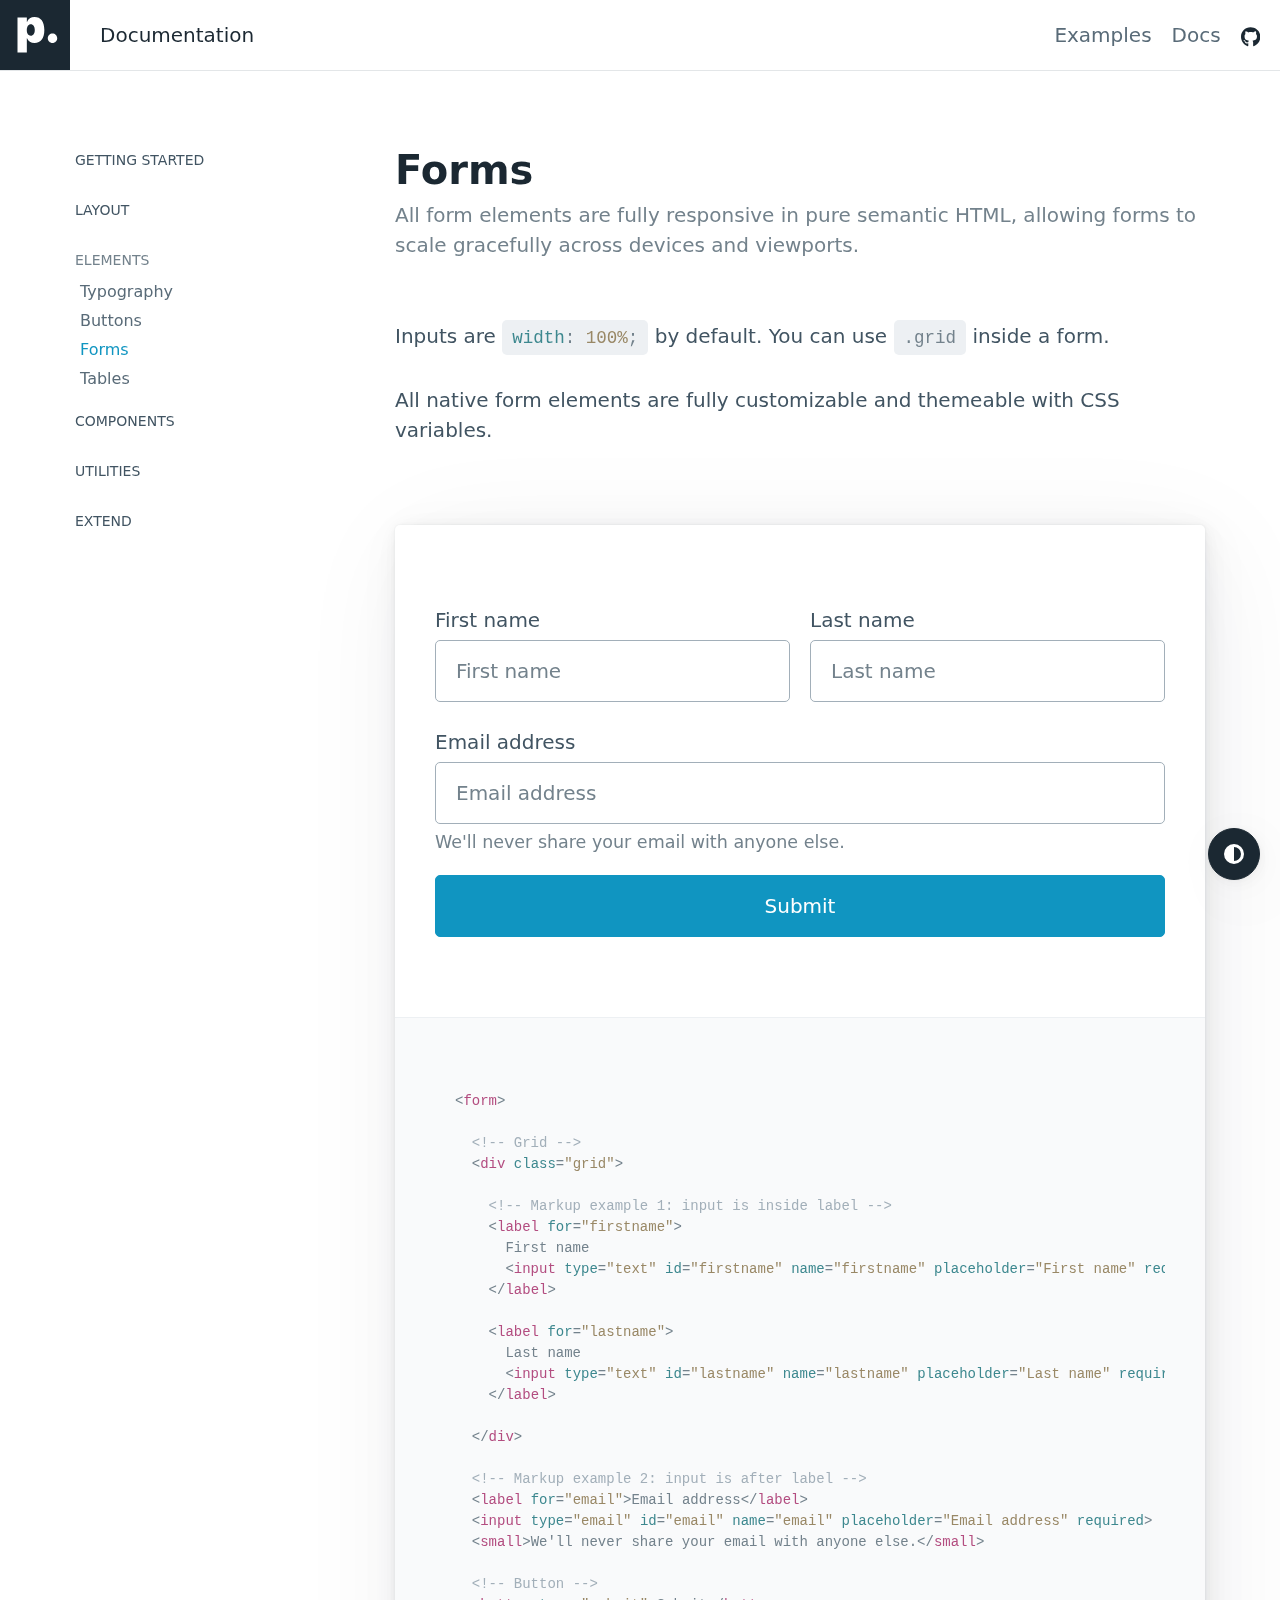
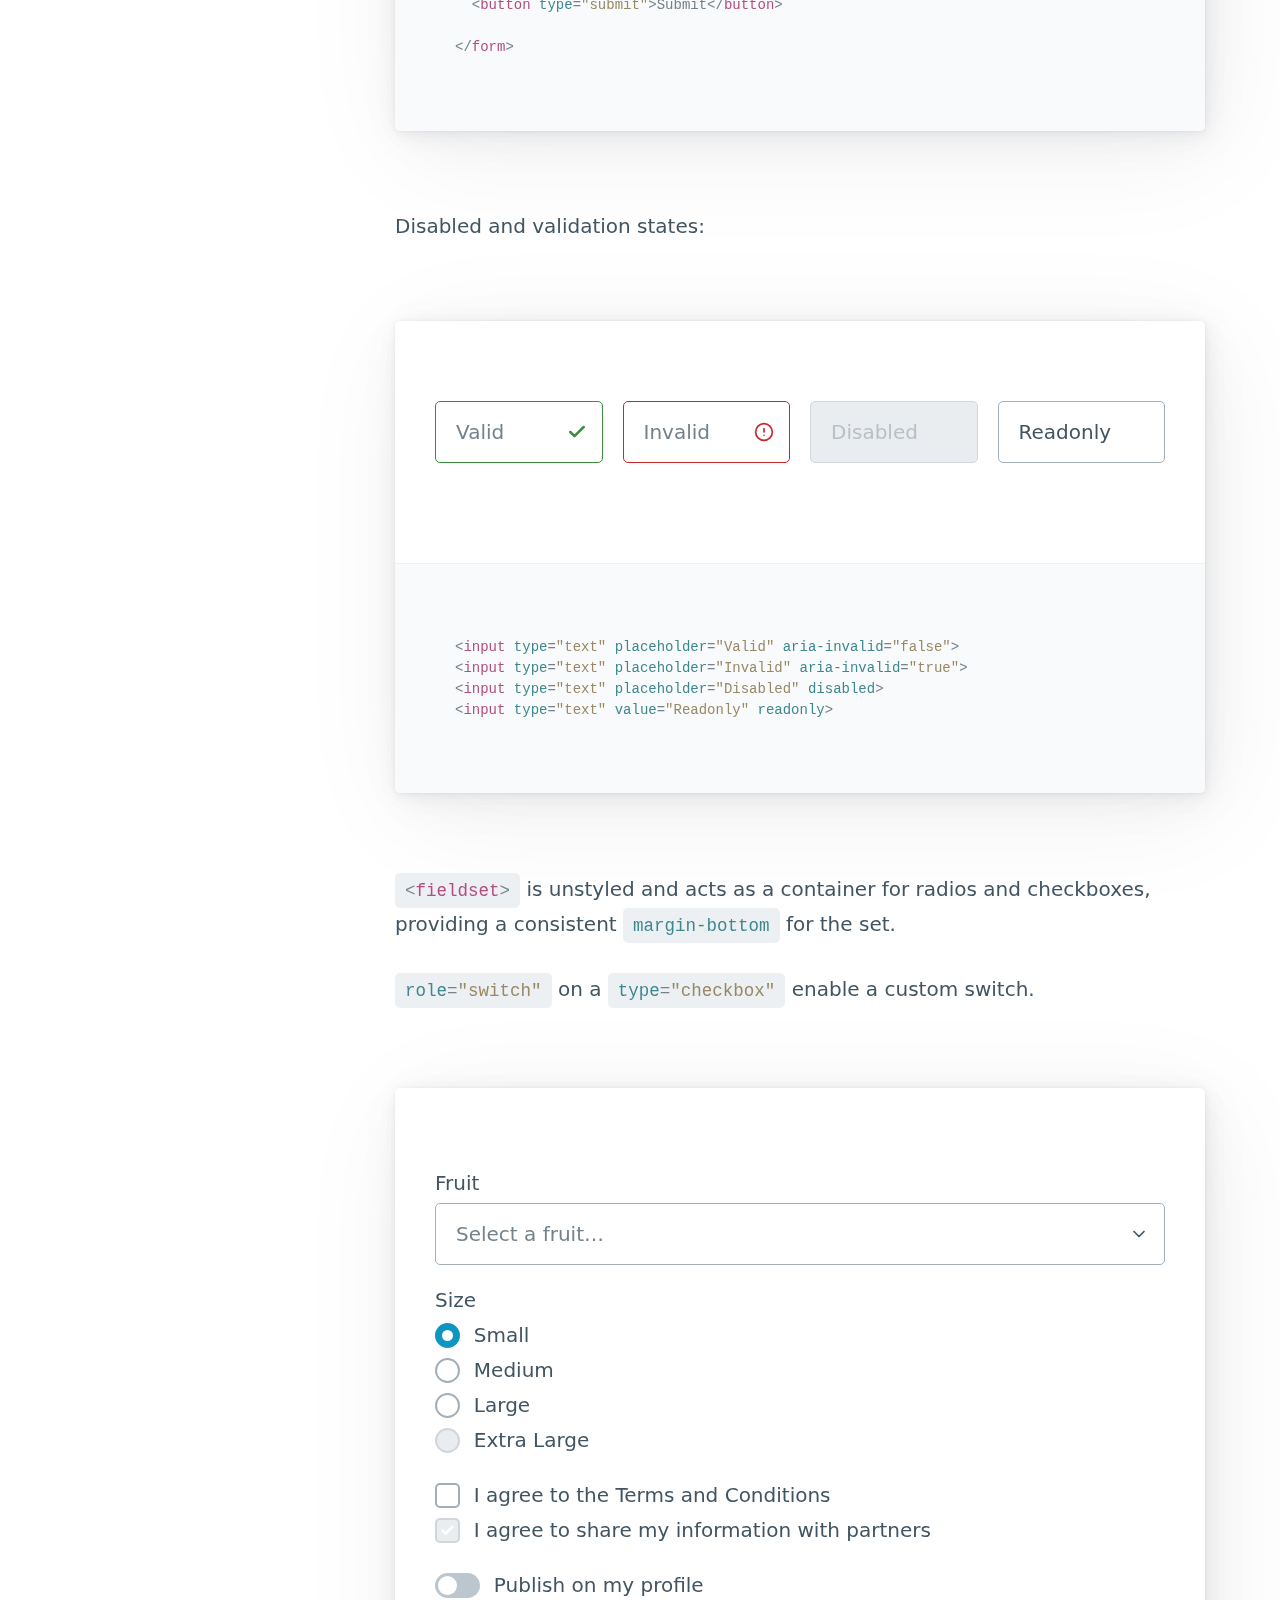
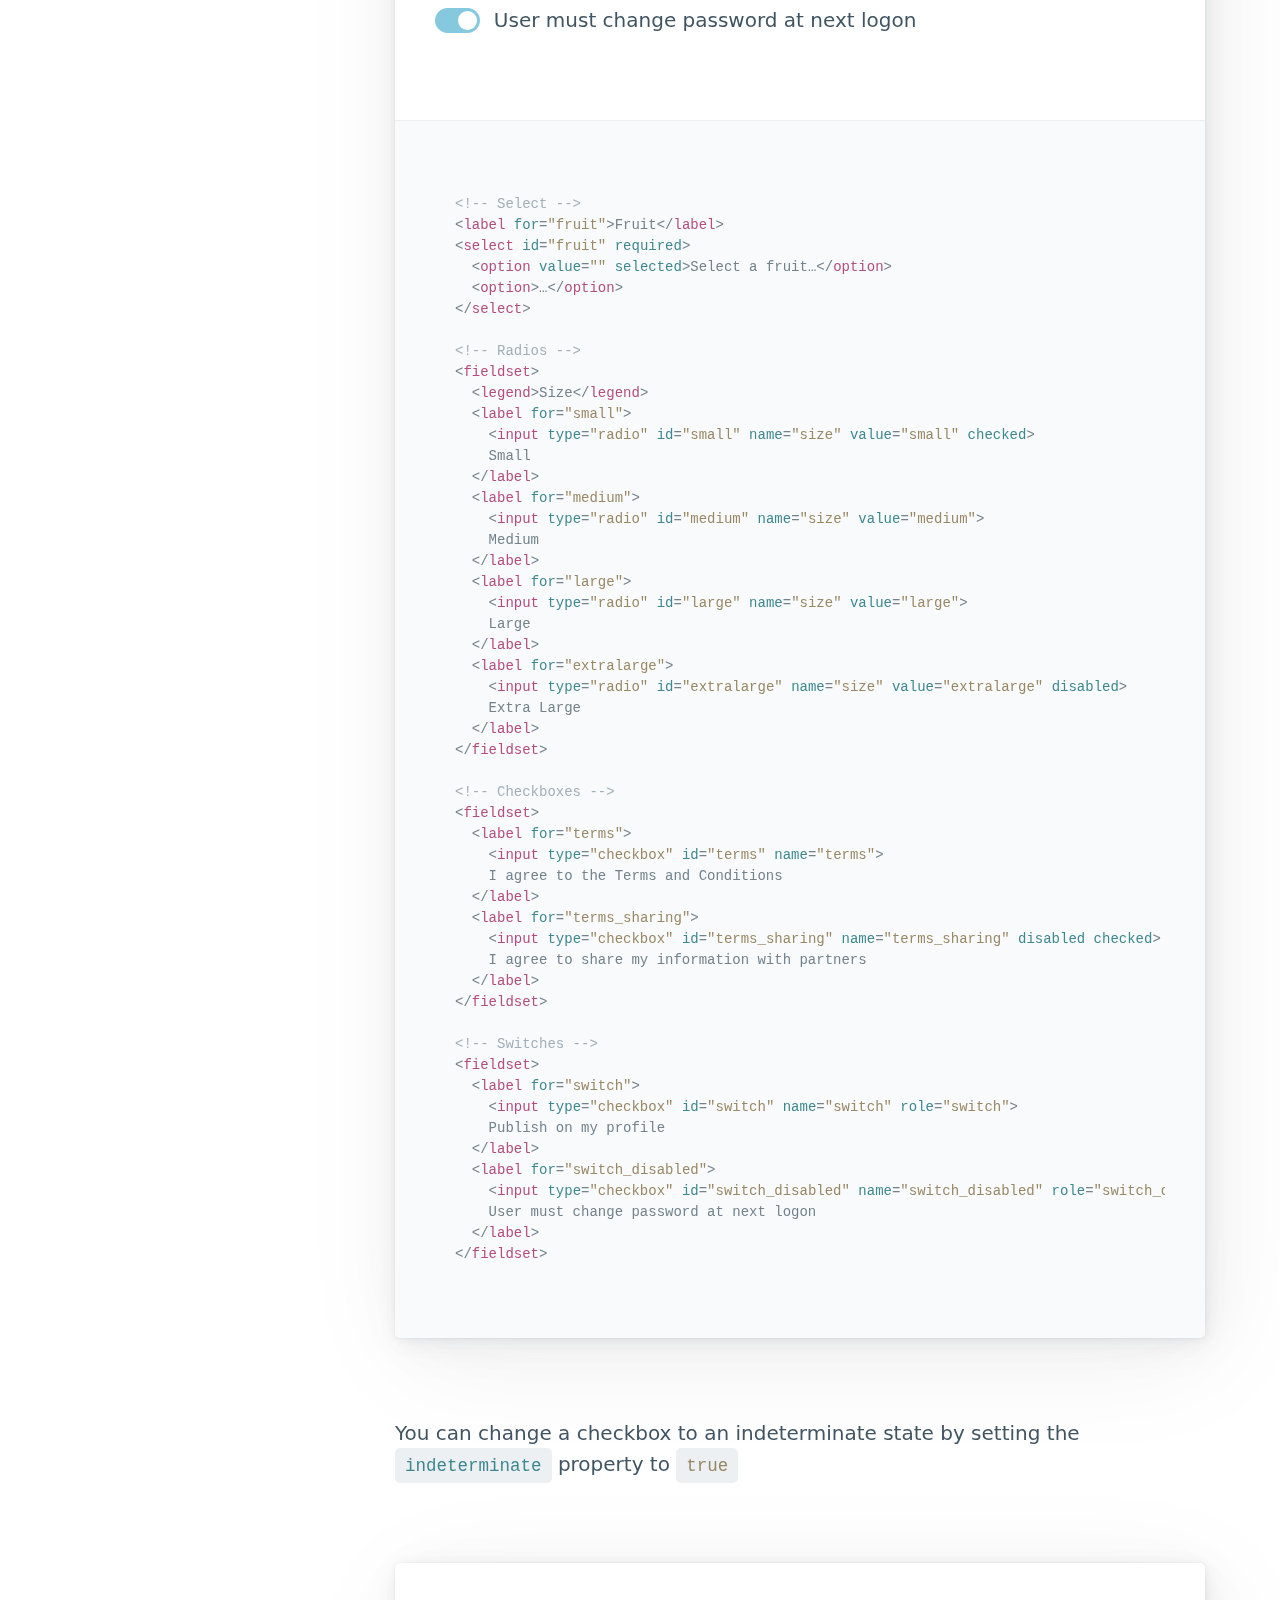
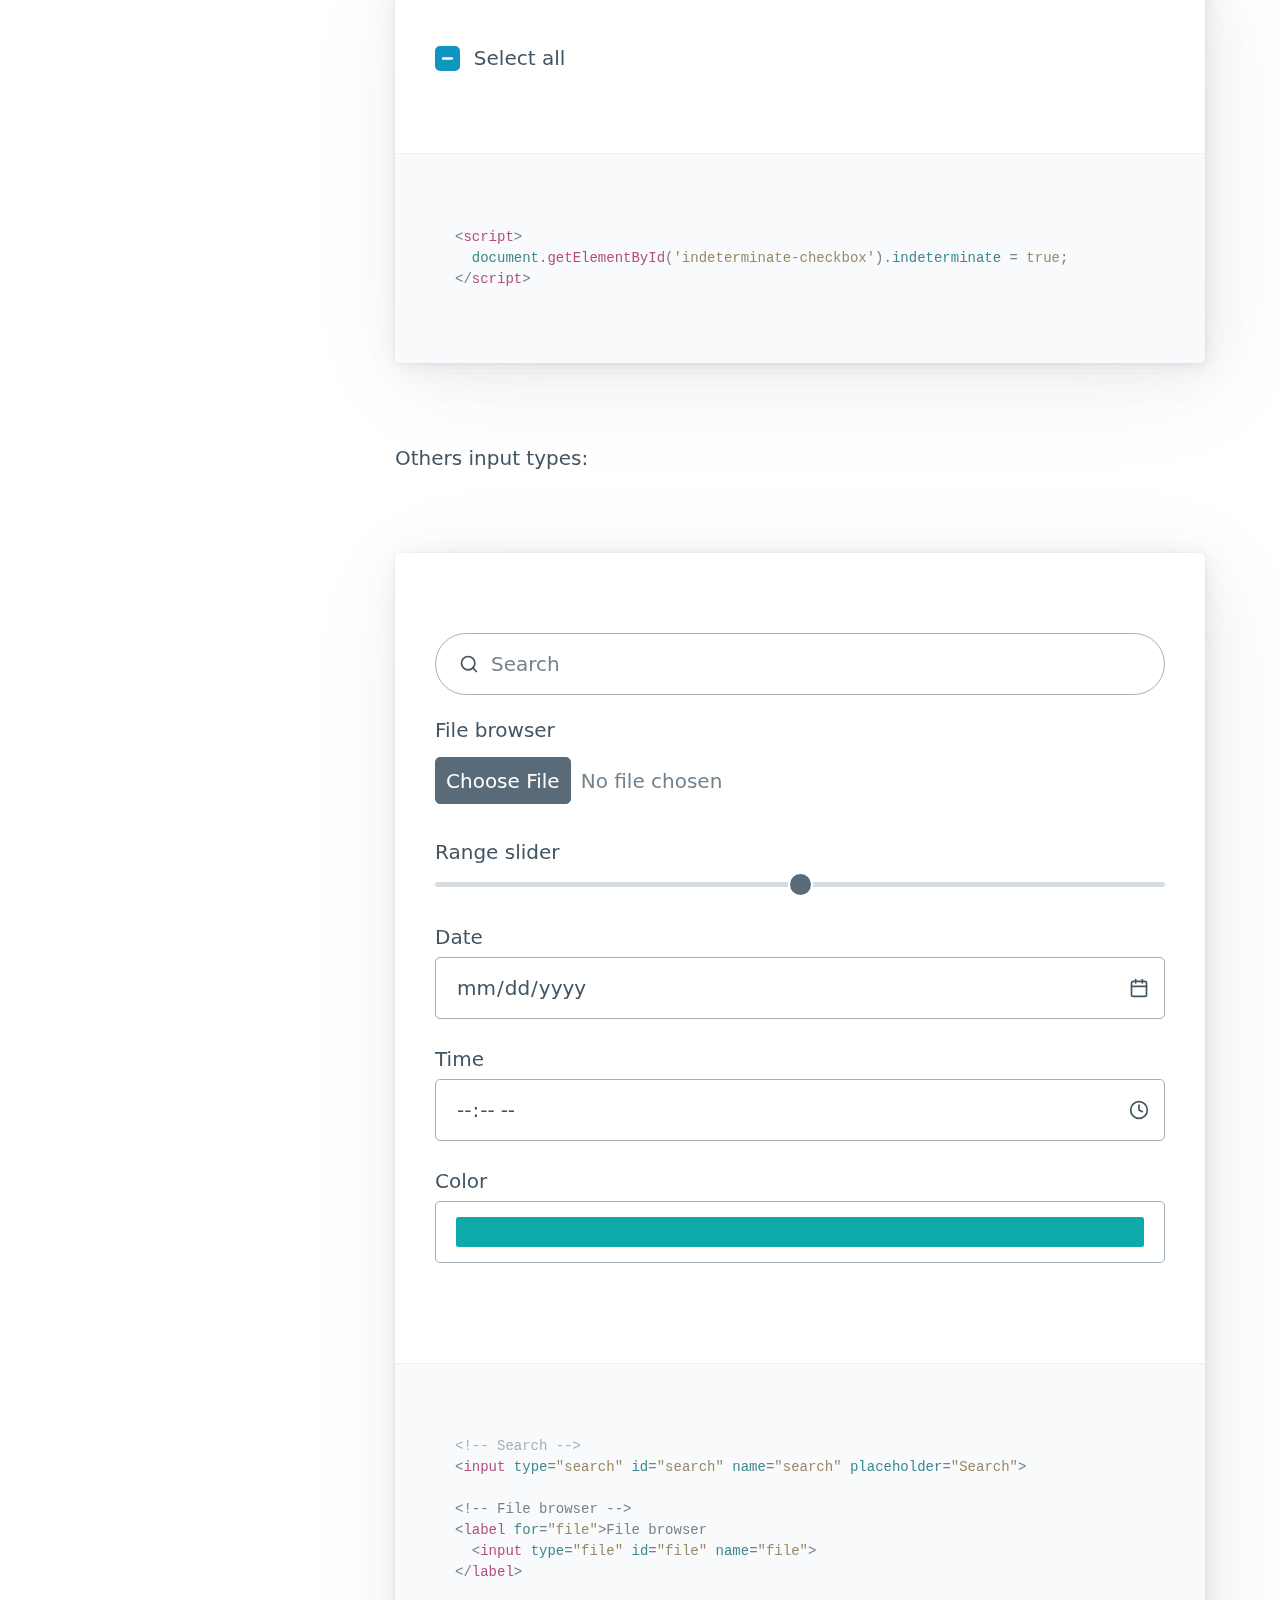
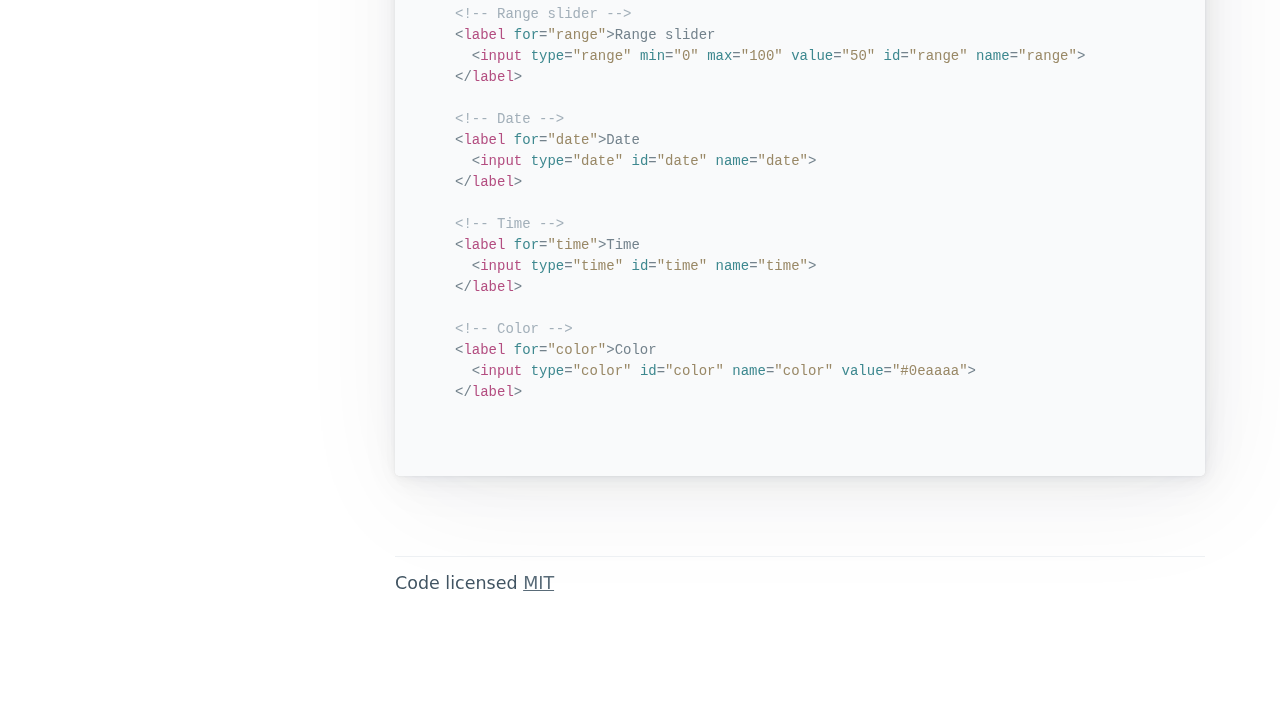
<file: pico-1.5.9/docs/forms.html>
<!doctype html><html lang="en"><head><meta charset="utf-8"><meta name="viewport" content="width=device-width,initial-scale=1"><title>Forms • Pico CSS</title><meta name="description" content="All form elements are fully responsive in pure semantic HTML, allowing forms to scale gracefully across devices and viewports."><link rel="shortcut icon" href="https://picocss.com/favicon.ico"><link rel="stylesheet" href="../css/pico.min.css"><link rel="stylesheet" href="css/pico.docs.min.css"><link rel="canonical" href="https://picocss.com/docs/forms.html"></head><body><nav class="container-fluid"><ul><li><a href="https://picocss.com" aria-label="Back home"><svg aria-hidden="true" focusable="false" role="img" xmlns="http://www.w3.org/2000/svg" viewBox="0 0 1000 1000" height="56px"><path fill="currentColor" d="M633.43 429.23c0 118.38-49.76 184.72-138.87 184.72-53 0-92.04-25.37-108.62-67.32h-2.6v203.12H250V249.7h133.67v64.72h2.28c17.24-43.9 55.3-69.92 107-69.92 90.4 0 140.48 66.02 140.48 184.73zm-136.6 0c0-49.76-22.1-81.96-56.9-81.96s-56.9 32.2-57.24 82.28c.33 50.4 22.1 81.63 57.24 81.63 35.12 0 56.9-31.87 56.9-81.95zM682.5 547.5c0-37.32 30.18-67.5 67.5-67.5s67.5 30.18 67.5 67.5S787.32 615 750 615s-67.5-30.18-67.5-67.5z"/></svg></a></li><li>Documentation</li></ul><ul><li><a href="https://picocss.com#examples" class="secondary">Examples</a></li><li><a href="./" class="secondary">Docs</a></li><li><a href="https://github.com/picocss/pico" class="contrast" aria-label="Pico GitHub repository"><svg aria-hidden="true" focusable="false" role="img" xmlns="http://www.w3.org/2000/svg" viewBox="0 0 496 512" height="16px"><path fill="currentColor" d="M165.9 397.4c0 2-2.3 3.6-5.2 3.6-3.3.3-5.6-1.3-5.6-3.6 0-2 2.3-3.6 5.2-3.6 3-.3 5.6 1.3 5.6 3.6zm-31.1-4.5c-.7 2 1.3 4.3 4.3 4.9 2.6 1 5.6 0 6.2-2s-1.3-4.3-4.3-5.2c-2.6-.7-5.5.3-6.2 2.3zm44.2-1.7c-2.9.7-4.9 2.6-4.6 4.9.3 2 2.9 3.3 5.9 2.6 2.9-.7 4.9-2.6 4.6-4.6-.3-1.9-3-3.2-5.9-2.9zM244.8 8C106.1 8 0 113.3 0 252c0 110.9 69.8 205.8 169.5 239.2 12.8 2.3 17.3-5.6 17.3-12.1 0-6.2-.3-40.4-.3-61.4 0 0-70 15-84.7-29.8 0 0-11.4-29.1-27.8-36.6 0 0-22.9-15.7 1.6-15.4 0 0 24.9 2 38.6 25.8 21.9 38.6 58.6 27.5 72.9 20.9 2.3-16 8.8-27.1 16-33.7-55.9-6.2-112.3-14.3-112.3-110.5 0-27.5 7.6-41.3 23.6-58.9-2.6-6.5-11.1-33.3 2.6-67.9 20.9-6.5 69 27 69 27 20-5.6 41.5-8.5 62.8-8.5s42.8 2.9 62.8 8.5c0 0 48.1-33.6 69-27 13.7 34.7 5.2 61.4 2.6 67.9 16 17.7 25.8 31.5 25.8 58.9 0 96.5-58.9 104.2-114.8 110.5 9.2 7.9 17 22.9 17 46.4 0 33.7-.3 75.4-.3 83.6 0 6.5 4.6 14.4 17.3 12.1C428.2 457.8 496 362.9 496 252 496 113.3 383.5 8 244.8 8zM97.2 352.9c-1.3 1-1 3.3.7 5.2 1.6 1.6 3.9 2.3 5.2 1 1.3-1 1-3.3-.7-5.2-1.6-1.6-3.9-2.3-5.2-1zm-10.8-8.1c-.7 1.3.3 2.9 2.3 3.9 1.6 1 3.6.7 4.3-.7.7-1.3-.3-2.9-2.3-3.9-2-.6-3.6-.3-4.3.7zm32.4 35.6c-1.6 1.3-1 4.3 1.3 6.2 2.3 2.3 5.2 2.6 6.5 1 1.3-1.3.7-4.3-1.3-6.2-2.2-2.3-5.2-2.6-6.5-1zm-11.4-14.7c-1.6 1-1.6 3.6 0 5.9 1.6 2.3 4.3 3.3 5.6 2.3 1.6-1.3 1.6-3.9 0-6.2-1.4-2.3-4-3.3-5.6-2z"></path></svg></a></li></ul></nav><main class="container" id="docs"><aside><nav class="closed-on-mobile"><a href="./" class="secondary" id="toggle-docs-navigation"><svg xmlns="http://www.w3.org/2000/svg" class="expand" fill="currentColor" viewBox="0 0 16 16" height="16px"><title>Expand</title><path fill-rule="evenodd" d="M1 8a.5.5 0 0 1 .5-.5h13a.5.5 0 0 1 0 1h-13A.5.5 0 0 1 1 8zM7.646.146a.5.5 0 0 1 .708 0l2 2a.5.5 0 0 1-.708.708L8.5 1.707V5.5a.5.5 0 0 1-1 0V1.707L6.354 2.854a.5.5 0 1 1-.708-.708l2-2zM8 10a.5.5 0 0 1 .5.5v3.793l1.146-1.147a.5.5 0 0 1 .708.708l-2 2a.5.5 0 0 1-.708 0l-2-2a.5.5 0 0 1 .708-.708L7.5 14.293V10.5A.5.5 0 0 1 8 10z"></path></svg> <svg xmlns="http://www.w3.org/2000/svg" class="collapse" fill="currentColor" viewBox="0 0 16 16" height="16px"><title>Collapse</title><path fill-rule="evenodd" d="M1 8a.5.5 0 0 1 .5-.5h13a.5.5 0 0 1 0 1h-13A.5.5 0 0 1 1 8zm7-8a.5.5 0 0 1 .5.5v3.793l1.146-1.147a.5.5 0 0 1 .708.708l-2 2a.5.5 0 0 1-.708 0l-2-2a.5.5 0 1 1 .708-.708L7.5 4.293V.5A.5.5 0 0 1 8 0zm-.5 11.707l-1.146 1.147a.5.5 0 0 1-.708-.708l2-2a.5.5 0 0 1 .708 0l2 2a.5.5 0 0 1-.708.708L8.5 11.707V15.5a.5.5 0 0 1-1 0v-3.793z"></path></svg> Table of contents</a><details><summary>Getting started</summary><ul><li><a href="./" id="start-link" class="secondary">Usage</a></li><li><a href="./themes.html" id="themes-link" class="secondary">Themes</a></li><li><a href="./customization.html" id="customization-link" class="secondary">Customization</a></li><li><a href="./classless.html" id="classless-link" class="secondary">Class-less version</a></li><li><a href="./rtl.html" id="rtl-link" class="secondary">RTL</a></li></ul></details><details><summary>Layout</summary><ul><li><a href="./containers.html" id="containers-link" class="secondary">Containers</a></li><li><a href="./grid.html" id="grid-link" class="secondary">Grid</a></li><li><a href="./scroller.html" id="scroller-link" class="secondary">Horizontal scroller</a></li></ul></details><details><summary>Elements</summary><ul><li><a href="./typography.html" id="typography-link" class="secondary">Typography</a></li><li><a href="./buttons.html" id="buttons-link" class="secondary">Buttons</a></li><li><a href="./forms.html" id="forms-link" class="secondary">Forms</a></li><li><a href="./tables.html" id="tables-link" class="secondary">Tables</a></li></ul></details><details><summary>Components</summary><ul><li><a href="./accordions.html" id="accordions-link" class="secondary">Accordions</a></li><li><a href="./cards.html" id="cards-link" class="secondary">Cards</a></li><li><a href="./dropdowns.html" id="dropdowns-link" class="secondary">Dropdowns</a></li><li><a href="./modal.html" id="modal-link" class="secondary">Modal</a></li><li><a href="./navs.html" id="navs-link" class="secondary">Navs</a></li><li><a href="./progress.html" id="progress-link" class="secondary">Progress</a></li></ul></details><details><summary>Utilities</summary><ul><li><a href="./loading.html" id="loading-link" class="secondary">Loading</a></li><li><a href="./tooltips.html" id="tooltips-link" class="secondary">Tooltips</a></li></ul></details><details><summary>Extend</summary><ul><li><a href="./we-love-classes.html" id="we-love-classes-link" class="secondary">We love .classes</a></li></ul></details></nav><script>const activeLink=document.querySelector("aside a#forms-link"),parentAccordion=activeLink.closest("details");activeLink.setAttribute("aria-current","page"),parentAccordion.setAttribute("open","true")</script></aside><div role="document"><section id="forms"><hgroup><h1>Forms</h1><h2>All form elements are fully responsive in pure semantic HTML, allowing forms to scale gracefully across devices and viewports.</h2></hgroup><p>Inputs are <code><i>width</i>: <u>100%</u>;</code> by default. You can use <code>.grid</code> inside a form.</p><p>All native form elements are fully customizable and themeable with CSS variables.</p><article aria-label="Form example"><form><div class="grid"><label for="firstname">First name <input type="text" id="firstname" name="firstname" placeholder="First name" required></label> <label for="lastname">Last name <input type="text" id="lastname" name="lastname" placeholder="Last name" required></label></div><label for="email">Email address</label> <input type="email" id="email" name="email" placeholder="Email address" required> <small>We'll never share your email with anyone else.</small> <button type="submit" aria-label="Example button" onclick="event.preventDefault()">Submit</button></form><footer class="code"><pre><code>&lt;<b>form</b>&gt;

  <em>&lt;!-- Grid --&gt;</em>
  &lt;<b>div</b> <i>class</i>=<u>"grid"</u>&gt;

    <em>&lt;!-- Markup example 1: input is inside label --&gt;</em>
    &lt;<b>label</b> <i>for</i>=<u>"firstname"</u>&gt;
      First name
      &lt;<b>input</b> <i>type</i>=<u>"text"</u> <i>id</i>=<u>"firstname"</u> <i>name</i>=<u>"firstname"</u> <i>placeholder</i>=<u>"First name"</u> <i>required</i>&gt;
    &lt;/<b>label</b>&gt;

    &lt;<b>label</b> <i>for</i>=<u>"lastname"</u>&gt;
      Last name
      &lt;<b>input</b> <i>type</i>=<u>"text"</u> <i>id</i>=<u>"lastname"</u> <i>name</i>=<u>"lastname"</u> <i>placeholder</i>=<u>"Last name"</u> <i>required</i>&gt;
    &lt;/<b>label</b>&gt;

  &lt;/<b>div</b>&gt;

  <em>&lt;!-- Markup example 2: input is after label --&gt;</em>
  &lt;<b>label</b> <i>for</i>=<u>"email"</u>&gt;Email address&lt;/<b>label</b>&gt;
  &lt;<b>input</b> <i>type</i>=<u>"email"</u> <i>id</i>=<u>"email"</u> <i>name</i>=<u>"email"</u> <i>placeholder</i>=<u>"Email address"</u> <i>required</i>&gt;
  &lt;<b>small</b>&gt;We'll never share your email with anyone else.&lt;/<b>small</b>&gt;

  <em>&lt;!-- Button --&gt;</em>
  &lt;<b>button</b> <i>type</i>=<u>"submit"</u>&gt;Submit&lt;/<b>button</b>&gt;

&lt;/<b>form</b>&gt;</code></pre></footer></article><p>Disabled and validation states:</p><article aria-label="Validation states examples"><form class="grid"><input type="text" placeholder="Valid" aria-label="Valid" aria-invalid="false"> <input type="text" placeholder="Invalid" aria-label="Invalid" aria-invalid="true"> <input type="text" placeholder="Disabled" aria-label="Disabled" disabled="disabled"> <input type="text" value="Readonly" aria-label="Readonly" readonly="readonly"></form><footer class="code"><pre><code>&lt;<b>input</b> <i>type</i>=<u>"text"</u> <i>placeholder</i>=<u>"Valid"</u> <i>aria-invalid</i>=<u>"false"</u>&gt;
&lt;<b>input</b> <i>type</i>=<u>"text"</u> <i>placeholder</i>=<u>"Invalid"</u> <i>aria-invalid</i>=<u>"true"</u>&gt;
&lt;<b>input</b> <i>type</i>=<u>"text"</u> <i>placeholder</i>=<u>"Disabled"</u> <i>disabled</i>&gt;
&lt;<b>input</b> <i>type</i>=<u>"text"</u> <i>value</i>=<u>"Readonly"</u> <i>readonly</i>&gt;</code></pre></footer></article><p><code>&lt;<b>fieldset</b>&gt;</code> is unstyled and acts as a container for radios and checkboxes, providing a consistent <code><i>margin-bottom</i></code> for the set.</p><p><code><i>role</i>=<u>"switch"</u></code> on a <code><i>type</i>=<u>"checkbox"</u></code> enable a custom switch.</p><article aria-label="Select, radios, checkboxes, switch examples"><label for="fruit">Fruit</label> <select id="fruit" required><option value="" selected="selected">Select a fruit…</option><option>Banana</option><option>Watermelon</option><option>Apple</option><option>Orange</option><option>Mango</option></select><fieldset><legend>Size</legend><label for="small"><input type="radio" id="small" name="size" value="small" checked="checked"> Small</label> <label for="medium"><input type="radio" id="medium" name="size" value="medium"> Medium</label> <label for="large"><input type="radio" id="large" name="size" value="large"> Large</label> <label for="extralarge"><input type="radio" id="extralarge" name="size" value="extralarge" disabled="disabled"> Extra Large</label></fieldset><fieldset><label for="terms"><input type="checkbox" id="terms" name="terms"> I agree to the Terms and Conditions</label> <label for="terms_sharing"><input type="checkbox" id="terms_sharing" name="terms_sharing" disabled="disabled" checked="checked"> I agree to share my information with partners</label></fieldset><fieldset><label for="switch"><input type="checkbox" id="switch" name="switch" role="switch"> Publish on my profile</label> <label for="switch_disabled"><input type="checkbox" id="switch_disabled" name="switch_disabled" role="switch" disabled="disabled" checked="checked"> User must change password at next logon</label></fieldset><footer class="code"><pre><code><em>&lt;!-- Select --&gt;</em>
&lt;<b>label</b> <i>for</i>=<u>"fruit"</u>&gt;Fruit&lt;/<b>label</b>&gt;
&lt;<b>select</b> <i>id</i>=<u>"fruit"</u> <i>required</i>&gt;
  &lt;<b>option</b> <i>value</i>=<u>""</u> <i>selected</i>&gt;Select a fruit…&lt;/<b>option</b>&gt;
  &lt;<b>option</b>&gt;…&lt;/<b>option</b>&gt;
&lt;/<b>select</b>&gt;

<em>&lt;!-- Radios --&gt;</em>
&lt;<b>fieldset</b>&gt;
  &lt;<b>legend</b>&gt;Size&lt;/<b>legend</b>&gt;
  &lt;<b>label</b> <i>for</i>=<u>"small"</u>&gt;
    &lt;<b>input</b> <i>type</i>=<u>"radio"</u> <i>id</i>=<u>"small"</u> <i>name</i>=<u>"size"</u> <i>value</i>=<u>"small"</u> <i>checked</i>&gt;
    Small
  &lt;/<b>label</b>&gt;
  &lt;<b>label</b> <i>for</i>=<u>"medium"</u>&gt;
    &lt;<b>input</b> <i>type</i>=<u>"radio"</u> <i>id</i>=<u>"medium"</u> <i>name</i>=<u>"size"</u> <i>value</i>=<u>"medium"</u>&gt;
    Medium
  &lt;/<b>label</b>&gt;
  &lt;<b>label</b> <i>for</i>=<u>"large"</u>&gt;
    &lt;<b>input</b> <i>type</i>=<u>"radio"</u> <i>id</i>=<u>"large"</u> <i>name</i>=<u>"size"</u> <i>value</i>=<u>"large"</u>&gt;
    Large
  &lt;/<b>label</b>&gt;
  &lt;<b>label</b> <i>for</i>=<u>"extralarge"</u>&gt;
    &lt;<b>input</b> <i>type</i>=<u>"radio"</u> <i>id</i>=<u>"extralarge"</u> <i>name</i>=<u>"size"</u> <i>value</i>=<u>"extralarge"</u> <i>disabled</i>&gt;
    Extra Large
  &lt;/<b>label</b>&gt;
&lt;/<b>fieldset</b>&gt;

<em>&lt;!-- Checkboxes --&gt;</em>
&lt;<b>fieldset</b>&gt;
  &lt;<b>label</b> <i>for</i>=<u>"terms"</u>&gt;
    &lt;<b>input</b> <i>type</i>=<u>"checkbox"</u> <i>id</i>=<u>"terms"</u> <i>name</i>=<u>"terms"</u>&gt;
    I agree to the Terms and Conditions
  &lt;/<b>label</b>&gt;
  &lt;<b>label</b> <i>for</i>=<u>"terms_sharing"</u>&gt;
    &lt;<b>input</b> <i>type</i>=<u>"checkbox"</u> <i>id</i>=<u>"terms_sharing"</u> <i>name</i>=<u>"terms_sharing"</u> <i>disabled checked</i>&gt;
    I agree to share my information with partners
  &lt;/<b>label</b>&gt;
&lt;/<b>fieldset</b>&gt;

<em>&lt;!-- Switches --&gt;</em>
&lt;<b>fieldset</b>&gt;
  &lt;<b>label</b> <i>for</i>=<u>"switch"</u>&gt;
    &lt;<b>input</b> <i>type</i>=<u>"checkbox"</u> <i>id</i>=<u>"switch"</u> <i>name</i>=<u>"switch"</u> <i>role</i>=<u>"switch"</u>&gt;
    Publish on my profile
  &lt;/<b>label</b>&gt;
  &lt;<b>label</b> <i>for</i>=<u>"switch_disabled"</u>&gt;
    &lt;<b>input</b> <i>type</i>=<u>"checkbox"</u> <i>id</i>=<u>"switch_disabled"</u> <i>name</i>=<u>"switch_disabled"</u> <i>role</i>=<u>"switch_disabled"</u> <i>disabled checked</i>&gt;
    User must change password at next logon
  &lt;/<b>label</b>&gt;
&lt;/<b>fieldset</b>&gt;</code></pre></footer></article><p>You can change a checkbox to an indeterminate state by setting the <code><i>indeterminate</i></code> property to <code><u>true</u></code></p><article aria-label="Indeterminate checkbox example"><label for="indeterminate-checkbox"><input type="checkbox" id="indeterminate-checkbox" name="indeterminate-checkbox"> Select all</label><script>document.getElementById("indeterminate-checkbox").indeterminate=!0</script><footer class="code"><pre><code>&lt;<b>script</b>&gt;
  <i>document</i>.<b>getElementById</b>(<u>'indeterminate-checkbox'</u>).<i>indeterminate</i> = <u>true</u>;
&lt;/<b>script</b>&gt;</code></pre></footer></article><p>Others input types:</p><article aria-label="Search, file browser, range slider, date, time, color examples"><input type="search" id="search" name="search" placeholder="Search"> <label for="file">File browser <input type="file" id="file" name="file"></label> <label for="range">Range slider <input type="range" min="0" max="100" value="50" id="range" name="range"></label> <label for="date">Date <input type="date" id="date" name="date"></label> <label for="time">Time <input type="time" id="time" name="time"></label> <label for="color">Color <input type="color" id="color" name="color" value="#0eaaaa"></label><footer class="code"><pre><code><em>&lt;!-- Search --&gt;</em>
&lt;<b>input</b> <i>type</i>=<u>"search"</u> <i>id</i>=<u>"search"</u> <i>name</i>=<u>"search"</u> <i>placeholder</i>=<u>"Search"</u>&gt;

&lt;!-- File browser --&gt;
&lt;<b>label</b> <i>for</i>=<u>"file"</u>&gt;File browser
  &lt;<b>input</b> <i>type</i>=<u>"file"</u> <i>id</i>=<u>"file"</u> <i>name</i>=<u>"file"</u>&gt;
&lt;/<b>label</b>&gt;

<em>&lt;!-- Range slider --&gt;</em>
&lt;<b>label</b> <i>for</i>=<u>"range"</u>&gt;Range slider
  &lt;<b>input</b> <i>type</i>=<u>"range"</u> <i>min</i>=<u>"0"</u> <i>max</i>=<u>"100"</u> <i>value</i>=<u>"50"</u> <i>id</i>=<u>"range"</u> <i>name</i>=<u>"range"</u>&gt;
&lt;/<b>label</b>&gt;

<em>&lt;!-- Date --&gt;</em>
&lt;<b>label</b> <i>for</i>=<u>"date"</u>&gt;Date
  &lt;<b>input</b> <i>type</i>=<u>"date"</u> <i>id</i>=<u>"date"</u> <i>name</i>=<u>"date"</u>&gt;
&lt;/<b>label</b>&gt;

<em>&lt;!-- Time --&gt;</em>
&lt;<b>label</b> <i>for</i>=<u>"time"</u>&gt;Time
  &lt;<b>input</b> <i>type</i>=<u>"time"</u> <i>id</i>=<u>"time"</u> <i>name</i>=<u>"time"</u>&gt;
&lt;/<b>label</b>&gt;

<em>&lt;!-- Color --&gt;</em>
&lt;<b>label</b> <i>for</i>=<u>"color"</u>&gt;Color
  &lt;<b>input</b> <i>type</i>=<u>"color"</u> <i>id</i>=<u>"color"</u> <i>name</i>=<u>"color"</u> <i>value</i>=<u>"#0eaaaa"</u>>
&lt;/<b>label</b>&gt;</code></pre></footer></article></section><footer><hr><p><small>Code licensed <a href="https://github.com/picocss/pico/blob/master/LICENSE.md" class="secondary">MIT</a></small></p></footer></div></main><script src="js/commons.min.js"></script></body></html>
</file>
<file: pico-1.5.9/css/pico.min.css>
@charset "UTF-8";/*!
 * Pico CSS v1.5.9 (https://picocss.com)
 * Copyright 2019-2023 - Licensed under MIT
 */:root{--font-family:system-ui,-apple-system,"Segoe UI","Roboto","Ubuntu","Cantarell","Noto Sans",sans-serif,"Apple Color Emoji","Segoe UI Emoji","Segoe UI Symbol","Noto Color Emoji";--line-height:1.5;--font-weight:400;--font-size:16px;--border-radius:0.25rem;--border-width:1px;--outline-width:3px;--spacing:1rem;--typography-spacing-vertical:1.5rem;--block-spacing-vertical:calc(var(--spacing) * 2);--block-spacing-horizontal:var(--spacing);--grid-spacing-vertical:0;--grid-spacing-horizontal:var(--spacing);--form-element-spacing-vertical:0.75rem;--form-element-spacing-horizontal:1rem;--nav-element-spacing-vertical:1rem;--nav-element-spacing-horizontal:0.5rem;--nav-link-spacing-vertical:0.5rem;--nav-link-spacing-horizontal:0.5rem;--form-label-font-weight:var(--font-weight);--transition:0.2s ease-in-out;--modal-overlay-backdrop-filter:blur(0.25rem)}@media (min-width:576px){:root{--font-size:17px}}@media (min-width:768px){:root{--font-size:18px}}@media (min-width:992px){:root{--font-size:19px}}@media (min-width:1200px){:root{--font-size:20px}}@media (min-width:576px){body>footer,body>header,body>main,section{--block-spacing-vertical:calc(var(--spacing) * 2.5)}}@media (min-width:768px){body>footer,body>header,body>main,section{--block-spacing-vertical:calc(var(--spacing) * 3)}}@media (min-width:992px){body>footer,body>header,body>main,section{--block-spacing-vertical:calc(var(--spacing) * 3.5)}}@media (min-width:1200px){body>footer,body>header,body>main,section{--block-spacing-vertical:calc(var(--spacing) * 4)}}@media (min-width:576px){article{--block-spacing-horizontal:calc(var(--spacing) * 1.25)}}@media (min-width:768px){article{--block-spacing-horizontal:calc(var(--spacing) * 1.5)}}@media (min-width:992px){article{--block-spacing-horizontal:calc(var(--spacing) * 1.75)}}@media (min-width:1200px){article{--block-spacing-horizontal:calc(var(--spacing) * 2)}}dialog>article{--block-spacing-vertical:calc(var(--spacing) * 2);--block-spacing-horizontal:var(--spacing)}@media (min-width:576px){dialog>article{--block-spacing-vertical:calc(var(--spacing) * 2.5);--block-spacing-horizontal:calc(var(--spacing) * 1.25)}}@media (min-width:768px){dialog>article{--block-spacing-vertical:calc(var(--spacing) * 3);--block-spacing-horizontal:calc(var(--spacing) * 1.5)}}a{--text-decoration:none}a.contrast,a.secondary{--text-decoration:underline}small{--font-size:0.875em}h1,h2,h3,h4,h5,h6{--font-weight:700}h1{--font-size:2rem;--typography-spacing-vertical:3rem}h2{--font-size:1.75rem;--typography-spacing-vertical:2.625rem}h3{--font-size:1.5rem;--typography-spacing-vertical:2.25rem}h4{--font-size:1.25rem;--typography-spacing-vertical:1.874rem}h5{--font-size:1.125rem;--typography-spacing-vertical:1.6875rem}[type=checkbox],[type=radio]{--border-width:2px}[type=checkbox][role=switch]{--border-width:3px}tfoot td,tfoot th,thead td,thead th{--border-width:3px}:not(thead,tfoot)>*>td{--font-size:0.875em}code,kbd,pre,samp{--font-family:"Menlo","Consolas","Roboto Mono","Ubuntu Monospace","Noto Mono","Oxygen Mono","Liberation Mono",monospace,"Apple Color Emoji","Segoe UI Emoji","Segoe UI Symbol","Noto Color Emoji"}kbd{--font-weight:bolder}:root:not([data-theme=dark]),[data-theme=light]{--background-color:#fff;--color:hsl(205, 20%, 32%);--h1-color:hsl(205, 30%, 15%);--h2-color:#24333e;--h3-color:hsl(205, 25%, 23%);--h4-color:#374956;--h5-color:hsl(205, 20%, 32%);--h6-color:#4d606d;--muted-color:hsl(205, 10%, 50%);--muted-border-color:hsl(205, 20%, 94%);--primary:hsl(195, 85%, 41%);--primary-hover:hsl(195, 90%, 32%);--primary-focus:rgba(16, 149, 193, 0.125);--primary-inverse:#fff;--secondary:hsl(205, 15%, 41%);--secondary-hover:hsl(205, 20%, 32%);--secondary-focus:rgba(89, 107, 120, 0.125);--secondary-inverse:#fff;--contrast:hsl(205, 30%, 15%);--contrast-hover:#000;--contrast-focus:rgba(89, 107, 120, 0.125);--contrast-inverse:#fff;--mark-background-color:#fff2ca;--mark-color:#543a26;--ins-color:#388e3c;--del-color:#c62828;--blockquote-border-color:var(--muted-border-color);--blockquote-footer-color:var(--muted-color);--button-box-shadow:0 0 0 rgba(0, 0, 0, 0);--button-hover-box-shadow:0 0 0 rgba(0, 0, 0, 0);--form-element-background-color:transparent;--form-element-border-color:hsl(205, 14%, 68%);--form-element-color:var(--color);--form-element-placeholder-color:var(--muted-color);--form-element-active-background-color:transparent;--form-element-active-border-color:var(--primary);--form-element-focus-color:var(--primary-focus);--form-element-disabled-background-color:hsl(205, 18%, 86%);--form-element-disabled-border-color:hsl(205, 14%, 68%);--form-element-disabled-opacity:0.5;--form-element-invalid-border-color:#c62828;--form-element-invalid-active-border-color:#d32f2f;--form-element-invalid-focus-color:rgba(211, 47, 47, 0.125);--form-element-valid-border-color:#388e3c;--form-element-valid-active-border-color:#43a047;--form-element-valid-focus-color:rgba(67, 160, 71, 0.125);--switch-background-color:hsl(205, 16%, 77%);--switch-color:var(--primary-inverse);--switch-checked-background-color:var(--primary);--range-border-color:hsl(205, 18%, 86%);--range-active-border-color:hsl(205, 16%, 77%);--range-thumb-border-color:var(--background-color);--range-thumb-color:var(--secondary);--range-thumb-hover-color:var(--secondary-hover);--range-thumb-active-color:var(--primary);--table-border-color:var(--muted-border-color);--table-row-stripped-background-color:#f6f8f9;--code-background-color:hsl(205, 20%, 94%);--code-color:var(--muted-color);--code-kbd-background-color:var(--contrast);--code-kbd-color:var(--contrast-inverse);--code-tag-color:hsl(330, 40%, 50%);--code-property-color:hsl(185, 40%, 40%);--code-value-color:hsl(40, 20%, 50%);--code-comment-color:hsl(205, 14%, 68%);--accordion-border-color:var(--muted-border-color);--accordion-close-summary-color:var(--color);--accordion-open-summary-color:var(--muted-color);--card-background-color:var(--background-color);--card-border-color:var(--muted-border-color);--card-box-shadow:0.0145rem 0.029rem 0.174rem rgba(27, 40, 50, 0.01698),0.0335rem 0.067rem 0.402rem rgba(27, 40, 50, 0.024),0.0625rem 0.125rem 0.75rem rgba(27, 40, 50, 0.03),0.1125rem 0.225rem 1.35rem rgba(27, 40, 50, 0.036),0.2085rem 0.417rem 2.502rem rgba(27, 40, 50, 0.04302),0.5rem 1rem 6rem rgba(27, 40, 50, 0.06),0 0 0 0.0625rem rgba(27, 40, 50, 0.015);--card-sectionning-background-color:#fbfbfc;--dropdown-background-color:#fbfbfc;--dropdown-border-color:#e1e6eb;--dropdown-box-shadow:var(--card-box-shadow);--dropdown-color:var(--color);--dropdown-hover-background-color:hsl(205, 20%, 94%);--modal-overlay-background-color:rgba(213, 220, 226, 0.7);--progress-background-color:hsl(205, 18%, 86%);--progress-color:var(--primary);--loading-spinner-opacity:0.5;--tooltip-background-color:var(--contrast);--tooltip-color:var(--contrast-inverse);--icon-checkbox:url("data:image/svg+xml,%3Csvg xmlns='http://www.w3.org/2000/svg' width='24' height='24' viewBox='0 0 24 24' fill='none' stroke='rgb(255, 255, 255)' stroke-width='4' stroke-linecap='round' stroke-linejoin='round'%3E%3Cpolyline points='20 6 9 17 4 12'%3E%3C/polyline%3E%3C/svg%3E");--icon-chevron:url("data:image/svg+xml,%3Csvg xmlns='http://www.w3.org/2000/svg' width='24' height='24' viewBox='0 0 24 24' fill='none' stroke='rgb(65, 84, 98)' stroke-width='2' stroke-linecap='round' stroke-linejoin='round'%3E%3Cpolyline points='6 9 12 15 18 9'%3E%3C/polyline%3E%3C/svg%3E");--icon-chevron-button:url("data:image/svg+xml,%3Csvg xmlns='http://www.w3.org/2000/svg' width='24' height='24' viewBox='0 0 24 24' fill='none' stroke='rgb(255, 255, 255)' stroke-width='2' stroke-linecap='round' stroke-linejoin='round'%3E%3Cpolyline points='6 9 12 15 18 9'%3E%3C/polyline%3E%3C/svg%3E");--icon-chevron-button-inverse:url("data:image/svg+xml,%3Csvg xmlns='http://www.w3.org/2000/svg' width='24' height='24' viewBox='0 0 24 24' fill='none' stroke='rgb(255, 255, 255)' stroke-width='2' stroke-linecap='round' stroke-linejoin='round'%3E%3Cpolyline points='6 9 12 15 18 9'%3E%3C/polyline%3E%3C/svg%3E");--icon-close:url("data:image/svg+xml,%3Csvg xmlns='http://www.w3.org/2000/svg' width='24' height='24' viewBox='0 0 24 24' fill='none' stroke='rgb(115, 130, 140)' stroke-width='4' stroke-linecap='round' stroke-linejoin='round'%3E%3Cline x1='18' y1='6' x2='6' y2='18'%3E%3C/line%3E%3Cline x1='6' y1='6' x2='18' y2='18'%3E%3C/line%3E%3C/svg%3E");--icon-date:url("data:image/svg+xml,%3Csvg xmlns='http://www.w3.org/2000/svg' width='24' height='24' viewBox='0 0 24 24' fill='none' stroke='rgb(65, 84, 98)' stroke-width='2' stroke-linecap='round' stroke-linejoin='round'%3E%3Crect x='3' y='4' width='18' height='18' rx='2' ry='2'%3E%3C/rect%3E%3Cline x1='16' y1='2' x2='16' y2='6'%3E%3C/line%3E%3Cline x1='8' y1='2' x2='8' y2='6'%3E%3C/line%3E%3Cline x1='3' y1='10' x2='21' y2='10'%3E%3C/line%3E%3C/svg%3E");--icon-invalid:url("data:image/svg+xml,%3Csvg xmlns='http://www.w3.org/2000/svg' width='24' height='24' viewBox='0 0 24 24' fill='none' stroke='rgb(198, 40, 40)' stroke-width='2' stroke-linecap='round' stroke-linejoin='round'%3E%3Ccircle cx='12' cy='12' r='10'%3E%3C/circle%3E%3Cline x1='12' y1='8' x2='12' y2='12'%3E%3C/line%3E%3Cline x1='12' y1='16' x2='12.01' y2='16'%3E%3C/line%3E%3C/svg%3E");--icon-minus:url("data:image/svg+xml,%3Csvg xmlns='http://www.w3.org/2000/svg' width='24' height='24' viewBox='0 0 24 24' fill='none' stroke='rgb(255, 255, 255)' stroke-width='4' stroke-linecap='round' stroke-linejoin='round'%3E%3Cline x1='5' y1='12' x2='19' y2='12'%3E%3C/line%3E%3C/svg%3E");--icon-search:url("data:image/svg+xml,%3Csvg xmlns='http://www.w3.org/2000/svg' width='24' height='24' viewBox='0 0 24 24' fill='none' stroke='rgb(65, 84, 98)' stroke-width='2' stroke-linecap='round' stroke-linejoin='round'%3E%3Ccircle cx='11' cy='11' r='8'%3E%3C/circle%3E%3Cline x1='21' y1='21' x2='16.65' y2='16.65'%3E%3C/line%3E%3C/svg%3E");--icon-time:url("data:image/svg+xml,%3Csvg xmlns='http://www.w3.org/2000/svg' width='24' height='24' viewBox='0 0 24 24' fill='none' stroke='rgb(65, 84, 98)' stroke-width='2' stroke-linecap='round' stroke-linejoin='round'%3E%3Ccircle cx='12' cy='12' r='10'%3E%3C/circle%3E%3Cpolyline points='12 6 12 12 16 14'%3E%3C/polyline%3E%3C/svg%3E");--icon-valid:url("data:image/svg+xml,%3Csvg xmlns='http://www.w3.org/2000/svg' width='24' height='24' viewBox='0 0 24 24' fill='none' stroke='rgb(56, 142, 60)' stroke-width='3' stroke-linecap='round' stroke-linejoin='round'%3E%3Cpolyline points='20 6 9 17 4 12'%3E%3C/polyline%3E%3C/svg%3E");color-scheme:light}@media only screen and (prefers-color-scheme:dark){:root:not([data-theme]){--background-color:#11191f;--color:hsl(205, 16%, 77%);--h1-color:hsl(205, 20%, 94%);--h2-color:#e1e6eb;--h3-color:hsl(205, 18%, 86%);--h4-color:#c8d1d8;--h5-color:hsl(205, 16%, 77%);--h6-color:#afbbc4;--muted-color:hsl(205, 10%, 50%);--muted-border-color:#1f2d38;--primary:hsl(195, 85%, 41%);--primary-hover:hsl(195, 80%, 50%);--primary-focus:rgba(16, 149, 193, 0.25);--primary-inverse:#fff;--secondary:hsl(205, 15%, 41%);--secondary-hover:hsl(205, 10%, 50%);--secondary-focus:rgba(115, 130, 140, 0.25);--secondary-inverse:#fff;--contrast:hsl(205, 20%, 94%);--contrast-hover:#fff;--contrast-focus:rgba(115, 130, 140, 0.25);--contrast-inverse:#000;--mark-background-color:#d1c284;--mark-color:#11191f;--ins-color:#388e3c;--del-color:#c62828;--blockquote-border-color:var(--muted-border-color);--blockquote-footer-color:var(--muted-color);--button-box-shadow:0 0 0 rgba(0, 0, 0, 0);--button-hover-box-shadow:0 0 0 rgba(0, 0, 0, 0);--form-element-background-color:#11191f;--form-element-border-color:#374956;--form-element-color:var(--color);--form-element-placeholder-color:var(--muted-color);--form-element-active-background-color:var(--form-element-background-color);--form-element-active-border-color:var(--primary);--form-element-focus-color:var(--primary-focus);--form-element-disabled-background-color:hsl(205, 25%, 23%);--form-element-disabled-border-color:hsl(205, 20%, 32%);--form-element-disabled-opacity:0.5;--form-element-invalid-border-color:#b71c1c;--form-element-invalid-active-border-color:#c62828;--form-element-invalid-focus-color:rgba(198, 40, 40, 0.25);--form-element-valid-border-color:#2e7d32;--form-element-valid-active-border-color:#388e3c;--form-element-valid-focus-color:rgba(56, 142, 60, 0.25);--switch-background-color:#374956;--switch-color:var(--primary-inverse);--switch-checked-background-color:var(--primary);--range-border-color:#24333e;--range-active-border-color:hsl(205, 25%, 23%);--range-thumb-border-color:var(--background-color);--range-thumb-color:var(--secondary);--range-thumb-hover-color:var(--secondary-hover);--range-thumb-active-color:var(--primary);--table-border-color:var(--muted-border-color);--table-row-stripped-background-color:rgba(115, 130, 140, 0.05);--code-background-color:#18232c;--code-color:var(--muted-color);--code-kbd-background-color:var(--contrast);--code-kbd-color:var(--contrast-inverse);--code-tag-color:hsl(330, 30%, 50%);--code-property-color:hsl(185, 30%, 50%);--code-value-color:hsl(40, 10%, 50%);--code-comment-color:#4d606d;--accordion-border-color:var(--muted-border-color);--accordion-active-summary-color:var(--primary);--accordion-close-summary-color:var(--color);--accordion-open-summary-color:var(--muted-color);--card-background-color:#141e26;--card-border-color:var(--card-background-color);--card-box-shadow:0.0145rem 0.029rem 0.174rem rgba(0, 0, 0, 0.01698),0.0335rem 0.067rem 0.402rem rgba(0, 0, 0, 0.024),0.0625rem 0.125rem 0.75rem rgba(0, 0, 0, 0.03),0.1125rem 0.225rem 1.35rem rgba(0, 0, 0, 0.036),0.2085rem 0.417rem 2.502rem rgba(0, 0, 0, 0.04302),0.5rem 1rem 6rem rgba(0, 0, 0, 0.06),0 0 0 0.0625rem rgba(0, 0, 0, 0.015);--card-sectionning-background-color:#18232c;--dropdown-background-color:hsl(205, 30%, 15%);--dropdown-border-color:#24333e;--dropdown-box-shadow:var(--card-box-shadow);--dropdown-color:var(--color);--dropdown-hover-background-color:rgba(36, 51, 62, 0.75);--modal-overlay-background-color:rgba(36, 51, 62, 0.8);--progress-background-color:#24333e;--progress-color:var(--primary);--loading-spinner-opacity:0.5;--tooltip-background-color:var(--contrast);--tooltip-color:var(--contrast-inverse);--icon-checkbox:url("data:image/svg+xml,%3Csvg xmlns='http://www.w3.org/2000/svg' width='24' height='24' viewBox='0 0 24 24' fill='none' stroke='rgb(255, 255, 255)' stroke-width='4' stroke-linecap='round' stroke-linejoin='round'%3E%3Cpolyline points='20 6 9 17 4 12'%3E%3C/polyline%3E%3C/svg%3E");--icon-chevron:url("data:image/svg+xml,%3Csvg xmlns='http://www.w3.org/2000/svg' width='24' height='24' viewBox='0 0 24 24' fill='none' stroke='rgb(162, 175, 185)' stroke-width='2' stroke-linecap='round' stroke-linejoin='round'%3E%3Cpolyline points='6 9 12 15 18 9'%3E%3C/polyline%3E%3C/svg%3E");--icon-chevron-button:url("data:image/svg+xml,%3Csvg xmlns='http://www.w3.org/2000/svg' width='24' height='24' viewBox='0 0 24 24' fill='none' stroke='rgb(255, 255, 255)' stroke-width='2' stroke-linecap='round' stroke-linejoin='round'%3E%3Cpolyline points='6 9 12 15 18 9'%3E%3C/polyline%3E%3C/svg%3E");--icon-chevron-button-inverse:url("data:image/svg+xml,%3Csvg xmlns='http://www.w3.org/2000/svg' width='24' height='24' viewBox='0 0 24 24' fill='none' stroke='rgb(0, 0, 0)' stroke-width='2' stroke-linecap='round' stroke-linejoin='round'%3E%3Cpolyline points='6 9 12 15 18 9'%3E%3C/polyline%3E%3C/svg%3E");--icon-close:url("data:image/svg+xml,%3Csvg xmlns='http://www.w3.org/2000/svg' width='24' height='24' viewBox='0 0 24 24' fill='none' stroke='rgb(115, 130, 140)' stroke-width='4' stroke-linecap='round' stroke-linejoin='round'%3E%3Cline x1='18' y1='6' x2='6' y2='18'%3E%3C/line%3E%3Cline x1='6' y1='6' x2='18' y2='18'%3E%3C/line%3E%3C/svg%3E");--icon-date:url("data:image/svg+xml,%3Csvg xmlns='http://www.w3.org/2000/svg' width='24' height='24' viewBox='0 0 24 24' fill='none' stroke='rgb(162, 175, 185)' stroke-width='2' stroke-linecap='round' stroke-linejoin='round'%3E%3Crect x='3' y='4' width='18' height='18' rx='2' ry='2'%3E%3C/rect%3E%3Cline x1='16' y1='2' x2='16' y2='6'%3E%3C/line%3E%3Cline x1='8' y1='2' x2='8' y2='6'%3E%3C/line%3E%3Cline x1='3' y1='10' x2='21' y2='10'%3E%3C/line%3E%3C/svg%3E");--icon-invalid:url("data:image/svg+xml,%3Csvg xmlns='http://www.w3.org/2000/svg' width='24' height='24' viewBox='0 0 24 24' fill='none' stroke='rgb(183, 28, 28)' stroke-width='2' stroke-linecap='round' stroke-linejoin='round'%3E%3Ccircle cx='12' cy='12' r='10'%3E%3C/circle%3E%3Cline x1='12' y1='8' x2='12' y2='12'%3E%3C/line%3E%3Cline x1='12' y1='16' x2='12.01' y2='16'%3E%3C/line%3E%3C/svg%3E");--icon-minus:url("data:image/svg+xml,%3Csvg xmlns='http://www.w3.org/2000/svg' width='24' height='24' viewBox='0 0 24 24' fill='none' stroke='rgb(255, 255, 255)' stroke-width='4' stroke-linecap='round' stroke-linejoin='round'%3E%3Cline x1='5' y1='12' x2='19' y2='12'%3E%3C/line%3E%3C/svg%3E");--icon-search:url("data:image/svg+xml,%3Csvg xmlns='http://www.w3.org/2000/svg' width='24' height='24' viewBox='0 0 24 24' fill='none' stroke='rgb(162, 175, 185)' stroke-width='2' stroke-linecap='round' stroke-linejoin='round'%3E%3Ccircle cx='11' cy='11' r='8'%3E%3C/circle%3E%3Cline x1='21' y1='21' x2='16.65' y2='16.65'%3E%3C/line%3E%3C/svg%3E");--icon-time:url("data:image/svg+xml,%3Csvg xmlns='http://www.w3.org/2000/svg' width='24' height='24' viewBox='0 0 24 24' fill='none' stroke='rgb(162, 175, 185)' stroke-width='2' stroke-linecap='round' stroke-linejoin='round'%3E%3Ccircle cx='12' cy='12' r='10'%3E%3C/circle%3E%3Cpolyline points='12 6 12 12 16 14'%3E%3C/polyline%3E%3C/svg%3E");--icon-valid:url("data:image/svg+xml,%3Csvg xmlns='http://www.w3.org/2000/svg' width='24' height='24' viewBox='0 0 24 24' fill='none' stroke='rgb(46, 125, 50)' stroke-width='3' stroke-linecap='round' stroke-linejoin='round'%3E%3Cpolyline points='20 6 9 17 4 12'%3E%3C/polyline%3E%3C/svg%3E");color-scheme:dark}}[data-theme=dark]{--background-color:#11191f;--color:hsl(205, 16%, 77%);--h1-color:hsl(205, 20%, 94%);--h2-color:#e1e6eb;--h3-color:hsl(205, 18%, 86%);--h4-color:#c8d1d8;--h5-color:hsl(205, 16%, 77%);--h6-color:#afbbc4;--muted-color:hsl(205, 10%, 50%);--muted-border-color:#1f2d38;--primary:hsl(195, 85%, 41%);--primary-hover:hsl(195, 80%, 50%);--primary-focus:rgba(16, 149, 193, 0.25);--primary-inverse:#fff;--secondary:hsl(205, 15%, 41%);--secondary-hover:hsl(205, 10%, 50%);--secondary-focus:rgba(115, 130, 140, 0.25);--secondary-inverse:#fff;--contrast:hsl(205, 20%, 94%);--contrast-hover:#fff;--contrast-focus:rgba(115, 130, 140, 0.25);--contrast-inverse:#000;--mark-background-color:#d1c284;--mark-color:#11191f;--ins-color:#388e3c;--del-color:#c62828;--blockquote-border-color:var(--muted-border-color);--blockquote-footer-color:var(--muted-color);--button-box-shadow:0 0 0 rgba(0, 0, 0, 0);--button-hover-box-shadow:0 0 0 rgba(0, 0, 0, 0);--form-element-background-color:#11191f;--form-element-border-color:#374956;--form-element-color:var(--color);--form-element-placeholder-color:var(--muted-color);--form-element-active-background-color:var(--form-element-background-color);--form-element-active-border-color:var(--primary);--form-element-focus-color:var(--primary-focus);--form-element-disabled-background-color:hsl(205, 25%, 23%);--form-element-disabled-border-color:hsl(205, 20%, 32%);--form-element-disabled-opacity:0.5;--form-element-invalid-border-color:#b71c1c;--form-element-invalid-active-border-color:#c62828;--form-element-invalid-focus-color:rgba(198, 40, 40, 0.25);--form-element-valid-border-color:#2e7d32;--form-element-valid-active-border-color:#388e3c;--form-element-valid-focus-color:rgba(56, 142, 60, 0.25);--switch-background-color:#374956;--switch-color:var(--primary-inverse);--switch-checked-background-color:var(--primary);--range-border-color:#24333e;--range-active-border-color:hsl(205, 25%, 23%);--range-thumb-border-color:var(--background-color);--range-thumb-color:var(--secondary);--range-thumb-hover-color:var(--secondary-hover);--range-thumb-active-color:var(--primary);--table-border-color:var(--muted-border-color);--table-row-stripped-background-color:rgba(115, 130, 140, 0.05);--code-background-color:#18232c;--code-color:var(--muted-color);--code-kbd-background-color:var(--contrast);--code-kbd-color:var(--contrast-inverse);--code-tag-color:hsl(330, 30%, 50%);--code-property-color:hsl(185, 30%, 50%);--code-value-color:hsl(40, 10%, 50%);--code-comment-color:#4d606d;--accordion-border-color:var(--muted-border-color);--accordion-active-summary-color:var(--primary);--accordion-close-summary-color:var(--color);--accordion-open-summary-color:var(--muted-color);--card-background-color:#141e26;--card-border-color:var(--card-background-color);--card-box-shadow:0.0145rem 0.029rem 0.174rem rgba(0, 0, 0, 0.01698),0.0335rem 0.067rem 0.402rem rgba(0, 0, 0, 0.024),0.0625rem 0.125rem 0.75rem rgba(0, 0, 0, 0.03),0.1125rem 0.225rem 1.35rem rgba(0, 0, 0, 0.036),0.2085rem 0.417rem 2.502rem rgba(0, 0, 0, 0.04302),0.5rem 1rem 6rem rgba(0, 0, 0, 0.06),0 0 0 0.0625rem rgba(0, 0, 0, 0.015);--card-sectionning-background-color:#18232c;--dropdown-background-color:hsl(205, 30%, 15%);--dropdown-border-color:#24333e;--dropdown-box-shadow:var(--card-box-shadow);--dropdown-color:var(--color);--dropdown-hover-background-color:rgba(36, 51, 62, 0.75);--modal-overlay-background-color:rgba(36, 51, 62, 0.8);--progress-background-color:#24333e;--progress-color:var(--primary);--loading-spinner-opacity:0.5;--tooltip-background-color:var(--contrast);--tooltip-color:var(--contrast-inverse);--icon-checkbox:url("data:image/svg+xml,%3Csvg xmlns='http://www.w3.org/2000/svg' width='24' height='24' viewBox='0 0 24 24' fill='none' stroke='rgb(255, 255, 255)' stroke-width='4' stroke-linecap='round' stroke-linejoin='round'%3E%3Cpolyline points='20 6 9 17 4 12'%3E%3C/polyline%3E%3C/svg%3E");--icon-chevron:url("data:image/svg+xml,%3Csvg xmlns='http://www.w3.org/2000/svg' width='24' height='24' viewBox='0 0 24 24' fill='none' stroke='rgb(162, 175, 185)' stroke-width='2' stroke-linecap='round' stroke-linejoin='round'%3E%3Cpolyline points='6 9 12 15 18 9'%3E%3C/polyline%3E%3C/svg%3E");--icon-chevron-button:url("data:image/svg+xml,%3Csvg xmlns='http://www.w3.org/2000/svg' width='24' height='24' viewBox='0 0 24 24' fill='none' stroke='rgb(255, 255, 255)' stroke-width='2' stroke-linecap='round' stroke-linejoin='round'%3E%3Cpolyline points='6 9 12 15 18 9'%3E%3C/polyline%3E%3C/svg%3E");--icon-chevron-button-inverse:url("data:image/svg+xml,%3Csvg xmlns='http://www.w3.org/2000/svg' width='24' height='24' viewBox='0 0 24 24' fill='none' stroke='rgb(0, 0, 0)' stroke-width='2' stroke-linecap='round' stroke-linejoin='round'%3E%3Cpolyline points='6 9 12 15 18 9'%3E%3C/polyline%3E%3C/svg%3E");--icon-close:url("data:image/svg+xml,%3Csvg xmlns='http://www.w3.org/2000/svg' width='24' height='24' viewBox='0 0 24 24' fill='none' stroke='rgb(115, 130, 140)' stroke-width='4' stroke-linecap='round' stroke-linejoin='round'%3E%3Cline x1='18' y1='6' x2='6' y2='18'%3E%3C/line%3E%3Cline x1='6' y1='6' x2='18' y2='18'%3E%3C/line%3E%3C/svg%3E");--icon-date:url("data:image/svg+xml,%3Csvg xmlns='http://www.w3.org/2000/svg' width='24' height='24' viewBox='0 0 24 24' fill='none' stroke='rgb(162, 175, 185)' stroke-width='2' stroke-linecap='round' stroke-linejoin='round'%3E%3Crect x='3' y='4' width='18' height='18' rx='2' ry='2'%3E%3C/rect%3E%3Cline x1='16' y1='2' x2='16' y2='6'%3E%3C/line%3E%3Cline x1='8' y1='2' x2='8' y2='6'%3E%3C/line%3E%3Cline x1='3' y1='10' x2='21' y2='10'%3E%3C/line%3E%3C/svg%3E");--icon-invalid:url("data:image/svg+xml,%3Csvg xmlns='http://www.w3.org/2000/svg' width='24' height='24' viewBox='0 0 24 24' fill='none' stroke='rgb(183, 28, 28)' stroke-width='2' stroke-linecap='round' stroke-linejoin='round'%3E%3Ccircle cx='12' cy='12' r='10'%3E%3C/circle%3E%3Cline x1='12' y1='8' x2='12' y2='12'%3E%3C/line%3E%3Cline x1='12' y1='16' x2='12.01' y2='16'%3E%3C/line%3E%3C/svg%3E");--icon-minus:url("data:image/svg+xml,%3Csvg xmlns='http://www.w3.org/2000/svg' width='24' height='24' viewBox='0 0 24 24' fill='none' stroke='rgb(255, 255, 255)' stroke-width='4' stroke-linecap='round' stroke-linejoin='round'%3E%3Cline x1='5' y1='12' x2='19' y2='12'%3E%3C/line%3E%3C/svg%3E");--icon-search:url("data:image/svg+xml,%3Csvg xmlns='http://www.w3.org/2000/svg' width='24' height='24' viewBox='0 0 24 24' fill='none' stroke='rgb(162, 175, 185)' stroke-width='2' stroke-linecap='round' stroke-linejoin='round'%3E%3Ccircle cx='11' cy='11' r='8'%3E%3C/circle%3E%3Cline x1='21' y1='21' x2='16.65' y2='16.65'%3E%3C/line%3E%3C/svg%3E");--icon-time:url("data:image/svg+xml,%3Csvg xmlns='http://www.w3.org/2000/svg' width='24' height='24' viewBox='0 0 24 24' fill='none' stroke='rgb(162, 175, 185)' stroke-width='2' stroke-linecap='round' stroke-linejoin='round'%3E%3Ccircle cx='12' cy='12' r='10'%3E%3C/circle%3E%3Cpolyline points='12 6 12 12 16 14'%3E%3C/polyline%3E%3C/svg%3E");--icon-valid:url("data:image/svg+xml,%3Csvg xmlns='http://www.w3.org/2000/svg' width='24' height='24' viewBox='0 0 24 24' fill='none' stroke='rgb(46, 125, 50)' stroke-width='3' stroke-linecap='round' stroke-linejoin='round'%3E%3Cpolyline points='20 6 9 17 4 12'%3E%3C/polyline%3E%3C/svg%3E");color-scheme:dark}[type=checkbox],[type=radio],[type=range],progress{accent-color:var(--primary)}*,::after,::before{box-sizing:border-box;background-repeat:no-repeat}::after,::before{text-decoration:inherit;vertical-align:inherit}:where(:root){-webkit-tap-highlight-color:transparent;-webkit-text-size-adjust:100%;-moz-text-size-adjust:100%;text-size-adjust:100%;background-color:var(--background-color);color:var(--color);font-weight:var(--font-weight);font-size:var(--font-size);line-height:var(--line-height);font-family:var(--font-family);text-rendering:optimizeLegibility;overflow-wrap:break-word;cursor:default;-moz-tab-size:4;-o-tab-size:4;tab-size:4}main{display:block}body{width:100%;margin:0}body>footer,body>header,body>main{width:100%;margin-right:auto;margin-left:auto;padding:var(--block-spacing-vertical) 0}.container,.container-fluid{width:100%;margin-right:auto;margin-left:auto;padding-right:var(--spacing);padding-left:var(--spacing)}@media (min-width:576px){.container{max-width:510px;padding-right:0;padding-left:0}}@media (min-width:768px){.container{max-width:700px}}@media (min-width:992px){.container{max-width:920px}}@media (min-width:1200px){.container{max-width:1130px}}section{margin-bottom:var(--block-spacing-vertical)}.grid{grid-column-gap:var(--grid-spacing-horizontal);grid-row-gap:var(--grid-spacing-vertical);display:grid;grid-template-columns:1fr;margin:0}@media (min-width:992px){.grid{grid-template-columns:repeat(auto-fit,minmax(0%,1fr))}}.grid>*{min-width:0}figure{display:block;margin:0;padding:0;overflow-x:auto}figure figcaption{padding:calc(var(--spacing) * .5) 0;color:var(--muted-color)}b,strong{font-weight:bolder}sub,sup{position:relative;font-size:.75em;line-height:0;vertical-align:baseline}sub{bottom:-.25em}sup{top:-.5em}address,blockquote,dl,figure,form,ol,p,pre,table,ul{margin-top:0;margin-bottom:var(--typography-spacing-vertical);color:var(--color);font-style:normal;font-weight:var(--font-weight);font-size:var(--font-size)}[role=link],a{--color:var(--primary);--background-color:transparent;outline:0;background-color:var(--background-color);color:var(--color);-webkit-text-decoration:var(--text-decoration);text-decoration:var(--text-decoration);transition:background-color var(--transition),color var(--transition),box-shadow var(--transition),-webkit-text-decoration var(--transition);transition:background-color var(--transition),color var(--transition),text-decoration var(--transition),box-shadow var(--transition);transition:background-color var(--transition),color var(--transition),text-decoration var(--transition),box-shadow var(--transition),-webkit-text-decoration var(--transition)}[role=link]:is([aria-current],:hover,:active,:focus),a:is([aria-current],:hover,:active,:focus){--color:var(--primary-hover);--text-decoration:underline}[role=link]:focus,a:focus{--background-color:var(--primary-focus)}[role=link].secondary,a.secondary{--color:var(--secondary)}[role=link].secondary:is([aria-current],:hover,:active,:focus),a.secondary:is([aria-current],:hover,:active,:focus){--color:var(--secondary-hover)}[role=link].secondary:focus,a.secondary:focus{--background-color:var(--secondary-focus)}[role=link].contrast,a.contrast{--color:var(--contrast)}[role=link].contrast:is([aria-current],:hover,:active,:focus),a.contrast:is([aria-current],:hover,:active,:focus){--color:var(--contrast-hover)}[role=link].contrast:focus,a.contrast:focus{--background-color:var(--contrast-focus)}h1,h2,h3,h4,h5,h6{margin-top:0;margin-bottom:var(--typography-spacing-vertical);color:var(--color);font-weight:var(--font-weight);font-size:var(--font-size);font-family:var(--font-family)}h1{--color:var(--h1-color)}h2{--color:var(--h2-color)}h3{--color:var(--h3-color)}h4{--color:var(--h4-color)}h5{--color:var(--h5-color)}h6{--color:var(--h6-color)}:where(address,blockquote,dl,figure,form,ol,p,pre,table,ul)~:is(h1,h2,h3,h4,h5,h6){margin-top:var(--typography-spacing-vertical)}.headings,hgroup{margin-bottom:var(--typography-spacing-vertical)}.headings>*,hgroup>*{margin-bottom:0}.headings>:last-child,hgroup>:last-child{--color:var(--muted-color);--font-weight:unset;font-size:1rem;font-family:unset}p{margin-bottom:var(--typography-spacing-vertical)}small{font-size:var(--font-size)}:where(dl,ol,ul){padding-right:0;padding-left:var(--spacing);-webkit-padding-start:var(--spacing);padding-inline-start:var(--spacing);-webkit-padding-end:0;padding-inline-end:0}:where(dl,ol,ul) li{margin-bottom:calc(var(--typography-spacing-vertical) * .25)}:where(dl,ol,ul) :is(dl,ol,ul){margin:0;margin-top:calc(var(--typography-spacing-vertical) * .25)}ul li{list-style:square}mark{padding:.125rem .25rem;background-color:var(--mark-background-color);color:var(--mark-color);vertical-align:baseline}blockquote{display:block;margin:var(--typography-spacing-vertical) 0;padding:var(--spacing);border-right:none;border-left:.25rem solid var(--blockquote-border-color);-webkit-border-start:0.25rem solid var(--blockquote-border-color);border-inline-start:0.25rem solid var(--blockquote-border-color);-webkit-border-end:none;border-inline-end:none}blockquote footer{margin-top:calc(var(--typography-spacing-vertical) * .5);color:var(--blockquote-footer-color)}abbr[title]{border-bottom:1px dotted;text-decoration:none;cursor:help}ins{color:var(--ins-color);text-decoration:none}del{color:var(--del-color)}::-moz-selection{background-color:var(--primary-focus)}::selection{background-color:var(--primary-focus)}:where(audio,canvas,iframe,img,svg,video){vertical-align:middle}audio,video{display:inline-block}audio:not([controls]){display:none;height:0}:where(iframe){border-style:none}img{max-width:100%;height:auto;border-style:none}:where(svg:not([fill])){fill:currentColor}svg:not(:root){overflow:hidden}button{margin:0;overflow:visible;font-family:inherit;text-transform:none}[type=button],[type=reset],[type=submit],button{-webkit-appearance:button}button{display:block;width:100%;margin-bottom:var(--spacing)}[role=button]{display:inline-block;text-decoration:none}[role=button],button,input[type=button],input[type=reset],input[type=submit]{--background-color:var(--primary);--border-color:var(--primary);--color:var(--primary-inverse);--box-shadow:var(--button-box-shadow, 0 0 0 rgba(0, 0, 0, 0));padding:var(--form-element-spacing-vertical) var(--form-element-spacing-horizontal);border:var(--border-width) solid var(--border-color);border-radius:var(--border-radius);outline:0;background-color:var(--background-color);box-shadow:var(--box-shadow);color:var(--color);font-weight:var(--font-weight);font-size:1rem;line-height:var(--line-height);text-align:center;cursor:pointer;transition:background-color var(--transition),border-color var(--transition),color var(--transition),box-shadow var(--transition)}[role=button]:is([aria-current],:hover,:active,:focus),button:is([aria-current],:hover,:active,:focus),input[type=button]:is([aria-current],:hover,:active,:focus),input[type=reset]:is([aria-current],:hover,:active,:focus),input[type=submit]:is([aria-current],:hover,:active,:focus){--background-color:var(--primary-hover);--border-color:var(--primary-hover);--box-shadow:var(--button-hover-box-shadow, 0 0 0 rgba(0, 0, 0, 0));--color:var(--primary-inverse)}[role=button]:focus,button:focus,input[type=button]:focus,input[type=reset]:focus,input[type=submit]:focus{--box-shadow:var(--button-hover-box-shadow, 0 0 0 rgba(0, 0, 0, 0)),0 0 0 var(--outline-width) var(--primary-focus)}:is(button,input[type=submit],input[type=button],[role=button]).secondary,input[type=reset]{--background-color:var(--secondary);--border-color:var(--secondary);--color:var(--secondary-inverse);cursor:pointer}:is(button,input[type=submit],input[type=button],[role=button]).secondary:is([aria-current],:hover,:active,:focus),input[type=reset]:is([aria-current],:hover,:active,:focus){--background-color:var(--secondary-hover);--border-color:var(--secondary-hover);--color:var(--secondary-inverse)}:is(button,input[type=submit],input[type=button],[role=button]).secondary:focus,input[type=reset]:focus{--box-shadow:var(--button-hover-box-shadow, 0 0 0 rgba(0, 0, 0, 0)),0 0 0 var(--outline-width) var(--secondary-focus)}:is(button,input[type=submit],input[type=button],[role=button]).contrast{--background-color:var(--contrast);--border-color:var(--contrast);--color:var(--contrast-inverse)}:is(button,input[type=submit],input[type=button],[role=button]).contrast:is([aria-current],:hover,:active,:focus){--background-color:var(--contrast-hover);--border-color:var(--contrast-hover);--color:var(--contrast-inverse)}:is(button,input[type=submit],input[type=button],[role=button]).contrast:focus{--box-shadow:var(--button-hover-box-shadow, 0 0 0 rgba(0, 0, 0, 0)),0 0 0 var(--outline-width) var(--contrast-focus)}:is(button,input[type=submit],input[type=button],[role=button]).outline,input[type=reset].outline{--background-color:transparent;--color:var(--primary)}:is(button,input[type=submit],input[type=button],[role=button]).outline:is([aria-current],:hover,:active,:focus),input[type=reset].outline:is([aria-current],:hover,:active,:focus){--background-color:transparent;--color:var(--primary-hover)}:is(button,input[type=submit],input[type=button],[role=button]).outline.secondary,input[type=reset].outline{--color:var(--secondary)}:is(button,input[type=submit],input[type=button],[role=button]).outline.secondary:is([aria-current],:hover,:active,:focus),input[type=reset].outline:is([aria-current],:hover,:active,:focus){--color:var(--secondary-hover)}:is(button,input[type=submit],input[type=button],[role=button]).outline.contrast{--color:var(--contrast)}:is(button,input[type=submit],input[type=button],[role=button]).outline.contrast:is([aria-current],:hover,:active,:focus){--color:var(--contrast-hover)}:where(button,[type=submit],[type=button],[type=reset],[role=button])[disabled],:where(fieldset[disabled]) :is(button,[type=submit],[type=button],[type=reset],[role=button]),a[role=button]:not([href]){opacity:.5;pointer-events:none}input,optgroup,select,textarea{margin:0;font-size:1rem;line-height:var(--line-height);font-family:inherit;letter-spacing:inherit}input{overflow:visible}select{text-transform:none}legend{max-width:100%;padding:0;color:inherit;white-space:normal}textarea{overflow:auto}[type=checkbox],[type=radio]{padding:0}::-webkit-inner-spin-button,::-webkit-outer-spin-button{height:auto}[type=search]{-webkit-appearance:textfield;outline-offset:-2px}[type=search]::-webkit-search-decoration{-webkit-appearance:none}::-webkit-file-upload-button{-webkit-appearance:button;font:inherit}::-moz-focus-inner{padding:0;border-style:none}:-moz-focusring{outline:0}:-moz-ui-invalid{box-shadow:none}::-ms-expand{display:none}[type=file],[type=range]{padding:0;border-width:0}input:not([type=checkbox],[type=radio],[type=range]){height:calc(1rem * var(--line-height) + var(--form-element-spacing-vertical) * 2 + var(--border-width) * 2)}fieldset{margin:0;margin-bottom:var(--spacing);padding:0;border:0}fieldset legend,label{display:block;margin-bottom:calc(var(--spacing) * .25);font-weight:var(--form-label-font-weight,var(--font-weight))}input:not([type=checkbox],[type=radio]),select,textarea{width:100%}input:not([type=checkbox],[type=radio],[type=range],[type=file]),select,textarea{-webkit-appearance:none;-moz-appearance:none;appearance:none;padding:var(--form-element-spacing-vertical) var(--form-element-spacing-horizontal)}input,select,textarea{--background-color:var(--form-element-background-color);--border-color:var(--form-element-border-color);--color:var(--form-element-color);--box-shadow:none;border:var(--border-width) solid var(--border-color);border-radius:var(--border-radius);outline:0;background-color:var(--background-color);box-shadow:var(--box-shadow);color:var(--color);font-weight:var(--font-weight);transition:background-color var(--transition),border-color var(--transition),color var(--transition),box-shadow var(--transition)}:where(select,textarea):is(:active,:focus),input:not([type=submit],[type=button],[type=reset],[type=checkbox],[type=radio],[readonly]):is(:active,:focus){--background-color:var(--form-element-active-background-color)}:where(select,textarea):is(:active,:focus),input:not([type=submit],[type=button],[type=reset],[role=switch],[readonly]):is(:active,:focus){--border-color:var(--form-element-active-border-color)}input:not([type=submit],[type=button],[type=reset],[type=range],[type=file],[readonly]):focus,select:focus,textarea:focus{--box-shadow:0 0 0 var(--outline-width) var(--form-element-focus-color)}:where(fieldset[disabled]) :is(input:not([type=submit],[type=button],[type=reset]),select,textarea),input:not([type=submit],[type=button],[type=reset])[disabled],select[disabled],textarea[disabled]{--background-color:var(--form-element-disabled-background-color);--border-color:var(--form-element-disabled-border-color);opacity:var(--form-element-disabled-opacity);pointer-events:none}:where(input,select,textarea):not([type=checkbox],[type=radio],[type=date],[type=datetime-local],[type=month],[type=time],[type=week])[aria-invalid]{padding-right:calc(var(--form-element-spacing-horizontal) + 1.5rem)!important;padding-left:var(--form-element-spacing-horizontal);-webkit-padding-start:var(--form-element-spacing-horizontal)!important;padding-inline-start:var(--form-element-spacing-horizontal)!important;-webkit-padding-end:calc(var(--form-element-spacing-horizontal) + 1.5rem)!important;padding-inline-end:calc(var(--form-element-spacing-horizontal) + 1.5rem)!important;background-position:center right .75rem;background-size:1rem auto;background-repeat:no-repeat}:where(input,select,textarea):not([type=checkbox],[type=radio],[type=date],[type=datetime-local],[type=month],[type=time],[type=week])[aria-invalid=false]{background-image:var(--icon-valid)}:where(input,select,textarea):not([type=checkbox],[type=radio],[type=date],[type=datetime-local],[type=month],[type=time],[type=week])[aria-invalid=true]{background-image:var(--icon-invalid)}:where(input,select,textarea)[aria-invalid=false]{--border-color:var(--form-element-valid-border-color)}:where(input,select,textarea)[aria-invalid=false]:is(:active,:focus){--border-color:var(--form-element-valid-active-border-color)!important;--box-shadow:0 0 0 var(--outline-width) var(--form-element-valid-focus-color)!important}:where(input,select,textarea)[aria-invalid=true]{--border-color:var(--form-element-invalid-border-color)}:where(input,select,textarea)[aria-invalid=true]:is(:active,:focus){--border-color:var(--form-element-invalid-active-border-color)!important;--box-shadow:0 0 0 var(--outline-width) var(--form-element-invalid-focus-color)!important}[dir=rtl] :where(input,select,textarea):not([type=checkbox],[type=radio]):is([aria-invalid],[aria-invalid=true],[aria-invalid=false]){background-position:center left .75rem}input::-webkit-input-placeholder,input::placeholder,select:invalid,textarea::-webkit-input-placeholder,textarea::placeholder{color:var(--form-element-placeholder-color);opacity:1}input:not([type=checkbox],[type=radio]),select,textarea{margin-bottom:var(--spacing)}select::-ms-expand{border:0;background-color:transparent}select:not([multiple],[size]){padding-right:calc(var(--form-element-spacing-horizontal) + 1.5rem);padding-left:var(--form-element-spacing-horizontal);-webkit-padding-start:var(--form-element-spacing-horizontal);padding-inline-start:var(--form-element-spacing-horizontal);-webkit-padding-end:calc(var(--form-element-spacing-horizontal) + 1.5rem);padding-inline-end:calc(var(--form-element-spacing-horizontal) + 1.5rem);background-image:var(--icon-chevron);background-position:center right .75rem;background-size:1rem auto;background-repeat:no-repeat}[dir=rtl] select:not([multiple],[size]){background-position:center left .75rem}:where(input,select,textarea,.grid)+small{display:block;width:100%;margin-top:calc(var(--spacing) * -.75);margin-bottom:var(--spacing);color:var(--muted-color)}label>:where(input,select,textarea){margin-top:calc(var(--spacing) * .25)}[type=checkbox],[type=radio]{-webkit-appearance:none;-moz-appearance:none;appearance:none;width:1.25em;height:1.25em;margin-top:-.125em;margin-right:.375em;margin-left:0;-webkit-margin-start:0;margin-inline-start:0;-webkit-margin-end:.375em;margin-inline-end:.375em;border-width:var(--border-width);font-size:inherit;vertical-align:middle;cursor:pointer}[type=checkbox]::-ms-check,[type=radio]::-ms-check{display:none}[type=checkbox]:checked,[type=checkbox]:checked:active,[type=checkbox]:checked:focus,[type=radio]:checked,[type=radio]:checked:active,[type=radio]:checked:focus{--background-color:var(--primary);--border-color:var(--primary);background-image:var(--icon-checkbox);background-position:center;background-size:.75em auto;background-repeat:no-repeat}[type=checkbox]~label,[type=radio]~label{display:inline-block;margin-right:.375em;margin-bottom:0;cursor:pointer}[type=checkbox]:indeterminate{--background-color:var(--primary);--border-color:var(--primary);background-image:var(--icon-minus);background-position:center;background-size:.75em auto;background-repeat:no-repeat}[type=radio]{border-radius:50%}[type=radio]:checked,[type=radio]:checked:active,[type=radio]:checked:focus{--background-color:var(--primary-inverse);border-width:.35em;background-image:none}[type=checkbox][role=switch]{--background-color:var(--switch-background-color);--border-color:var(--switch-background-color);--color:var(--switch-color);width:2.25em;height:1.25em;border:var(--border-width) solid var(--border-color);border-radius:1.25em;background-color:var(--background-color);line-height:1.25em}[type=checkbox][role=switch]:focus{--background-color:var(--switch-background-color);--border-color:var(--switch-background-color)}[type=checkbox][role=switch]:checked{--background-color:var(--switch-checked-background-color);--border-color:var(--switch-checked-background-color)}[type=checkbox][role=switch]:before{display:block;width:calc(1.25em - (var(--border-width) * 2));height:100%;border-radius:50%;background-color:var(--color);content:"";transition:margin .1s ease-in-out}[type=checkbox][role=switch]:checked{background-image:none}[type=checkbox][role=switch]:checked::before{margin-left:calc(1.125em - var(--border-width));-webkit-margin-start:calc(1.125em - var(--border-width));margin-inline-start:calc(1.125em - var(--border-width))}[type=checkbox]:checked[aria-invalid=false],[type=checkbox][aria-invalid=false],[type=checkbox][role=switch]:checked[aria-invalid=false],[type=checkbox][role=switch][aria-invalid=false],[type=radio]:checked[aria-invalid=false],[type=radio][aria-invalid=false]{--border-color:var(--form-element-valid-border-color)}[type=checkbox]:checked[aria-invalid=true],[type=checkbox][aria-invalid=true],[type=checkbox][role=switch]:checked[aria-invalid=true],[type=checkbox][role=switch][aria-invalid=true],[type=radio]:checked[aria-invalid=true],[type=radio][aria-invalid=true]{--border-color:var(--form-element-invalid-border-color)}[type=color]::-webkit-color-swatch-wrapper{padding:0}[type=color]::-moz-focus-inner{padding:0}[type=color]::-webkit-color-swatch{border:0;border-radius:calc(var(--border-radius) * .5)}[type=color]::-moz-color-swatch{border:0;border-radius:calc(var(--border-radius) * .5)}input:not([type=checkbox],[type=radio],[type=range],[type=file]):is([type=date],[type=datetime-local],[type=month],[type=time],[type=week]){--icon-position:0.75rem;--icon-width:1rem;padding-right:calc(var(--icon-width) + var(--icon-position));background-image:var(--icon-date);background-position:center right var(--icon-position);background-size:var(--icon-width) auto;background-repeat:no-repeat}input:not([type=checkbox],[type=radio],[type=range],[type=file])[type=time]{background-image:var(--icon-time)}[type=date]::-webkit-calendar-picker-indicator,[type=datetime-local]::-webkit-calendar-picker-indicator,[type=month]::-webkit-calendar-picker-indicator,[type=time]::-webkit-calendar-picker-indicator,[type=week]::-webkit-calendar-picker-indicator{width:var(--icon-width);margin-right:calc(var(--icon-width) * -1);margin-left:var(--icon-position);opacity:0}[dir=rtl] :is([type=date],[type=datetime-local],[type=month],[type=time],[type=week]){text-align:right}[type=file]{--color:var(--muted-color);padding:calc(var(--form-element-spacing-vertical) * .5) 0;border:0;border-radius:0;background:0 0}[type=file]::file-selector-button{--background-color:var(--secondary);--border-color:var(--secondary);--color:var(--secondary-inverse);margin-right:calc(var(--spacing)/ 2);margin-left:0;-webkit-margin-start:0;margin-inline-start:0;-webkit-margin-end:calc(var(--spacing)/ 2);margin-inline-end:calc(var(--spacing)/ 2);padding:calc(var(--form-element-spacing-vertical) * .5) calc(var(--form-element-spacing-horizontal) * .5);border:var(--border-width) solid var(--border-color);border-radius:var(--border-radius);outline:0;background-color:var(--background-color);box-shadow:var(--box-shadow);color:var(--color);font-weight:var(--font-weight);font-size:1rem;line-height:var(--line-height);text-align:center;cursor:pointer;transition:background-color var(--transition),border-color var(--transition),color var(--transition),box-shadow var(--transition)}[type=file]::file-selector-button:is(:hover,:active,:focus){--background-color:var(--secondary-hover);--border-color:var(--secondary-hover)}[type=file]::-webkit-file-upload-button{--background-color:var(--secondary);--border-color:var(--secondary);--color:var(--secondary-inverse);margin-right:calc(var(--spacing)/ 2);margin-left:0;-webkit-margin-start:0;margin-inline-start:0;-webkit-margin-end:calc(var(--spacing)/ 2);margin-inline-end:calc(var(--spacing)/ 2);padding:calc(var(--form-element-spacing-vertical) * .5) calc(var(--form-element-spacing-horizontal) * .5);border:var(--border-width) solid var(--border-color);border-radius:var(--border-radius);outline:0;background-color:var(--background-color);box-shadow:var(--box-shadow);color:var(--color);font-weight:var(--font-weight);font-size:1rem;line-height:var(--line-height);text-align:center;cursor:pointer;-webkit-transition:background-color var(--transition),border-color var(--transition),color var(--transition),box-shadow var(--transition);transition:background-color var(--transition),border-color var(--transition),color var(--transition),box-shadow var(--transition)}[type=file]::-webkit-file-upload-button:is(:hover,:active,:focus){--background-color:var(--secondary-hover);--border-color:var(--secondary-hover)}[type=file]::-ms-browse{--background-color:var(--secondary);--border-color:var(--secondary);--color:var(--secondary-inverse);margin-right:calc(var(--spacing)/ 2);margin-left:0;margin-inline-start:0;margin-inline-end:calc(var(--spacing)/ 2);padding:calc(var(--form-element-spacing-vertical) * .5) calc(var(--form-element-spacing-horizontal) * .5);border:var(--border-width) solid var(--border-color);border-radius:var(--border-radius);outline:0;background-color:var(--background-color);box-shadow:var(--box-shadow);color:var(--color);font-weight:var(--font-weight);font-size:1rem;line-height:var(--line-height);text-align:center;cursor:pointer;-ms-transition:background-color var(--transition),border-color var(--transition),color var(--transition),box-shadow var(--transition);transition:background-color var(--transition),border-color var(--transition),color var(--transition),box-shadow var(--transition)}[type=file]::-ms-browse:is(:hover,:active,:focus){--background-color:var(--secondary-hover);--border-color:var(--secondary-hover)}[type=range]{-webkit-appearance:none;-moz-appearance:none;appearance:none;width:100%;height:1.25rem;background:0 0}[type=range]::-webkit-slider-runnable-track{width:100%;height:.25rem;border-radius:var(--border-radius);background-color:var(--range-border-color);-webkit-transition:background-color var(--transition),box-shadow var(--transition);transition:background-color var(--transition),box-shadow var(--transition)}[type=range]::-moz-range-track{width:100%;height:.25rem;border-radius:var(--border-radius);background-color:var(--range-border-color);-moz-transition:background-color var(--transition),box-shadow var(--transition);transition:background-color var(--transition),box-shadow var(--transition)}[type=range]::-ms-track{width:100%;height:.25rem;border-radius:var(--border-radius);background-color:var(--range-border-color);-ms-transition:background-color var(--transition),box-shadow var(--transition);transition:background-color var(--transition),box-shadow var(--transition)}[type=range]::-webkit-slider-thumb{-webkit-appearance:none;width:1.25rem;height:1.25rem;margin-top:-.5rem;border:2px solid var(--range-thumb-border-color);border-radius:50%;background-color:var(--range-thumb-color);cursor:pointer;-webkit-transition:background-color var(--transition),transform var(--transition);transition:background-color var(--transition),transform var(--transition)}[type=range]::-moz-range-thumb{-webkit-appearance:none;width:1.25rem;height:1.25rem;margin-top:-.5rem;border:2px solid var(--range-thumb-border-color);border-radius:50%;background-color:var(--range-thumb-color);cursor:pointer;-moz-transition:background-color var(--transition),transform var(--transition);transition:background-color var(--transition),transform var(--transition)}[type=range]::-ms-thumb{-webkit-appearance:none;width:1.25rem;height:1.25rem;margin-top:-.5rem;border:2px solid var(--range-thumb-border-color);border-radius:50%;background-color:var(--range-thumb-color);cursor:pointer;-ms-transition:background-color var(--transition),transform var(--transition);transition:background-color var(--transition),transform var(--transition)}[type=range]:focus,[type=range]:hover{--range-border-color:var(--range-active-border-color);--range-thumb-color:var(--range-thumb-hover-color)}[type=range]:active{--range-thumb-color:var(--range-thumb-active-color)}[type=range]:active::-webkit-slider-thumb{transform:scale(1.25)}[type=range]:active::-moz-range-thumb{transform:scale(1.25)}[type=range]:active::-ms-thumb{transform:scale(1.25)}input:not([type=checkbox],[type=radio],[type=range],[type=file])[type=search]{-webkit-padding-start:calc(var(--form-element-spacing-horizontal) + 1.75rem);padding-inline-start:calc(var(--form-element-spacing-horizontal) + 1.75rem);border-radius:5rem;background-image:var(--icon-search);background-position:center left 1.125rem;background-size:1rem auto;background-repeat:no-repeat}input:not([type=checkbox],[type=radio],[type=range],[type=file])[type=search][aria-invalid]{-webkit-padding-start:calc(var(--form-element-spacing-horizontal) + 1.75rem)!important;padding-inline-start:calc(var(--form-element-spacing-horizontal) + 1.75rem)!important;background-position:center left 1.125rem,center right .75rem}input:not([type=checkbox],[type=radio],[type=range],[type=file])[type=search][aria-invalid=false]{background-image:var(--icon-search),var(--icon-valid)}input:not([type=checkbox],[type=radio],[type=range],[type=file])[type=search][aria-invalid=true]{background-image:var(--icon-search),var(--icon-invalid)}[type=search]::-webkit-search-cancel-button{-webkit-appearance:none;display:none}[dir=rtl] :where(input):not([type=checkbox],[type=radio],[type=range],[type=file])[type=search]{background-position:center right 1.125rem}[dir=rtl] :where(input):not([type=checkbox],[type=radio],[type=range],[type=file])[type=search][aria-invalid]{background-position:center right 1.125rem,center left .75rem}:where(table){width:100%;border-collapse:collapse;border-spacing:0;text-indent:0}td,th{padding:calc(var(--spacing)/ 2) var(--spacing);border-bottom:var(--border-width) solid var(--table-border-color);color:var(--color);font-weight:var(--font-weight);font-size:var(--font-size);text-align:left;text-align:start}tfoot td,tfoot th{border-top:var(--border-width) solid var(--table-border-color);border-bottom:0}table[role=grid] tbody tr:nth-child(odd){background-color:var(--table-row-stripped-background-color)}code,kbd,pre,samp{font-size:.875em;font-family:var(--font-family)}pre{-ms-overflow-style:scrollbar;overflow:auto}code,kbd,pre{border-radius:var(--border-radius);background:var(--code-background-color);color:var(--code-color);font-weight:var(--font-weight);line-height:initial}code,kbd{display:inline-block;padding:.375rem .5rem}pre{display:block;margin-bottom:var(--spacing);overflow-x:auto}pre>code{display:block;padding:var(--spacing);background:0 0;font-size:14px;line-height:var(--line-height)}code b{color:var(--code-tag-color);font-weight:var(--font-weight)}code i{color:var(--code-property-color);font-style:normal}code u{color:var(--code-value-color);text-decoration:none}code em{color:var(--code-comment-color);font-style:normal}kbd{background-color:var(--code-kbd-background-color);color:var(--code-kbd-color);vertical-align:baseline}hr{height:0;border:0;border-top:1px solid var(--muted-border-color);color:inherit}[hidden],template{display:none!important}canvas{display:inline-block}details{display:block;margin-bottom:var(--spacing);padding-bottom:var(--spacing);border-bottom:var(--border-width) solid var(--accordion-border-color)}details summary{line-height:1rem;list-style-type:none;cursor:pointer;transition:color var(--transition)}details summary:not([role]){color:var(--accordion-close-summary-color)}details summary::-webkit-details-marker{display:none}details summary::marker{display:none}details summary::-moz-list-bullet{list-style-type:none}details summary::after{display:block;width:1rem;height:1rem;-webkit-margin-start:calc(var(--spacing,1rem) * 0.5);margin-inline-start:calc(var(--spacing,1rem) * .5);float:right;transform:rotate(-90deg);background-image:var(--icon-chevron);background-position:right center;background-size:1rem auto;background-repeat:no-repeat;content:"";transition:transform var(--transition)}details summary:focus{outline:0}details summary:focus:not([role=button]){color:var(--accordion-active-summary-color)}details summary[role=button]{width:100%;text-align:left}details summary[role=button]::after{height:calc(1rem * var(--line-height,1.5));background-image:var(--icon-chevron-button)}details summary[role=button]:not(.outline).contrast::after{background-image:var(--icon-chevron-button-inverse)}details[open]>summary{margin-bottom:calc(var(--spacing))}details[open]>summary:not([role]):not(:focus){color:var(--accordion-open-summary-color)}details[open]>summary::after{transform:rotate(0)}[dir=rtl] details summary{text-align:right}[dir=rtl] details summary::after{float:left;background-position:left center}article{margin:var(--block-spacing-vertical) 0;padding:var(--block-spacing-vertical) var(--block-spacing-horizontal);border-radius:var(--border-radius);background:var(--card-background-color);box-shadow:var(--card-box-shadow)}article>footer,article>header{margin-right:calc(var(--block-spacing-horizontal) * -1);margin-left:calc(var(--block-spacing-horizontal) * -1);padding:calc(var(--block-spacing-vertical) * .66) var(--block-spacing-horizontal);background-color:var(--card-sectionning-background-color)}article>header{margin-top:calc(var(--block-spacing-vertical) * -1);margin-bottom:var(--block-spacing-vertical);border-bottom:var(--border-width) solid var(--card-border-color);border-top-right-radius:var(--border-radius);border-top-left-radius:var(--border-radius)}article>footer{margin-top:var(--block-spacing-vertical);margin-bottom:calc(var(--block-spacing-vertical) * -1);border-top:var(--border-width) solid var(--card-border-color);border-bottom-right-radius:var(--border-radius);border-bottom-left-radius:var(--border-radius)}:root{--scrollbar-width:0px}dialog{display:flex;z-index:999;position:fixed;top:0;right:0;bottom:0;left:0;align-items:center;justify-content:center;width:inherit;min-width:100%;height:inherit;min-height:100%;padding:var(--spacing);border:0;-webkit-backdrop-filter:var(--modal-overlay-backdrop-filter);backdrop-filter:var(--modal-overlay-backdrop-filter);background-color:var(--modal-overlay-background-color);color:var(--color)}dialog article{max-height:calc(100vh - var(--spacing) * 2);overflow:auto}@media (min-width:576px){dialog article{max-width:510px}}@media (min-width:768px){dialog article{max-width:700px}}dialog article>footer,dialog article>header{padding:calc(var(--block-spacing-vertical) * .5) var(--block-spacing-horizontal)}dialog article>header .close{margin:0;margin-left:var(--spacing);float:right}dialog article>footer{text-align:right}dialog article>footer [role=button]{margin-bottom:0}dialog article>footer [role=button]:not(:first-of-type){margin-left:calc(var(--spacing) * .5)}dialog article p:last-of-type{margin:0}dialog article .close{display:block;width:1rem;height:1rem;margin-top:calc(var(--block-spacing-vertical) * -.5);margin-bottom:var(--typography-spacing-vertical);margin-left:auto;background-image:var(--icon-close);background-position:center;background-size:auto 1rem;background-repeat:no-repeat;opacity:.5;transition:opacity var(--transition)}dialog article .close:is([aria-current],:hover,:active,:focus){opacity:1}dialog:not([open]),dialog[open=false]{display:none}.modal-is-open{padding-right:var(--scrollbar-width,0);overflow:hidden;pointer-events:none;touch-action:none}.modal-is-open dialog{pointer-events:auto}:where(.modal-is-opening,.modal-is-closing) dialog,:where(.modal-is-opening,.modal-is-closing) dialog>article{animation-duration:.2s;animation-timing-function:ease-in-out;animation-fill-mode:both}:where(.modal-is-opening,.modal-is-closing) dialog{animation-duration:.8s;animation-name:modal-overlay}:where(.modal-is-opening,.modal-is-closing) dialog>article{animation-delay:.2s;animation-name:modal}.modal-is-closing dialog,.modal-is-closing dialog>article{animation-delay:0s;animation-direction:reverse}@keyframes modal-overlay{from{-webkit-backdrop-filter:none;backdrop-filter:none;background-color:transparent}}@keyframes modal{from{transform:translateY(-100%);opacity:0}}:where(nav li)::before{float:left;content:"​"}nav,nav ul{display:flex}nav{justify-content:space-between}nav ol,nav ul{align-items:center;margin-bottom:0;padding:0;list-style:none}nav ol:first-of-type,nav ul:first-of-type{margin-left:calc(var(--nav-element-spacing-horizontal) * -1)}nav ol:last-of-type,nav ul:last-of-type{margin-right:calc(var(--nav-element-spacing-horizontal) * -1)}nav li{display:inline-block;margin:0;padding:var(--nav-element-spacing-vertical) var(--nav-element-spacing-horizontal)}nav li>*{--spacing:0}nav :where(a,[role=link]){display:inline-block;margin:calc(var(--nav-link-spacing-vertical) * -1) calc(var(--nav-link-spacing-horizontal) * -1);padding:var(--nav-link-spacing-vertical) var(--nav-link-spacing-horizontal);border-radius:var(--border-radius);text-decoration:none}nav :where(a,[role=link]):is([aria-current],:hover,:active,:focus){text-decoration:none}nav[aria-label=breadcrumb]{align-items:center;justify-content:start}nav[aria-label=breadcrumb] ul li:not(:first-child){-webkit-margin-start:var(--nav-link-spacing-horizontal);margin-inline-start:var(--nav-link-spacing-horizontal)}nav[aria-label=breadcrumb] ul li:not(:last-child) ::after{position:absolute;width:calc(var(--nav-link-spacing-horizontal) * 2);-webkit-margin-start:calc(var(--nav-link-spacing-horizontal)/ 2);margin-inline-start:calc(var(--nav-link-spacing-horizontal)/ 2);content:"/";color:var(--muted-color);text-align:center}nav[aria-label=breadcrumb] a[aria-current]{background-color:transparent;color:inherit;text-decoration:none;pointer-events:none}nav [role=button]{margin-right:inherit;margin-left:inherit;padding:var(--nav-link-spacing-vertical) var(--nav-link-spacing-horizontal)}aside li,aside nav,aside ol,aside ul{display:block}aside li{padding:calc(var(--nav-element-spacing-vertical) * .5) var(--nav-element-spacing-horizontal)}aside li a{display:block}aside li [role=button]{margin:inherit}[dir=rtl] nav[aria-label=breadcrumb] ul li:not(:last-child) ::after{content:"\\"}progress{display:inline-block;vertical-align:baseline}progress{-webkit-appearance:none;-moz-appearance:none;display:inline-block;appearance:none;width:100%;height:.5rem;margin-bottom:calc(var(--spacing) * .5);overflow:hidden;border:0;border-radius:var(--border-radius);background-color:var(--progress-background-color);color:var(--progress-color)}progress::-webkit-progress-bar{border-radius:var(--border-radius);background:0 0}progress[value]::-webkit-progress-value{background-color:var(--progress-color)}progress::-moz-progress-bar{background-color:var(--progress-color)}@media (prefers-reduced-motion:no-preference){progress:indeterminate{background:var(--progress-background-color) linear-gradient(to right,var(--progress-color) 30%,var(--progress-background-color) 30%) top left/150% 150% no-repeat;animation:progress-indeterminate 1s linear infinite}progress:indeterminate[value]::-webkit-progress-value{background-color:transparent}progress:indeterminate::-moz-progress-bar{background-color:transparent}}@media (prefers-reduced-motion:no-preference){[dir=rtl] progress:indeterminate{animation-direction:reverse}}@keyframes progress-indeterminate{0%{background-position:200% 0}100%{background-position:-200% 0}}details[role=list],li[role=list]{position:relative}details[role=list] summary+ul,li[role=list]>ul{display:flex;z-index:99;position:absolute;top:auto;right:0;left:0;flex-direction:column;margin:0;padding:0;border:var(--border-width) solid var(--dropdown-border-color);border-radius:var(--border-radius);border-top-right-radius:0;border-top-left-radius:0;background-color:var(--dropdown-background-color);box-shadow:var(--card-box-shadow);color:var(--dropdown-color);white-space:nowrap}details[role=list] summary+ul li,li[role=list]>ul li{width:100%;margin-bottom:0;padding:calc(var(--form-element-spacing-vertical) * .5) var(--form-element-spacing-horizontal);list-style:none}details[role=list] summary+ul li:first-of-type,li[role=list]>ul li:first-of-type{margin-top:calc(var(--form-element-spacing-vertical) * .5)}details[role=list] summary+ul li:last-of-type,li[role=list]>ul li:last-of-type{margin-bottom:calc(var(--form-element-spacing-vertical) * .5)}details[role=list] summary+ul li a,li[role=list]>ul li a{display:block;margin:calc(var(--form-element-spacing-vertical) * -.5) calc(var(--form-element-spacing-horizontal) * -1);padding:calc(var(--form-element-spacing-vertical) * .5) var(--form-element-spacing-horizontal);overflow:hidden;color:var(--dropdown-color);text-decoration:none;text-overflow:ellipsis}details[role=list] summary+ul li a:hover,li[role=list]>ul li a:hover{background-color:var(--dropdown-hover-background-color)}details[role=list] summary::after,li[role=list]>a::after{display:block;width:1rem;height:calc(1rem * var(--line-height,1.5));-webkit-margin-start:0.5rem;margin-inline-start:.5rem;float:right;transform:rotate(0);background-position:right center;background-size:1rem auto;background-repeat:no-repeat;content:""}details[role=list]{padding:0;border-bottom:none}details[role=list] summary{margin-bottom:0}details[role=list] summary:not([role]){height:calc(1rem * var(--line-height) + var(--form-element-spacing-vertical) * 2 + var(--border-width) * 2);padding:var(--form-element-spacing-vertical) var(--form-element-spacing-horizontal);border:var(--border-width) solid var(--form-element-border-color);border-radius:var(--border-radius);background-color:var(--form-element-background-color);color:var(--form-element-placeholder-color);line-height:inherit;cursor:pointer;transition:background-color var(--transition),border-color var(--transition),color var(--transition),box-shadow var(--transition)}details[role=list] summary:not([role]):active,details[role=list] summary:not([role]):focus{border-color:var(--form-element-active-border-color);background-color:var(--form-element-active-background-color)}details[role=list] summary:not([role]):focus{box-shadow:0 0 0 var(--outline-width) var(--form-element-focus-color)}details[role=list][open] summary{border-bottom-right-radius:0;border-bottom-left-radius:0}details[role=list][open] summary::before{display:block;z-index:1;position:fixed;top:0;right:0;bottom:0;left:0;background:0 0;content:"";cursor:default}nav details[role=list] summary,nav li[role=list] a{display:flex;direction:ltr}nav details[role=list] summary+ul,nav li[role=list]>ul{min-width:-moz-fit-content;min-width:fit-content;border-radius:var(--border-radius)}nav details[role=list] summary+ul li a,nav li[role=list]>ul li a{border-radius:0}nav details[role=list] summary,nav details[role=list] summary:not([role]){height:auto;padding:var(--nav-link-spacing-vertical) var(--nav-link-spacing-horizontal)}nav details[role=list][open] summary{border-radius:var(--border-radius)}nav details[role=list] summary+ul{margin-top:var(--outline-width);-webkit-margin-start:0;margin-inline-start:0}nav details[role=list] summary[role=link]{margin-bottom:calc(var(--nav-link-spacing-vertical) * -1);line-height:var(--line-height)}nav details[role=list] summary[role=link]+ul{margin-top:calc(var(--nav-link-spacing-vertical) + var(--outline-width));-webkit-margin-start:calc(var(--nav-link-spacing-horizontal) * -1);margin-inline-start:calc(var(--nav-link-spacing-horizontal) * -1)}li[role=list] a:active~ul,li[role=list] a:focus~ul,li[role=list]:hover>ul{display:flex}li[role=list]>ul{display:none;margin-top:calc(var(--nav-link-spacing-vertical) + var(--outline-width));-webkit-margin-start:calc(var(--nav-element-spacing-horizontal) - var(--nav-link-spacing-horizontal));margin-inline-start:calc(var(--nav-element-spacing-horizontal) - var(--nav-link-spacing-horizontal))}li[role=list]>a::after{background-image:var(--icon-chevron)}label>details[role=list]{margin-top:calc(var(--spacing) * .25);margin-bottom:var(--spacing)}[aria-busy=true]{cursor:progress}[aria-busy=true]:not(input,select,textarea)::before{display:inline-block;width:1em;height:1em;border:.1875em solid currentColor;border-radius:1em;border-right-color:transparent;content:"";vertical-align:text-bottom;vertical-align:-.125em;animation:spinner .75s linear infinite;opacity:var(--loading-spinner-opacity)}[aria-busy=true]:not(input,select,textarea):not(:empty)::before{margin-right:calc(var(--spacing) * .5);margin-left:0;-webkit-margin-start:0;margin-inline-start:0;-webkit-margin-end:calc(var(--spacing) * .5);margin-inline-end:calc(var(--spacing) * .5)}[aria-busy=true]:not(input,select,textarea):empty{text-align:center}a[aria-busy=true],button[aria-busy=true],input[type=button][aria-busy=true],input[type=reset][aria-busy=true],input[type=submit][aria-busy=true]{pointer-events:none}@keyframes spinner{to{transform:rotate(360deg)}}[data-tooltip]{position:relative}[data-tooltip]:not(a,button,input){border-bottom:1px dotted;text-decoration:none;cursor:help}[data-tooltip]::after,[data-tooltip]::before,[data-tooltip][data-placement=top]::after,[data-tooltip][data-placement=top]::before{display:block;z-index:99;position:absolute;bottom:100%;left:50%;padding:.25rem .5rem;overflow:hidden;transform:translate(-50%,-.25rem);border-radius:var(--border-radius);background:var(--tooltip-background-color);content:attr(data-tooltip);color:var(--tooltip-color);font-style:normal;font-weight:var(--font-weight);font-size:.875rem;text-decoration:none;text-overflow:ellipsis;white-space:nowrap;opacity:0;pointer-events:none}[data-tooltip]::after,[data-tooltip][data-placement=top]::after{padding:0;transform:translate(-50%,0);border-top:.3rem solid;border-right:.3rem solid transparent;border-left:.3rem solid transparent;border-radius:0;background-color:transparent;content:"";color:var(--tooltip-background-color)}[data-tooltip][data-placement=bottom]::after,[data-tooltip][data-placement=bottom]::before{top:100%;bottom:auto;transform:translate(-50%,.25rem)}[data-tooltip][data-placement=bottom]:after{transform:translate(-50%,-.3rem);border:.3rem solid transparent;border-bottom:.3rem solid}[data-tooltip][data-placement=left]::after,[data-tooltip][data-placement=left]::before{top:50%;right:100%;bottom:auto;left:auto;transform:translate(-.25rem,-50%)}[data-tooltip][data-placement=left]:after{transform:translate(.3rem,-50%);border:.3rem solid transparent;border-left:.3rem solid}[data-tooltip][data-placement=right]::after,[data-tooltip][data-placement=right]::before{top:50%;right:auto;bottom:auto;left:100%;transform:translate(.25rem,-50%)}[data-tooltip][data-placement=right]:after{transform:translate(-.3rem,-50%);border:.3rem solid transparent;border-right:.3rem solid}[data-tooltip]:focus::after,[data-tooltip]:focus::before,[data-tooltip]:hover::after,[data-tooltip]:hover::before{opacity:1}@media (hover:hover) and (pointer:fine){[data-tooltip]:hover::after,[data-tooltip]:hover::before,[data-tooltip][data-placement=bottom]:focus::after,[data-tooltip][data-placement=bottom]:focus::before,[data-tooltip][data-placement=bottom]:hover [data-tooltip]:focus::after,[data-tooltip][data-placement=bottom]:hover [data-tooltip]:focus::before{animation-duration:.2s;animation-name:tooltip-slide-top}[data-tooltip]:hover::after,[data-tooltip][data-placement=bottom]:focus::after,[data-tooltip][data-placement=bottom]:hover [data-tooltip]:focus::after{animation-name:tooltip-caret-slide-top}[data-tooltip][data-placement=bottom]:focus::after,[data-tooltip][data-placement=bottom]:focus::before,[data-tooltip][data-placement=bottom]:hover::after,[data-tooltip][data-placement=bottom]:hover::before{animation-duration:.2s;animation-name:tooltip-slide-bottom}[data-tooltip][data-placement=bottom]:focus::after,[data-tooltip][data-placement=bottom]:hover::after{animation-name:tooltip-caret-slide-bottom}[data-tooltip][data-placement=left]:focus::after,[data-tooltip][data-placement=left]:focus::before,[data-tooltip][data-placement=left]:hover::after,[data-tooltip][data-placement=left]:hover::before{animation-duration:.2s;animation-name:tooltip-slide-left}[data-tooltip][data-placement=left]:focus::after,[data-tooltip][data-placement=left]:hover::after{animation-name:tooltip-caret-slide-left}[data-tooltip][data-placement=right]:focus::after,[data-tooltip][data-placement=right]:focus::before,[data-tooltip][data-placement=right]:hover::after,[data-tooltip][data-placement=right]:hover::before{animation-duration:.2s;animation-name:tooltip-slide-right}[data-tooltip][data-placement=right]:focus::after,[data-tooltip][data-placement=right]:hover::after{animation-name:tooltip-caret-slide-right}}@keyframes tooltip-slide-top{from{transform:translate(-50%,.75rem);opacity:0}to{transform:translate(-50%,-.25rem);opacity:1}}@keyframes tooltip-caret-slide-top{from{opacity:0}50%{transform:translate(-50%,-.25rem);opacity:0}to{transform:translate(-50%,0);opacity:1}}@keyframes tooltip-slide-bottom{from{transform:translate(-50%,-.75rem);opacity:0}to{transform:translate(-50%,.25rem);opacity:1}}@keyframes tooltip-caret-slide-bottom{from{opacity:0}50%{transform:translate(-50%,-.5rem);opacity:0}to{transform:translate(-50%,-.3rem);opacity:1}}@keyframes tooltip-slide-left{from{transform:translate(.75rem,-50%);opacity:0}to{transform:translate(-.25rem,-50%);opacity:1}}@keyframes tooltip-caret-slide-left{from{opacity:0}50%{transform:translate(.05rem,-50%);opacity:0}to{transform:translate(.3rem,-50%);opacity:1}}@keyframes tooltip-slide-right{from{transform:translate(-.75rem,-50%);opacity:0}to{transform:translate(.25rem,-50%);opacity:1}}@keyframes tooltip-caret-slide-right{from{opacity:0}50%{transform:translate(-.05rem,-50%);opacity:0}to{transform:translate(-.3rem,-50%);opacity:1}}[aria-controls]{cursor:pointer}[aria-disabled=true],[disabled]{cursor:not-allowed}[aria-hidden=false][hidden]{display:initial}[aria-hidden=false][hidden]:not(:focus){clip:rect(0,0,0,0);position:absolute}[tabindex],a,area,button,input,label,select,summary,textarea{-ms-touch-action:manipulation}[dir=rtl]{direction:rtl}@media (prefers-reduced-motion:reduce){:not([aria-busy=true]),:not([aria-busy=true])::after,:not([aria-busy=true])::before{background-attachment:initial!important;animation-duration:1ms!important;animation-delay:-1ms!important;animation-iteration-count:1!important;scroll-behavior:auto!important;transition-delay:0s!important;transition-duration:0s!important}}
/*# sourceMappingURL=pico.min.css.map */
</file>
<file: pico-1.5.9/docs/css/pico.docs.min.css>
/*!
 * Pico: Customs styles for Docs
 */:root{--icon-external:url("data:image/svg+xml,%3Csvg xmlns='http://www.w3.org/2000/svg' width='24' height='24' viewBox='0 0 24 24' fill='none' stroke='rgb(115, 130, 140)' opacity='0.66' stroke-width='2' stroke-linecap='round' stroke-linejoin='round'%3E%3Cpath d='M18 13v6a2 2 0 0 1-2 2H5a2 2 0 0 1-2-2V8a2 2 0 0 1 2-2h6'%3E%3C/path%3E%3Cpolyline points='15 3 21 3 21 9'%3E%3C/polyline%3E%3Cline x1='10' y1='14' x2='21' y2='3'%3E%3C/line%3E%3C/svg%3E");--icon-check:url("data:image/svg+xml,%3Csvg xmlns='http://www.w3.org/2000/svg' width='24' height='24' viewBox='0 0 24 24' fill='none' stroke='rgb(255, 255, 255)' stroke-width='5' stroke-linecap='round' stroke-linejoin='round'%3E%3Cpolyline points='20 6 9 17 4 12'%3E%3C/polyline%3E%3C/svg%3E");--icon-check-dark:url("data:image/svg+xml,%3Csvg xmlns='http://www.w3.org/2000/svg' width='24' height='24' viewBox='0 0 24 24' fill='none' stroke='rgba(0, 0, 0, 0.75)' stroke-width='5' stroke-linecap='round' stroke-linejoin='round'%3E%3Cpolyline points='20 6 9 17 4 12'%3E%3C/polyline%3E%3C/svg%3E")}:root:not([data-theme=dark]),[data-theme=light]{--invalid-color:#c62828;--valid-color:#388e3c;--nav-background-color:rgba(255, 255, 255, 0.7);--nav-border-color:rgba(115, 130, 140, 0.2);--nav-logo-color:#fff;--article-code-background-color:#f9fafb}@media only screen and (prefers-color-scheme:dark){:root:not([data-theme=light]){--invalid-color:rgba(183, 28, 28, 0.5);--valid-color:rgba(46, 125, 50, 0.5);--nav-background-color:rgba(16, 24, 30, 0.8);--nav-border-color:rgba(115, 130, 140, 0.2);--nav-logo-color:#0e1419;--article-code-background-color:var(--code-background-color)}}[data-theme=dark]{--invalid-color:rgba(183, 28, 28, 0.5);--valid-color:rgba(46, 125, 50, 0.5);--nav-background-color:rgba(16, 24, 30, 0.8);--nav-border-color:rgba(115, 130, 140, 0.2);--nav-logo-color:#0e1419;--article-code-background-color:var(--code-background-color)}html{scroll-behavior:smooth}body>main{padding-top:calc(var(--block-spacing-vertical) + 3.5rem)}@media (min-width:992px){body>main{--block-spacing-horizontal:calc(var(--spacing) * 1.75);grid-column-gap:calc(var(--block-spacing-horizontal) * 3);display:grid;grid-template-columns:200px auto}}@media (min-width:1200px){body>main{--block-spacing-horizontal:calc(var(--spacing) * 2)}}body>main div[role=document],body>main>aside{min-width:0}div[role=document] section a[href*="//"]:not([href*="https://picocss.com"],[role])::after{display:inline-block;width:1rem;height:1rem;background-image:var(--icon-external);background-position:top center;background-size:.66rem auto;background-repeat:no-repeat;content:""}svg{height:1rem}main>aside nav{width:100%;padding-bottom:var(--block-spacing-vertical)}@media (min-width:992px){main>aside nav{position:fixed;width:200px;max-height:calc(100vh - 5.5rem);overflow-x:hidden;overflow-y:auto}}main>aside nav a#toggle-docs-navigation{display:block;margin:0;margin-bottom:var(--spacing);padding:0;padding-bottom:var(--spacing);border-bottom:var(--border-width) solid var(--accordion-border-color)}main>aside nav a#toggle-docs-navigation svg{margin-right:calc(var(--spacing) * .5);vertical-align:-3px}@media (min-width:992px){main>aside nav a#toggle-docs-navigation{display:none}}main>aside nav.closed-on-mobile a#toggle-docs-navigation svg.collapse{display:none}main>aside nav.closed-on-mobile details{display:none}@media (min-width:992px){main>aside nav.closed-on-mobile details{display:block}main>aside nav.closed-on-mobile>a#toggle-docs-navigation{display:none}}main>aside nav.open a#toggle-docs-navigation svg.expand{display:none}main>aside details{padding-bottom:0}main>aside details summary{padding-bottom:.5rem}main>aside li,main>aside summary{padding-top:0;padding-bottom:0;font-size:16px}main>aside ul{padding-left:.25rem}main>aside li a{--nav-link-spacing-vertical:0.25rem;--nav-link-spacing-horizontal:0.75rem}main>aside li a svg{vertical-align:middle}main>aside a.secondary:focus{background-color:transparent;color:var(--primary-hover)}main>aside a[aria-current],main>aside a[aria-current]:hover{color:var(--primary)}main>aside details{border-bottom:none}main>aside details summary{color:var(--h1-color);font-weight:300;font-size:14px;text-transform:uppercase}main>aside details summary::after{display:none}main>aside details[open]>summary{margin-bottom:0}main>aside details[open]>summary:not([role=button],:focus){color:var(--h1-color)}#themes button.theme-switcher:first-of-type{--font-weight:bold}#themes button.theme-switcher i{font-style:normal}#customization figure{display:grid;grid-template-rows:repeat(2,1fr);grid-template-columns:repeat(9,1fr);margin-bottom:0;overflow:hidden}@media (min-width:576px){#customization figure{grid-template-rows:1fr;grid-template-columns:repeat(18,1fr);border-top-right-radius:var(--border-radius);border-top-left-radius:var(--border-radius)}}#customization figure~article{margin-top:0;border-top-right-radius:0;border-top-left-radius:0}#customization figure button{margin-bottom:0;padding:0;padding-top:100%;border:none;border-radius:0}#customization figure button:focus{box-shadow:none}#customization figure button.picked{background-image:var(--icon-check);background-position:center;background-size:.66rem auto;background-repeat:no-repeat;box-shadow:inset 0 0 1rem 0 rgba(0,0,0,.25)}#customization figure button[data-color=amber].picked,#customization figure button[data-color=lime].picked,#customization figure button[data-color=yellow].picked{background-image:var(--icon-check-dark)}#customization h4{transition:color var(--transition)}#customization pre[data-theme=generated]{border-color:var(--primary)}#grid{--grid-spacing-vertical:1rem}#grid button{display:block;width:100%;margin-bottom:var(--spacing)}@media (min-width:576px){#grid button{display:inline-block;width:auto;margin-right:.5rem}}#grid button svg{stroke:var(--secondary);margin-right:.5rem;border:2px solid currentColor;border-radius:1rem;background:currentColor}#grid .grid>*{padding:calc(var(--spacing)/ 2) 0;border-radius:var(--border-radius);background:var(--code-background-color);font-size:87.5%;text-align:center}#grid details{margin-top:calc(var(--typography-spacing-vertical) * 2)}#grid details svg{vertical-align:bottom}#buttons a[role=button]{margin-right:calc(var(--spacing) * .5)}#forms div.grid{grid-row-gap:0}#modal button{--font-weight:bold}h1{margin-top:-.25em}section>hgroup{margin-bottom:calc(var(--typography-spacing-vertical) * 2)}[role=document] section>h1,[role=document] section>h2,[role=document] section>h3{line-height:1}article>footer.code{background:var(--article-code-background-color)}article pre,article pre code{margin-bottom:0;background:0 0}section>pre{margin:var(--block-spacing-vertical) 0;padding:calc(var(--block-spacing-vertical)/ 1.5) var(--block-spacing-horizontal);background:var(--article-code-background-color);box-shadow:var(--card-box-shadow)}[data-theme=invalid],[data-theme=valid]{position:relative;margin-bottom:0!important}[data-theme=invalid]:before,[data-theme=valid]:before{display:block;position:absolute;top:0;right:0;padding:.375rem .75rem;border-radius:0;color:var(--primary-inverse);font-size:14px;line-height:1}@media (min-width:992px){[data-theme=invalid]:before,[data-theme=valid]:before{top:var(--spacing);right:var(--spacing)}}[data-theme=invalid] code,[data-theme=valid] code{padding:calc(var(--block-spacing-vertical)/ 1.5 + 14px + .75rem) var(--block-spacing-horizontal)}[data-theme=invalid]:before{background:var(--invalid-color);content:"Not so great"}[data-theme=valid]:before{background:var(--valid-color);content:"Great"}dialog.example{display:block;z-index:inherit;position:relative;top:inherit;right:inherit;bottom:inherit;left:inherit;align-items:inherit;justify-content:inherit;width:inherit;min-width:inherit;height:inherit;min-height:inherit;padding:0;background-color:inherit}dialog.example article{max-width:inherit}dialog.example:not([open]),dialog.example[open=false]{display:none}.dialog-is-open body>button{filter:blur(.125rem)}body>nav{--nav-link-spacing-vertical:1rem;-webkit-backdrop-filter:saturate(180%) blur(20px);z-index:99;position:fixed;top:0;right:0;left:0;backdrop-filter:saturate(180%) blur(20px);background-color:var(--nav-background-color);box-shadow:0 1px 0 var(--nav-border-color)}body>nav.container-fluid{padding-right:calc(var(--spacing) + var(--scrollbar-width,0px))}body>nav a{border-radius:0}body>nav svg{vertical-align:text-bottom}body>nav ul:first-of-type{margin-left:calc(var(--spacing) * -1)}body>nav ul:first-of-type li{padding:0}body>nav ul:first-of-type li:first-of-type a{display:block;margin:0;padding:0;background:var(--h1-color);color:var(--nav-logo-color)}body>nav ul:first-of-type li:first-of-type a svg{display:block;width:3.5rem;height:3.5rem}body>nav ul:first-of-type li:nth-of-type(2){display:none;margin-left:calc(var(--spacing) * 1.5);color:var(--h1-color)}@media (min-width:992px){body>nav ul:first-of-type li:nth-of-type(2){display:inline}}.switcher{position:fixed;right:calc(var(--spacing)/ 2 + var(--scrollbar-width,0px));bottom:var(--spacing);width:auto;margin-bottom:0;padding:.75rem;border-radius:2rem;box-shadow:var(--card-box-shadow);line-height:1;text-align:right}.switcher::after{display:inline-block;width:1rem;height:1rem;border:.15rem solid currentColor;border-radius:50%;background:linear-gradient(to right,currentColor 0,currentColor 50%,transparent 50%);content:"";vertical-align:bottom;transition:transform var(--transition)}.switcher i{display:inline-block;max-width:0;padding:0;overflow:hidden;font-style:normal;font-size:.875rem;white-space:nowrap}.switcher:focus,.switcher:hover{max-width:100%;transition:background-color var(--transition),border-color var(--transition),color var(--transition),box-shadow var(--transition)}.switcher:hover::after{transform:rotate(180deg)}.switcher:hover i{max-width:100%;padding:0 calc(var(--spacing)/ 2) 0 calc(var(--spacing)/ 4);transition:max-width var(--transition),padding var(--transition)}.switcher:focus{box-shadow:var(--card-box-shadow),0 0 0 .2rem var(--secondary-focus)}@media (min-width:576px){.switcher{right:calc(var(--spacing) + var(--scrollbar-width,0px))}}
/*# sourceMappingURL=pico.docs.min.css.map */
</file>
